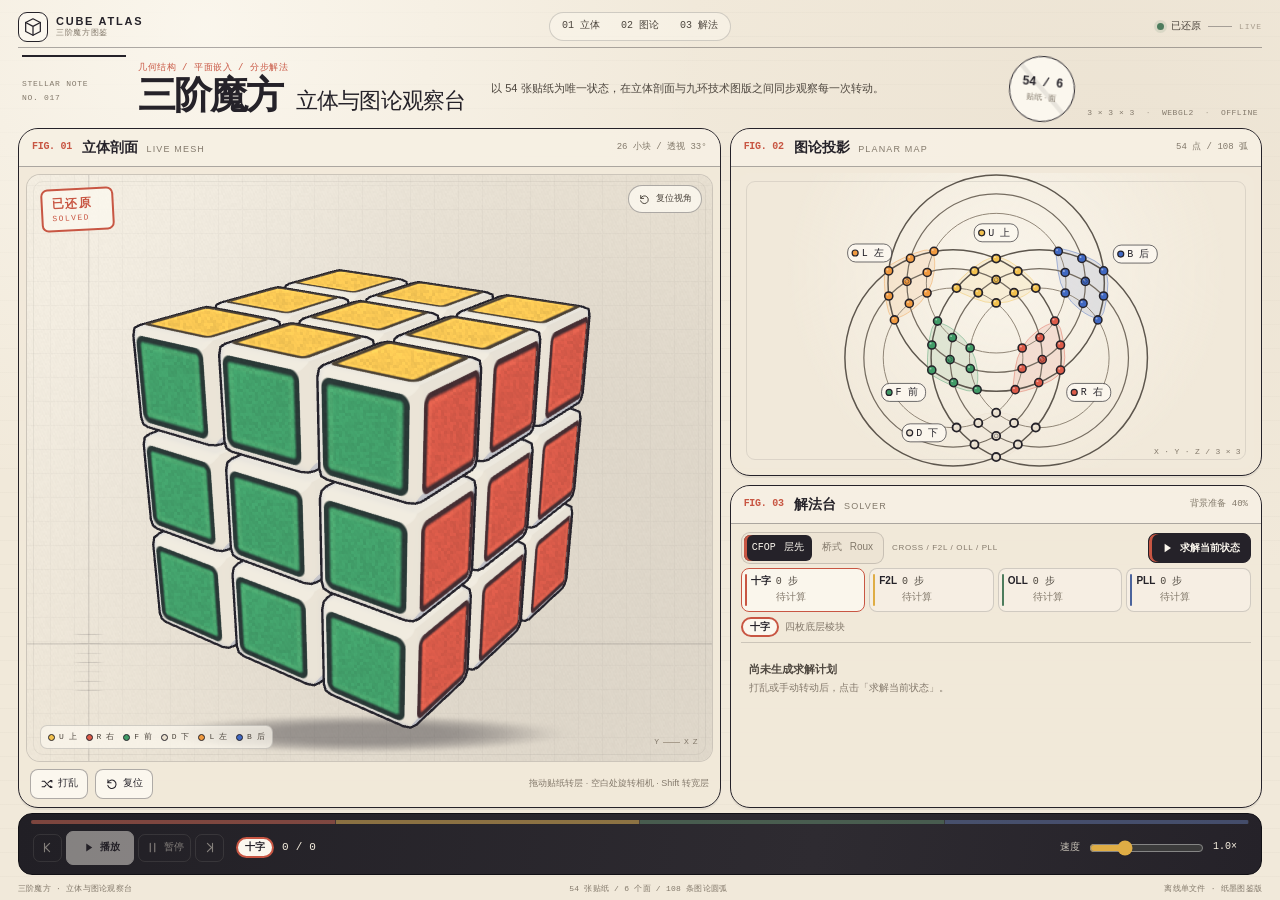
<file: index.html>
<!doctype html>
<html lang="zh-CN">
<head>
  <meta charset="utf-8">
  <meta name="viewport" content="width=device-width, initial-scale=1, viewport-fit=cover">
  <meta name="color-scheme" content="light">
  <meta name="theme-color" content="#f1e9da">
  <title>三阶魔方 · 立体与图论观察台</title>
  <style>
:root {
  --paper: #f1e9da;
  --paper-light: #fbf7ee;
  --paper-dark: #e8decd;
  --ink: #252229;
  --ink-soft: #4d463e;
  --ink-muted: #83796b;
  --ink-faint: #a89d8d;
  --rust: #c85643;
  --gold: #dfad45;
  --leaf: #4d7c5d;
  --cobalt: #4b639c;
  --plum: #805b82;
  --face-u: #f2c14e;
  --face-r: #dd5b49;
  --face-f: #409b67;
  --face-d: #f5eddc;
  --face-l: #f09a40;
  --face-b: #4068c2;
  --line: rgba(37, 34, 41, 0.18);
  --line-strong: rgba(37, 34, 41, 0.36);
  --font-sans: "PingFang SC", "Microsoft YaHei", "Noto Sans CJK SC", "Source Han Sans SC", sans-serif;
  --font-mono: ui-monospace, "SFMono-Regular", Consolas, "Liberation Mono", "Microsoft YaHei", monospace;
  --font-display: "Arial Narrow", "Helvetica Neue", "PingFang SC", "Microsoft YaHei", sans-serif;
  --fs-title: 38px;
  --fs-panel: 14px;
  --fs-body: 12px;
  --fs-small: 10px;
  --fs-meta: 9px;
  --panel-radius: 20px;
  --panel-pad: 11px;
}

* {
  box-sizing: border-box;
}

html {
  min-width: 0;
  background: var(--paper);
  scroll-behavior: smooth;
}

body {
  margin: 0;
  min-width: 320px;
  min-height: 100vh;
  color: var(--ink);
  font-family: var(--font-sans);
  font-size: var(--fs-body);
  line-height: 1.45;
  background:
    radial-gradient(circle at 16% 3%, rgba(251, 247, 238, 0.92), transparent 31rem),
    radial-gradient(circle at 87% 17%, rgba(232, 222, 205, 0.55), transparent 28rem),
    repeating-linear-gradient(0deg, transparent 0 23px, rgba(37, 34, 41, 0.022) 23px 24px),
    var(--paper);
  -webkit-font-smoothing: antialiased;
  text-rendering: optimizeLegibility;
}

body::before {
  content: "";
  position: fixed;
  inset: 0;
  pointer-events: none;
  z-index: 0;
  opacity: 0.36;
  background-image:
    radial-gradient(rgba(37, 34, 41, 0.08) 0.5px, transparent 0.7px),
    radial-gradient(rgba(251, 247, 238, 0.8) 0.5px, transparent 0.7px);
  background-position: 0 0, 2px 3px;
  background-size: 4px 4px;
}

button,
input {
  font: inherit;
}

button {
  color: inherit;
}

button,
a,
input[type="range"] {
  -webkit-tap-highlight-color: transparent;
}

button:focus-visible,
a:focus-visible,
input:focus-visible,
[tabindex]:focus-visible {
  outline: 2px solid var(--cobalt);
  outline-offset: 3px;
}

button:disabled {
  cursor: not-allowed;
  opacity: 0.46;
}

a {
  color: inherit;
}

.sr-only {
  position: absolute !important;
  width: 1px !important;
  height: 1px !important;
  padding: 0 !important;
  margin: -1px !important;
  overflow: hidden !important;
  clip: rect(0, 0, 0, 0) !important;
  white-space: nowrap !important;
  border: 0 !important;
}

.page-shell {
  position: relative;
  z-index: 1;
  display: flex;
  flex-direction: column;
  gap: 5px;
  width: min(100%, 1480px);
  min-height: 100vh;
  margin: 0 auto;
  padding: 6px 18px 4px;
}

.site-header {
  display: grid;
  grid-template-columns: minmax(180px, 1fr) auto minmax(180px, 1fr);
  align-items: center;
  min-height: 42px;
  border-bottom: 1px solid var(--line-strong);
}

.brand {
  display: inline-flex;
  align-items: center;
  gap: 8px;
  width: max-content;
  text-decoration: none;
}

.brand-mark {
  display: grid;
  place-items: center;
  width: 30px;
  height: 30px;
  border: 1px solid var(--ink);
  border-radius: 9px;
  background: var(--paper-light);
}

.brand-mark svg {
  fill: none;
  stroke: var(--ink);
  stroke-width: 1.35;
  stroke-linecap: round;
  stroke-linejoin: round;
}

.brand-copy {
  display: grid;
  gap: 0;
}

.brand-copy b {
  font-family: var(--font-display);
  font-size: 11px;
  line-height: 1.2;
  letter-spacing: 0.16em;
}

.brand-copy small {
  color: var(--ink-muted);
  font-size: 8px;
  line-height: 1.2;
  letter-spacing: 0.08em;
}

.section-nav {
  display: flex;
  align-items: center;
  justify-content: center;
  gap: 1px;
  border: 1px solid var(--line);
  border-radius: 999px;
  padding: 2px;
  background: rgba(251, 247, 238, 0.5);
}

.section-nav a {
  padding: 4px 10px;
  color: var(--ink-soft);
  font-family: var(--font-mono);
  font-size: var(--fs-small);
  text-decoration: none;
  border-radius: 999px;
}

.section-nav a:hover {
  color: var(--ink);
  background: var(--paper-light);
}

.live-status {
  display: flex;
  align-items: center;
  justify-content: flex-end;
  gap: 7px;
  color: var(--ink-soft);
  font-size: var(--fs-small);
  white-space: nowrap;
}

.status-lamp {
  width: 7px;
  height: 7px;
  border-radius: 50%;
  background: var(--leaf);
  box-shadow: 0 0 0 3px rgba(77, 124, 93, 0.12);
}

.status-lamp.is-scrambled {
  background: var(--rust);
  box-shadow: 0 0 0 3px rgba(200, 86, 67, 0.12);
}

.live-rule {
  width: 24px;
  height: 1px;
  background: var(--line-strong);
}

.live-label {
  font-family: var(--font-mono);
  color: var(--ink-faint);
  font-size: 8px;
  letter-spacing: 0.12em;
}

main {
  display: flex;
  flex: 1 1 auto;
  min-height: 0;
  flex-direction: column;
  gap: 5px;
}

.hero {
  position: relative;
  display: grid;
  grid-template-columns: 104px minmax(0, 1fr) auto;
  gap: 12px;
  align-items: center;
  min-height: 70px;
  padding: 2px 4px 1px;
}

.hero-index {
  display: grid;
  align-content: center;
  gap: 2px;
  align-self: stretch;
  padding-top: 3px;
  border-top: 2px solid var(--ink);
  color: var(--ink-muted);
  font-family: var(--font-mono);
  font-size: 8px;
  letter-spacing: 0.09em;
}

.hero-main {
  display: flex;
  align-items: center;
  gap: clamp(14px, 2vw, 34px);
  min-width: 0;
}

.hero-title {
  flex: 0 0 auto;
}

.eyebrow {
  margin: 0 0 1px;
  color: var(--rust);
  font-family: var(--font-mono);
  font-size: var(--fs-meta);
  letter-spacing: 0.06em;
}

.hero h1 {
  display: flex;
  align-items: baseline;
  gap: 14px;
  margin: 0;
  font-family: var(--font-display);
  font-size: var(--fs-title);
  font-weight: 650;
  line-height: 1.02;
  letter-spacing: -0.055em;
  white-space: nowrap;
}

.hero h1 span {
  font-family: var(--font-sans);
  font-size: clamp(16px, 1.7vw, 24px);
  font-weight: 500;
  letter-spacing: -0.035em;
}

.hero-intro {
  max-width: 430px;
  margin: 0;
  color: var(--ink-soft);
  font-size: 11px;
  line-height: 1.55;
}

.seal {
  display: grid;
  place-items: center;
  flex: 0 0 auto;
  width: 66px;
  height: 66px;
  margin-left: auto;
  border: 1px solid var(--ink);
  border-radius: 50%;
  background:
    linear-gradient(45deg, transparent 47%, rgba(37, 34, 41, 0.09) 48% 52%, transparent 53%),
    var(--paper-light);
  transform: rotate(5deg);
}

.seal-number {
  align-self: end;
  font-family: var(--font-mono);
  font-size: 12px;
  font-weight: 700;
  letter-spacing: -0.04em;
}

.seal-caption {
  align-self: start;
  color: var(--ink-muted);
  font-size: 8px;
}

.hero-meta {
  display: flex;
  gap: 11px;
  align-self: end;
  justify-self: end;
  padding-bottom: 3px;
  color: var(--ink-muted);
  font-family: var(--font-mono);
  font-size: 8px;
  letter-spacing: 0.06em;
}

.hero-meta span + span::before {
  content: "·";
  margin-right: 11px;
  color: var(--ink-faint);
}

.workbench {
  display: grid;
  grid-template-columns: minmax(0, 1.32fr) minmax(0, 1fr);
  gap: 9px;
  height: clamp(644px, calc(100vh - 220px), 690px);
  min-height: 0;
}

.panel {
  display: flex;
  min-width: 0;
  min-height: 0;
  flex-direction: column;
  overflow: hidden;
  border: 1px solid var(--ink);
  border-radius: var(--panel-radius);
  background: rgba(241, 233, 218, 0.92);
  box-shadow: 0 2px 0 rgba(37, 34, 41, 0.06);
}

.panel-header {
  display: grid;
  grid-template-columns: auto minmax(0, 1fr) auto;
  align-items: center;
  gap: 10px;
  min-height: 38px;
  padding: 0 13px;
  border-bottom: 1px solid var(--line-strong);
  background: rgba(251, 247, 238, 0.45);
}

.figure-no {
  color: var(--rust);
  font-family: var(--font-mono);
  font-size: var(--fs-small);
  font-weight: 700;
  letter-spacing: -0.03em;
}

.panel-name {
  display: flex;
  align-items: baseline;
  gap: 8px;
  min-width: 0;
}

.panel-name h2 {
  margin: 0;
  font-size: var(--fs-panel);
  font-weight: 650;
  letter-spacing: 0.01em;
  white-space: nowrap;
}

.panel-name span {
  overflow: hidden;
  color: var(--ink-muted);
  font-family: var(--font-display);
  font-size: 9px;
  letter-spacing: 0.13em;
  text-overflow: ellipsis;
  white-space: nowrap;
}

.panel-meta {
  color: var(--ink-muted);
  font-family: var(--font-mono);
  font-size: var(--fs-meta);
  white-space: nowrap;
}

.mesh-panel {
  min-height: 0;
}

.mesh-stage {
  position: relative;
  flex: 1 1 auto;
  min-height: 0;
  margin: 7px 7px 0;
  overflow: hidden;
  border: 1px solid var(--line);
  border-radius: 14px;
  background: var(--paper);
}

#cubeCanvas,
#graphCanvas {
  display: block;
  width: 100%;
  height: 100%;
  touch-action: none;
  user-select: none;
  -webkit-user-select: none;
}

.mesh-stage::after {
  content: "";
  position: absolute;
  inset: 6px;
  pointer-events: none;
  border: 1px solid rgba(37, 34, 41, 0.06);
  border-radius: 10px;
}

.view-reset {
  position: absolute;
  z-index: 3;
  top: 10px;
  right: 10px;
  display: inline-flex;
  align-items: center;
  gap: 5px;
  min-height: 28px;
  padding: 4px 9px;
  border: 1px solid var(--line-strong);
  border-radius: 999px;
  background: rgba(251, 247, 238, 0.86);
  color: var(--ink-soft);
  font-size: 9px;
  cursor: pointer;
}

.view-reset:hover {
  color: var(--ink);
  border-color: var(--ink);
}

.view-reset svg,
.text-button svg,
.solve-button svg,
.transport-button svg {
  fill: none;
  stroke: currentColor;
  stroke-width: 1.5;
  stroke-linecap: round;
  stroke-linejoin: round;
}

.view-reset svg {
  width: 13px;
  height: 13px;
}

.solved-seal {
  position: absolute;
  z-index: 2;
  top: 13px;
  left: 14px;
  display: grid;
  gap: 0;
  min-width: 73px;
  padding: 5px 9px;
  border: 2px solid var(--rust);
  border-radius: 7px;
  color: var(--rust);
  background: rgba(251, 247, 238, 0.84);
  transform: rotate(-3deg);
  transition: opacity 0.24s ease, transform 0.24s ease;
}

.solved-seal.is-hidden {
  opacity: 0;
  transform: translateY(-4px) rotate(-3deg);
  pointer-events: none;
}

.solved-seal span {
  font-size: 12px;
  font-weight: 700;
  letter-spacing: 0.12em;
}

.solved-seal small {
  font-family: var(--font-mono);
  font-size: 8px;
  letter-spacing: 0.18em;
}

.turn-readout,
.graph-turn-note {
  min-height: 22px;
  padding: 3px 8px;
  border: 1px solid rgba(37, 34, 41, 0.24);
  border-radius: 999px;
  background: rgba(251, 247, 238, 0.9);
  color: var(--ink);
  font-size: var(--fs-small);
  line-height: 1.4;
  white-space: nowrap;
}

.turn-readout {
  position: absolute;
  z-index: 2;
  left: 50%;
  bottom: 12px;
  opacity: 0;
  transform: translate(-50%, 5px);
  transition: opacity 0.16s ease, transform 0.16s ease;
  pointer-events: none;
}

.turn-readout.is-visible {
  opacity: 1;
  transform: translate(-50%, 0);
}

.mesh-legend {
  position: absolute;
  z-index: 2;
  left: 13px;
  bottom: 12px;
  display: flex;
  flex-wrap: wrap;
  gap: 4px 9px;
  max-width: calc(100% - 130px);
  padding: 5px 7px;
  border: 1px solid rgba(37, 34, 41, 0.18);
  border-radius: 7px;
  background: rgba(251, 247, 238, 0.72);
  color: var(--ink-soft);
  font-family: var(--font-mono);
  font-size: 8px;
}

.mesh-legend span {
  display: inline-flex;
  align-items: center;
  gap: 4px;
  white-space: nowrap;
}

.color-dot {
  display: inline-block;
  width: 7px;
  height: 7px;
  border: 1px solid var(--ink);
  border-radius: 50%;
}

.face-U { background: var(--face-u); }
.face-R { background: var(--face-r); }
.face-F { background: var(--face-f); }
.face-D { background: #e9dfce; }
.face-L { background: var(--face-l); }
.face-B { background: var(--face-b); }

.mesh-coordinates {
  position: absolute;
  z-index: 2;
  right: 14px;
  bottom: 13px;
  display: flex;
  align-items: center;
  gap: 4px;
  color: var(--ink-muted);
  font-family: var(--font-mono);
  font-size: 8px;
}

.mesh-coordinates i {
  width: 17px;
  height: 1px;
  background: var(--ink-faint);
}

.mesh-actions {
  display: flex;
  align-items: center;
  gap: 7px;
  min-height: 45px;
  padding: 5px 11px 7px;
}

.text-button {
  display: inline-flex;
  align-items: center;
  justify-content: center;
  gap: 4px;
  min-width: 57px;
  min-height: 30px;
  padding: 4px 9px;
  border: 1px solid var(--line-strong);
  border-radius: 8px;
  background: var(--paper-light);
  color: var(--ink);
  font-size: var(--fs-small);
  cursor: pointer;
}

.text-button:hover {
  border-color: var(--ink);
  background: #fffdf8;
}

.text-button:active,
.solve-button:active {
  transform: translateY(1px);
}

.text-button svg {
  width: 14px;
  height: 14px;
}

.gesture-note {
  margin: 0 0 0 auto;
  color: var(--ink-muted);
  font-size: 9px;
  text-align: right;
}

.webgl-fallback {
  position: absolute;
  inset: 0;
  z-index: 4;
  display: grid;
  align-content: center;
  justify-items: center;
  gap: 5px;
  padding: 24px;
  background: var(--paper);
  text-align: center;
}

.webgl-fallback[hidden] {
  display: none;
}

.webgl-fallback b {
  font-size: 14px;
}

.webgl-fallback span {
  max-width: 320px;
  color: var(--ink-muted);
  font-size: 11px;
}

.right-stack {
  display: grid;
  grid-template-rows: 348px minmax(0, 1fr);
  gap: 9px;
  min-height: 0;
}

.graph-panel {
  min-height: 0;
}

.graph-stage {
  position: relative;
  flex: 1 1 auto;
  min-height: 0;
  margin: 6px 7px 7px;
  overflow: hidden;
  border-radius: 13px;
  background:
    radial-gradient(circle at 52% 34%, rgba(251, 247, 238, 0.8), transparent 66%),
    var(--paper);
}

.graph-stage::before {
  content: "";
  position: absolute;
  inset: 8px;
  pointer-events: none;
  border: 1px solid rgba(37, 34, 41, 0.1);
  border-radius: 9px;
}

.graph-axis-note {
  position: absolute;
  right: 13px;
  bottom: 10px;
  color: var(--ink-muted);
  font-family: var(--font-mono);
  font-size: 8px;
  letter-spacing: 0.04em;
}

.graph-turn-note {
  position: absolute;
  z-index: 3;
  top: 9px;
  left: 11px;
  opacity: 0;
  transform: translateY(-3px);
  transition: opacity 0.14s ease, transform 0.14s ease;
  pointer-events: none;
}

.graph-turn-note.is-visible {
  opacity: 1;
  transform: translateY(0);
}

.solver-panel {
  min-height: 0;
}

.solver-body {
  display: flex;
  flex: 1 1 auto;
  min-height: 0;
  flex-direction: column;
  gap: 4px;
  padding: 8px 10px 9px;
}

.solver-toolbar {
  display: flex;
  align-items: center;
  gap: 8px;
  min-height: 30px;
}

.method-switch {
  display: inline-flex;
  gap: 2px;
  padding: 2px;
  border: 1px solid var(--line);
  border-radius: 9px;
  background: rgba(232, 222, 205, 0.5);
}

.method-subtitle {
  min-width: 0;
  overflow: hidden;
  color: var(--ink-muted);
  font-family: var(--font-display);
  font-size: 8px;
  letter-spacing: 0.08em;
  text-overflow: ellipsis;
  white-space: nowrap;
}

.method-button {
  min-height: 26px;
  padding: 2px 8px;
  border: 0;
  border-radius: 6px;
  background: transparent;
  color: var(--ink-muted);
  font-family: var(--font-mono);
  font-size: 10px;
  cursor: pointer;
}

.method-button small {
  margin-left: 2px;
  font-family: var(--font-sans);
  font-size: 10px;
}

.method-button.active {
  background: var(--ink);
  color: var(--paper-light);
  box-shadow: inset 3px 0 0 var(--rust);
}

.solve-button {
  display: inline-flex;
  align-items: center;
  justify-content: center;
  gap: 5px;
  min-height: 30px;
  margin-left: auto;
  padding: 3px 10px;
  border: 1px solid var(--ink);
  border-radius: 8px;
  background: var(--ink);
  color: var(--paper-light);
  box-shadow: inset 3px 0 0 var(--rust);
  font-size: 10px;
  font-weight: 650;
  cursor: pointer;
}

.solve-button:hover {
  background: #111014;
}

.solve-button svg {
  width: 16px;
  height: 16px;
  stroke: none;
  fill: currentColor;
}

.stage-cards {
  display: grid;
  grid-template-columns: repeat(4, minmax(0, 1fr));
  gap: 4px;
  min-height: 44px;
}

.stage-card {
  position: relative;
  display: grid;
  grid-template-columns: auto 1fr;
  align-content: center;
  gap: 1px 5px;
  min-width: 0;
  min-height: 42px;
  padding: 4px 6px 4px 9px;
  border: 1px solid var(--line);
  border-radius: 8px;
  background: rgba(251, 247, 238, 0.45);
}

.stage-card::before {
  content: "";
  position: absolute;
  top: 5px;
  bottom: 5px;
  left: 3px;
  width: 2px;
  border-radius: 2px;
  background: var(--stage-color);
}

.stage-card.is-current {
  border-color: var(--stage-color);
  background: rgba(251, 247, 238, 0.95);
}

.stage-card b {
  font-size: 10px;
  line-height: 1.2;
}

.stage-card .stage-steps {
  align-self: center;
  color: var(--ink-soft);
  font-family: var(--font-mono);
  font-size: 10px;
  white-space: nowrap;
}

.stage-card .stage-percent {
  grid-column: 2;
  color: var(--ink-muted);
  font-family: var(--font-mono);
  font-size: 10px;
}

.stage-caption {
  display: flex;
  align-items: center;
  gap: 6px;
  min-height: 22px;
  color: var(--ink-soft);
  font-size: 10px;
  white-space: nowrap;
}

.caption-chip,
.progress-stage {
  display: inline-flex;
  align-items: center;
  min-height: 20px;
  padding: 1px 7px;
  border-radius: 999px;
  border: 2px solid var(--stage-color, var(--rust));
  background: var(--paper-light);
  color: var(--ink);
  font-size: 10px;
  font-weight: 650;
  white-space: nowrap;
}

.stage-caption #stageNote {
  overflow: hidden;
  color: var(--ink-muted);
  text-overflow: ellipsis;
}

.pause-badge {
  margin-left: auto;
  padding: 1px 7px;
  border: 1px solid var(--gold);
  border-radius: 999px;
  color: #765713;
  background: rgba(223, 173, 69, 0.14);
  font-size: 10px;
  white-space: nowrap;
}

.step-list {
  flex: 1 1 auto;
  min-height: 140px;
  margin: 0;
  padding: 0 4px 0 0;
  overflow-x: hidden;
  overflow-y: auto;
  scrollbar-gutter: stable;
  border-top: 1px solid var(--line);
  list-style: none;
  overscroll-behavior: contain;
}

.step-list::-webkit-scrollbar {
  width: 8px;
}

.step-list::-webkit-scrollbar-track {
  background: rgba(37, 34, 41, 0.05);
  border-radius: 10px;
}

.step-list::-webkit-scrollbar-thumb {
  background: rgba(77, 70, 62, 0.46);
  border: 2px solid var(--paper);
  border-radius: 10px;
}

.step-empty {
  display: grid;
  align-content: center;
  justify-items: start;
  gap: 3px;
  min-height: 72px;
  padding: 12px 8px;
  color: var(--ink-muted);
  font-size: 10px;
}

.step-empty b {
  color: var(--ink-soft);
  font-size: 11px;
  font-weight: 600;
}

.stage-group-title {
  display: flex;
  align-items: center;
  gap: 5px;
  min-height: 14px;
  padding: 0 5px;
  color: var(--ink-soft);
  font-size: 10px;
  font-weight: 650;
  letter-spacing: 0.04em;
  list-style: none;
}

.stage-group-title i {
  width: 7px;
  height: 7px;
  border-radius: 2px;
  background: var(--stage-color);
}

.step-row {
  display: grid;
  grid-template-columns: 42px minmax(0, 1fr) 16px;
  align-items: center;
  gap: 6px;
  width: 100%;
  min-height: 15px;
  margin: 0;
  padding: 0 5px;
  border: 0;
  border-left: 2px solid transparent;
  border-radius: 4px;
  background: transparent;
  color: var(--ink-soft);
  text-align: left;
}

.step-row:hover {
  background: transparent;
}

.step-token {
  color: var(--ink-soft);
  opacity: 0.78;
  font-family: var(--font-mono);
  font-size: 11px;
  font-weight: 700;
  line-height: 1.2;
  text-align: center;
}

.step-description {
  min-width: 0;
  font-size: 10px;
  line-height: 1.12;
  overflow-wrap: anywhere;
}

.step-check {
  color: var(--leaf);
  font-size: 10px;
  text-align: right;
  opacity: 0;
}

.step-row.is-complete {
  background: rgba(77, 124, 93, 0.075);
}

.step-row.is-complete .step-token {
  color: var(--ink-soft);
  opacity: 1;
}

.step-row.is-complete .step-check {
  opacity: 1;
}

.step-row.is-current {
  border-left-color: var(--step-color);
  background: rgba(251, 247, 238, 0.95);
  color: var(--ink);
}

.step-row.is-current .step-token {
  color: var(--step-color);
  opacity: 1;
}

.playbar {
  position: relative;
  flex: 0 0 auto;
  min-height: 60px;
  border: 1px solid #121116;
  border-radius: 14px;
  background:
    linear-gradient(100deg, #211f25, #2e2b31 64%, #252229);
  color: #f6efdf;
  overflow: hidden;
}

.playbar-progress {
  position: absolute;
  top: 6px;
  right: 12px;
  left: 12px;
  height: 4px;
  overflow: hidden;
  border-radius: 5px;
  background: rgba(246, 239, 223, 0.12);
}

.stage-ruler,
.play-progress {
  position: absolute;
  inset: 0;
}

.stage-ruler {
  display: flex;
}

.stage-ruler span {
  height: 100%;
  background: var(--stage-color);
  opacity: 0.47;
  border-right: 1px solid rgba(37, 34, 41, 0.8);
}

.play-progress {
  width: 0;
  background: rgba(246, 239, 223, 0.82);
  transform-origin: left center;
}

.playbar-main {
  display: flex;
  align-items: center;
  gap: 12px;
  min-height: 60px;
  padding: 12px 14px 5px;
}

.transport {
  display: flex;
  align-items: center;
  gap: 4px;
}

.transport-button {
  display: inline-flex;
  align-items: center;
  justify-content: center;
  gap: 4px;
  min-width: 27px;
  min-height: 28px;
  padding: 3px 6px;
  border: 1px solid rgba(246, 239, 223, 0.22);
  border-radius: 7px;
  background: transparent;
  color: #f6efdf;
  font-size: 10px;
  cursor: pointer;
}

.transport-button:hover:not(:disabled) {
  border-color: rgba(246, 239, 223, 0.58);
  background: rgba(246, 239, 223, 0.08);
}

.transport-button.primary {
  min-width: 68px;
  min-height: 34px;
  border-color: var(--paper-light);
  background: var(--paper-light);
  color: var(--ink);
  font-weight: 650;
}

.transport-button svg {
  width: 15px;
  height: 15px;
}

.transport-button.primary svg {
  fill: currentColor;
  stroke: none;
}

.play-readout {
  display: flex;
  align-items: center;
  gap: 8px;
  min-width: 126px;
}

.progress-stage {
  background: var(--paper-light);
}

.step-counter {
  font-family: var(--font-mono);
  font-size: 11px;
  font-variant-numeric: tabular-nums;
  letter-spacing: 0.02em;
  white-space: nowrap;
}

.speed-control {
  display: flex;
  align-items: center;
  gap: 7px;
  margin-left: auto;
  color: rgba(246, 239, 223, 0.78);
  font-size: 10px;
  white-space: nowrap;
}

.speed-control input {
  width: clamp(92px, 9vw, 138px);
  height: 20px;
  accent-color: var(--gold);
  cursor: pointer;
}

.speed-control output {
  min-width: 34px;
  color: #f6efdf;
  font-family: var(--font-mono);
  font-size: 10px;
}

.site-footer {
  display: flex;
  align-items: center;
  justify-content: space-between;
  gap: 12px;
  min-height: 14px;
  color: var(--ink-muted);
  font-family: var(--font-mono);
  font-size: 8px;
  letter-spacing: 0.03em;
}

.site-footer p {
  margin: 0;
}

@media (min-width: 1121px) and (max-height: 899px) {
  .workbench {
    height: 680px;
  }

  .site-footer {
    padding-bottom: 4px;
  }
}

@media (max-width: 1120px) {
  .page-shell {
    gap: 7px;
  }

  .site-header {
    grid-template-columns: minmax(150px, 1fr) auto minmax(150px, 1fr);
  }

  .hero {
    grid-template-columns: 78px minmax(0, 1fr);
    min-height: 84px;
  }

  .hero-meta {
    display: none;
  }

  .hero h1 {
    font-size: 34px;
  }

  .workbench {
    grid-template-columns: minmax(0, 1fr);
    grid-template-rows: 410px 356px;
    height: auto;
  }

  .right-stack {
    grid-template-columns: minmax(0, 1fr) minmax(0, 1fr);
    grid-template-rows: minmax(0, 1fr);
    min-height: 0;
  }

  .graph-panel {
    min-height: 350px;
  }

  .solver-panel {
    min-height: 350px;
  }

  .gesture-note {
    max-width: 54%;
  }
}

@media (max-width: 820px) {
  .page-shell {
    padding: 7px 10px 5px;
  }

  .site-header {
    grid-template-columns: minmax(0, 1fr) auto;
    gap: 8px;
  }

  .section-nav {
    display: none;
  }

  .hero {
    grid-template-columns: 1fr;
    gap: 3px;
    min-height: 105px;
  }

  .hero-index {
    display: none;
  }

  .hero-main {
    flex-wrap: wrap;
    gap: 6px 12px;
  }

  .hero-title {
    flex: 1 1 auto;
  }

  .hero h1 {
    display: block;
    font-size: 31px;
    line-height: 1.03;
    white-space: normal;
  }

  .hero h1 span {
    display: block;
    margin-top: 2px;
    font-size: 19px;
    letter-spacing: -0.03em;
  }

  .hero-intro {
    order: 3;
    flex: 1 1 100%;
    max-width: 100%;
    font-size: 10px;
  }

  .seal {
    width: 58px;
    height: 58px;
  }

  .workbench {
    grid-template-columns: minmax(0, 1fr);
    grid-template-rows: 436px auto;
    gap: 8px;
  }

  .right-stack {
    grid-template-columns: minmax(0, 1fr);
    grid-template-rows: 350px auto;
    gap: 8px;
  }

  .solver-panel {
    min-height: 420px;
  }

  .mesh-actions {
    min-height: 48px;
  }

  .gesture-note {
    max-width: none;
    font-size: 8px;
  }

  .playbar {
    min-height: 92px;
  }

  .playbar-main {
    flex-wrap: wrap;
    gap: 7px 10px;
    min-height: 90px;
    padding: 13px 10px 7px;
  }

  .transport {
    gap: 3px;
  }

  .transport-button {
    min-width: 28px;
    min-height: 30px;
  }

  .transport-button.primary {
    min-width: 58px;
  }

  .play-readout {
    min-width: 104px;
  }

  .speed-control {
    flex: 1 1 100%;
    margin-left: 0;
    justify-content: flex-end;
    border-top: 1px solid rgba(246, 239, 223, 0.13);
    padding-top: 5px;
  }

  .speed-control input {
    flex: 1 1 auto;
    max-width: 210px;
  }

  .site-footer {
    flex-wrap: wrap;
    row-gap: 2px;
    font-size: 8px;
  }

  .site-footer p:nth-child(2) {
    display: none;
  }
}

@media (max-width: 430px) {
  .page-shell {
    padding-right: 8px;
    padding-left: 8px;
  }

  .panel-header {
    gap: 7px;
    padding: 0 10px;
  }

  .panel-meta {
    display: none;
  }

  .mesh-stage {
    margin: 5px 5px 0;
  }

  .mesh-legend {
    left: 9px;
    bottom: 9px;
    gap: 3px 7px;
    max-width: calc(100% - 24px);
  }

  .mesh-coordinates {
    display: none;
  }

  .view-reset span {
    display: none;
  }

  .view-reset {
    width: 28px;
    padding: 4px;
    justify-content: center;
  }

  .solved-seal {
    top: 9px;
    left: 9px;
  }

  .mesh-actions {
    gap: 5px;
    padding-right: 8px;
    padding-left: 8px;
  }

  .gesture-note {
    display: none;
  }

  .right-stack {
    grid-template-rows: 348px auto;
  }

  .graph-stage {
    margin: 5px 5px 6px;
  }

  .solver-body {
    padding-right: 7px;
    padding-left: 7px;
  }

  .method-button {
    padding-right: 6px;
    padding-left: 6px;
  }

  .method-button small {
    display: none;
  }

  .solver-toolbar {
    flex-wrap: wrap;
  }

  .method-subtitle {
    order: 3;
    flex: 1 0 100%;
    padding-top: 2px;
    border-top: 1px solid var(--line);
  }

  .solve-button {
    padding-right: 8px;
    padding-left: 8px;
  }

  .stage-card {
    padding-left: 7px;
  }

  .stage-card .stage-steps {
    font-size: 10px;
  }

  .stage-caption #stageNote {
    font-size: 9px;
  }

  .step-row {
    grid-template-columns: 38px minmax(0, 1fr) 14px;
    gap: 4px;
  }

  .playbar-main {
    gap: 6px;
  }

  .play-readout {
    min-width: 96px;
    gap: 5px;
  }

  .transport-button span {
    display: none;
  }

  .transport-button.primary {
    min-width: 34px;
  }

  .speed-control {
    font-size: 9px;
  }

  .speed-control input {
    width: 100px;
  }
}

@media (prefers-reduced-motion: reduce) {
  *,
  *::before,
  *::after {
    scroll-behavior: auto !important;
    transition-duration: 0.001ms !important;
    animation-duration: 0.001ms !important;
    animation-iteration-count: 1 !important;
  }
}
  </style>
</head>
<body>
  <div class="page-shell">
    <header class="site-header" aria-label="页眉">
      <a class="brand" href="#top" aria-label="三阶魔方观察台首页">
        <span class="brand-mark" aria-hidden="true">
          <svg viewBox="0 0 24 24" width="22" height="22"><path d="M4 7.1 12 3l8 4.1v9.8L12 21l-8-4.1Z"/><path d="m4 7.1 8 4.2 8-4.2M12 11.3V21"/></svg>
        </span>
        <span class="brand-copy"><b>CUBE ATLAS</b><small>三阶魔方图鉴</small></span>
      </a>
      <nav class="section-nav" aria-label="章节导航">
        <a href="#mesh">01 立体</a>
        <a href="#map">02 图论</a>
        <a href="#solver">03 解法</a>
      </nav>
      <div class="live-status" title="当前魔方状态">
        <span class="status-lamp" id="statusLamp" aria-hidden="true"></span>
        <span id="headerStatus">已还原</span>
        <span class="live-rule" aria-hidden="true"></span>
        <span class="live-label">LIVE</span>
      </div>
    </header>

    <main id="top">
      <section class="hero" aria-labelledby="pageTitle">
        <div class="hero-index" aria-hidden="true">
          <span>STELLAR NOTE</span>
          <span>NO. 017</span>
        </div>
        <div class="hero-main">
          <div class="hero-title">
            <p class="eyebrow">几何结构 / 平面嵌入 / 分步解法</p>
            <h1 id="pageTitle">三阶魔方<span>立体与图论观察台</span></h1>
          </div>
          <p class="hero-intro">以 54 张贴纸为唯一状态，在立体剖面与九环技术图版之间同步观察每一次转动。</p>
          <div class="seal" aria-label="54 张贴纸，6 个面">
            <span class="seal-number">54 / 6</span>
            <span class="seal-caption">贴纸 · 面</span>
          </div>
        </div>
        <div class="hero-meta" aria-hidden="true">
          <span>3 × 3 × 3</span>
          <span>WEBGL2</span>
          <span>OFFLINE</span>
        </div>
      </section>

      <div class="workbench">
        <section class="panel mesh-panel" id="mesh" aria-labelledby="meshTitle">
          <header class="panel-header">
            <span class="figure-no">FIG. 01</span>
            <div class="panel-name">
              <h2 id="meshTitle">立体剖面</h2>
              <span>LIVE MESH</span>
            </div>
            <span class="panel-meta">26 小块 / 透视 33°</span>
          </header>
          <div class="mesh-stage" id="meshStage">
            <canvas id="cubeCanvas" role="img" aria-label="三阶魔方立体图，当前六面颜色与图论视图同步"></canvas>
            <div class="webgl-fallback" id="webglFallback" hidden>
              <b>三维画布不可用</b>
              <span>当前浏览器未能启动 WebGL 2。图论与求解功能仍可查看。</span>
            </div>
            <button class="view-reset" id="resetView" type="button" aria-label="复位三维视角" title="复位视角">
              <svg aria-hidden="true" viewBox="0 0 20 20"><path d="M4.2 8.1A6 6 0 1 1 4 12"/><path d="M4.2 3.8v4.5h4.5"/></svg>
              <span>复位视角</span>
            </button>
            <div class="solved-seal" id="solvedSeal" aria-live="polite">
              <span>已还原</span>
              <small>SOLVED</small>
            </div>
            <div class="turn-readout" id="turnReadout" aria-live="polite"></div>
            <div class="mesh-legend" aria-label="六面颜色图例">
              <span><i class="color-dot face-U"></i>U 上</span>
              <span><i class="color-dot face-R"></i>R 右</span>
              <span><i class="color-dot face-F"></i>F 前</span>
              <span><i class="color-dot face-D"></i>D 下</span>
              <span><i class="color-dot face-L"></i>L 左</span>
              <span><i class="color-dot face-B"></i>B 后</span>
            </div>
            <div class="mesh-coordinates" aria-hidden="true">
              <span>Y</span><i></i><span>X</span><span>Z</span>
            </div>
          </div>
          <div class="mesh-actions">
            <button class="text-button" id="scrambleButton" type="button">
              <svg aria-hidden="true" viewBox="0 0 20 20"><path d="M3 6h3.2l7.6 8H17M14.8 5H17v2.2M3 14h3.2l2.3-2.4M11.3 8.4 14 6h3M14.8 12.8V15H17"/></svg>
              <span>打乱</span>
            </button>
            <button class="text-button" id="resetButton" type="button">
              <svg aria-hidden="true" viewBox="0 0 20 20"><path d="M4.2 8.1A6 6 0 1 1 4 12"/><path d="M4.2 3.8v4.5h4.5"/></svg>
              <span>复位</span>
            </button>
            <p class="gesture-note">拖动贴纸转层 · 空白处旋转相机 · Shift 转宽层</p>
          </div>
        </section>

        <div class="right-stack">
          <section class="panel graph-panel" id="map" aria-labelledby="mapTitle">
            <header class="panel-header">
              <span class="figure-no">FIG. 02</span>
              <div class="panel-name">
                <h2 id="mapTitle">图论投影</h2>
                <span>PLANAR MAP</span>
              </div>
              <span class="panel-meta">54 点 / 108 弧</span>
            </header>
            <div class="graph-stage">
              <canvas id="graphCanvas" role="img" aria-label="三阶魔方的九环平面嵌入图，显示 54 个贴纸节点、108 条圆弧和六个面簇"></canvas>
              <span class="graph-axis-note" aria-hidden="true">X · Y · Z / 3 × 3</span>
              <div class="graph-turn-note" id="graphTurnNote"></div>
            </div>
          </section>

          <section class="panel solver-panel" id="solver" aria-labelledby="solverTitle">
            <header class="panel-header">
              <span class="figure-no">FIG. 03</span>
              <div class="panel-name">
                <h2 id="solverTitle">解法台</h2>
                <span>SOLVER</span>
              </div>
              <span class="panel-meta" id="solverReady">背景准备中</span>
            </header>
            <div class="solver-body">
              <div class="solver-toolbar">
                <div class="method-switch" role="group" aria-label="选择求解方法">
                  <button type="button" class="method-button active" data-method="CFOP" aria-pressed="true">CFOP <small>层先</small></button>
                  <button type="button" class="method-button" data-method="ROUX" aria-pressed="false">桥式 <small>Roux</small></button>
                </div>
                <span class="method-subtitle" id="methodSubtitle">CROSS / F2L / OLL / PLL</span>
                <button class="solve-button" id="solveButton" type="button">
                  <svg aria-hidden="true" viewBox="0 0 20 20"><path d="M7 4.6v10.8l8-5.4Z"/></svg>
                  <span>求解当前状态</span>
                </button>
              </div>
              <div class="stage-cards" id="stageCards" aria-label="阶段进度"></div>
              <div class="stage-caption" id="stageCaption">
                <span class="caption-chip" id="stageChip">十字</span>
                <span id="stageNote">从任意状态生成完整解法</span>
                <span class="pause-badge" id="pauseBadge" aria-live="polite" hidden>已暂停</span>
              </div>
              <ol class="step-list" id="stepList" tabindex="0" aria-label="求解步骤"></ol>
            </div>
          </section>
        </div>
      </div>

      <section class="playbar" aria-label="播放控制">
        <div class="playbar-progress" aria-hidden="true">
          <div class="stage-ruler" id="stageRuler"></div>
          <div class="play-progress" id="playProgress"></div>
        </div>
        <div class="playbar-main">
          <div class="transport" role="group" aria-label="步骤播放">
            <button class="transport-button" id="prevButton" type="button" aria-label="上一步">
              <svg aria-hidden="true" viewBox="0 0 20 20"><path d="M12.8 4.5 7.2 10l5.6 5.5M6 4.5v11"/></svg>
            </button>
            <button class="transport-button primary" id="playButton" type="button" aria-label="播放">
              <svg aria-hidden="true" viewBox="0 0 20 20"><path d="M7 4.8v10.4L15 10Z"/></svg>
              <span>播放</span>
            </button>
            <button class="transport-button" id="pauseButton" type="button" aria-label="暂停">
              <svg aria-hidden="true" viewBox="0 0 20 20"><path d="M7 4.5v11M13 4.5v11"/></svg>
              <span>暂停</span>
            </button>
            <button class="transport-button" id="nextButton" type="button" aria-label="下一步">
              <svg aria-hidden="true" viewBox="0 0 20 20"><path d="m7.2 4.5 5.6 5.5-5.6 5.5M14 4.5v11"/></svg>
            </button>
          </div>
          <div class="play-readout">
            <span class="progress-stage" id="progressStage">十字</span>
            <span class="step-counter" id="stepCounter" aria-live="polite">0 / 0</span>
          </div>
          <label class="speed-control" for="speedSlider">
            <span>速度</span>
            <input id="speedSlider" type="range" min="0.2" max="3" step="0.1" value="1" aria-label="播放速度，0.2 倍至 3 倍">
            <output id="speedValue" for="speedSlider">1.0×</output>
          </label>
        </div>
      </section>
    </main>

    <footer class="site-footer">
      <p>三阶魔方 · 立体与图论观察台</p>
      <p>54 张贴纸 / 6 个面 / 108 条图论圆弧</p>
      <p>离线单文件 · 纸墨图鉴版</p>
    </footer>
  </div>
  <div class="sr-only" id="liveAnnouncer" aria-live="polite"></div>
  <script>
/* glutil.js */
(function (root, factory) {
  const api = factory();
  if (typeof module === "object" && module.exports) module.exports = api;
  else (root.CubeLab = root.CubeLab || {}).GLUtil = api;
})(typeof globalThis !== "undefined" ? globalThis : this, function () {
  "use strict";

  const EPSILON = 1e-7;

  function clamp(value, min, max) {
    return Math.max(min, Math.min(max, value));
  }

  function lerp(a, b, t) {
    return a + (b - a) * t;
  }

  function smoothstep(edge0, edge1, x) {
    const t = clamp((x - edge0) / (edge1 - edge0), 0, 1);
    return t * t * (3 - 2 * t);
  }

  function easeInOutCubic(t) {
    return t < 0.5 ? 4 * t * t * t : 1 - Math.pow(-2 * t + 2, 3) / 2;
  }

  function identity() {
    return new Float32Array([
      1, 0, 0, 0,
      0, 1, 0, 0,
      0, 0, 1, 0,
      0, 0, 0, 1,
    ]);
  }

  function multiply(a, b) {
    const out = new Float32Array(16);
    for (let c = 0; c < 4; c += 1) {
      for (let r = 0; r < 4; r += 1) {
        out[c * 4 + r] =
          a[r] * b[c * 4] +
          a[4 + r] * b[c * 4 + 1] +
          a[8 + r] * b[c * 4 + 2] +
          a[12 + r] * b[c * 4 + 3];
      }
    }
    return out;
  }

  function multiplyMany(...matrices) {
    return matrices.reduce((acc, matrix) => multiply(acc, matrix), identity());
  }

  function translation(x, y, z) {
    return new Float32Array([
      1, 0, 0, 0,
      0, 1, 0, 0,
      0, 0, 1, 0,
      x, y, z, 1,
    ]);
  }

  function scaling(x, y = x, z = x) {
    return new Float32Array([
      x, 0, 0, 0,
      0, y, 0, 0,
      0, 0, z, 0,
      0, 0, 0, 1,
    ]);
  }

  function rotationX(angle) {
    const c = Math.cos(angle);
    const s = Math.sin(angle);
    return new Float32Array([
      1, 0, 0, 0,
      0, c, s, 0,
      0, -s, c, 0,
      0, 0, 0, 1,
    ]);
  }

  function rotationY(angle) {
    const c = Math.cos(angle);
    const s = Math.sin(angle);
    return new Float32Array([
      c, 0, -s, 0,
      0, 1, 0, 0,
      s, 0, c, 0,
      0, 0, 0, 1,
    ]);
  }

  function rotationZ(angle) {
    const c = Math.cos(angle);
    const s = Math.sin(angle);
    return new Float32Array([
      c, s, 0, 0,
      -s, c, 0, 0,
      0, 0, 1, 0,
      0, 0, 0, 1,
    ]);
  }

  function rotationAxis(axis, angle) {
    if (axis === "x" || axis === 0) return rotationX(angle);
    if (axis === "y" || axis === 1) return rotationY(angle);
    return rotationZ(angle);
  }

  function perspective(fovY, aspect, near, far) {
    const f = 1 / Math.tan(fovY / 2);
    const nf = 1 / (near - far);
    return new Float32Array([
      f / aspect, 0, 0, 0,
      0, f, 0, 0,
      0, 0, (far + near) * nf, -1,
      0, 0, 2 * far * near * nf, 0,
    ]);
  }

  function lookAt(eye, center, up) {
    let zx = eye[0] - center[0];
    let zy = eye[1] - center[1];
    let zz = eye[2] - center[2];
    let length = Math.hypot(zx, zy, zz);
    zx /= length;
    zy /= length;
    zz /= length;

    let xx = up[1] * zz - up[2] * zy;
    let xy = up[2] * zx - up[0] * zz;
    let xz = up[0] * zy - up[1] * zx;
    length = Math.hypot(xx, xy, xz) || 1;
    xx /= length;
    xy /= length;
    xz /= length;

    const yx = zy * xz - zz * xy;
    const yy = zz * xx - zx * xz;
    const yz = zx * xy - zy * xx;

    return new Float32Array([
      xx, yx, zx, 0,
      xy, yy, zy, 0,
      xz, yz, zz, 0,
      -(xx * eye[0] + xy * eye[1] + xz * eye[2]),
      -(yx * eye[0] + yy * eye[1] + yz * eye[2]),
      -(zx * eye[0] + zy * eye[1] + zz * eye[2]),
      1,
    ]);
  }

  function transformPoint(matrix, point) {
    const x = point[0];
    const y = point[1];
    const z = point[2];
    const w = point.length === 4 ? point[3] : 1;
    return [
      matrix[0] * x + matrix[4] * y + matrix[8] * z + matrix[12] * w,
      matrix[1] * x + matrix[5] * y + matrix[9] * z + matrix[13] * w,
      matrix[2] * x + matrix[6] * y + matrix[10] * z + matrix[14] * w,
      matrix[3] * x + matrix[7] * y + matrix[11] * z + matrix[15] * w,
    ];
  }

  function projectPoint(matrix, point, width, height) {
    const p = transformPoint(matrix, point);
    if (Math.abs(p[3]) < EPSILON) return null;
    return {
      x: (p[0] / p[3] * 0.5 + 0.5) * width,
      y: (0.5 - p[1] / p[3] * 0.5) * height,
      z: p[2] / p[3],
      w: p[3],
    };
  }

  function normalize(v) {
    const length = Math.hypot(v[0], v[1], v[2]) || 1;
    return [v[0] / length, v[1] / length, v[2] / length];
  }

  function cross(a, b) {
    return [
      a[1] * b[2] - a[2] * b[1],
      a[2] * b[0] - a[0] * b[2],
      a[0] * b[1] - a[1] * b[0],
    ];
  }

  function dot(a, b) {
    return a[0] * b[0] + a[1] * b[1] + a[2] * b[2];
  }

  function subtract(a, b) {
    return [a[0] - b[0], a[1] - b[1], a[2] - b[2]];
  }

  function add(a, b) {
    return [a[0] + b[0], a[1] + b[1], a[2] + b[2]];
  }

  function scale(v, amount) {
    return [v[0] * amount, v[1] * amount, v[2] * amount];
  }

  function pointSegmentDistance(p, a, b) {
    const ab = subtract(b, a);
    const denom = dot(ab, ab);
    const t = denom < EPSILON ? 0 : clamp(dot(subtract(p, a), ab) / denom, 0, 1);
    const nearest = add(a, scale(ab, t));
    return Math.hypot(p[0] - nearest[0], p[1] - nearest[1]);
  }

  return {
    EPSILON,
    clamp,
    lerp,
    smoothstep,
    easeInOutCubic,
    identity,
    multiply,
    multiplyMany,
    translation,
    scaling,
    rotationX,
    rotationY,
    rotationZ,
    rotationAxis,
    perspective,
    lookAt,
    transformPoint,
    projectPoint,
    normalize,
    cross,
    dot,
    subtract,
    add,
    scale,
    pointSegmentDistance,
  };
});


/* cube.js */
(function (root, factory) {
  const api = factory();
  if (typeof module === "object" && module.exports) module.exports = api;
  else (root.CubeLab = root.CubeLab || {}).CubeData = api;
})(typeof globalThis !== "undefined" ? globalThis : this, function () {
  "use strict";

  const AXES = ["x", "y", "z"];
  const AXIS_INDEX = { x: 0, y: 1, z: 2 };
  const FACE_COLORS = Object.freeze({
    U: "#f2c14e",
    R: "#dd5b49",
    F: "#409b67",
    D: "#f5eddc",
    L: "#f09a40",
    B: "#4068c2",
  });
  const FACE_NAMES = Object.freeze({
    U: "上",
    R: "右",
    F: "前",
    D: "下",
    L: "左",
    B: "后",
  });
  const FACE_NORMALS = Object.freeze({
    U: [0, 1, 0],
    R: [1, 0, 0],
    F: [0, 0, 1],
    D: [0, -1, 0],
    L: [-1, 0, 0],
    B: [0, 0, -1],
  });
  const NORMAL_FACES = Object.freeze({
    "0,1,0": "U",
    "1,0,0": "R",
    "0,0,1": "F",
    "0,-1,0": "D",
    "-1,0,0": "L",
    "0,0,-1": "B",
  });
  const FACE_ORDER = ["U", "R", "F", "D", "L", "B"];

  const CORNER_HOMES = [
    [1, 1, 1],
    [-1, 1, 1],
    [-1, 1, -1],
    [1, 1, -1],
    [1, -1, 1],
    [-1, -1, 1],
    [-1, -1, -1],
    [1, -1, -1],
  ];
  const CORNER_NAMES = ["URF", "UFL", "ULB", "UBR", "DFR", "DLF", "DBL", "DRB"];
  const EDGE_HOMES = [
    [1, 1, 0],
    [0, 1, 1],
    [-1, 1, 0],
    [0, 1, -1],
    [1, -1, 0],
    [0, -1, 1],
    [-1, -1, 0],
    [0, -1, -1],
    [1, 0, 1],
    [-1, 0, 1],
    [-1, 0, -1],
    [1, 0, -1],
  ];
  const EDGE_NAMES = [
    "UR", "UF", "UL", "UB", "DR", "DF",
    "DL", "DB", "FR", "FL", "BL", "BR",
  ];
  const CENTER_HOMES = [
    [0, 1, 0],
    [1, 0, 0],
    [0, 0, 1],
    [0, -1, 0],
    [-1, 0, 0],
    [0, 0, -1],
  ];

  function vectorKey(v) {
    return `${v[0]},${v[1]},${v[2]}`;
  }

  function faceFromNormal(normal) {
    return NORMAL_FACES[vectorKey(normal)];
  }

  function normalFromFace(face) {
    return FACE_NORMALS[face].slice();
  }

  function rotateVector(v, axis, quarterTurns) {
    let [x, y, z] = v;
    let turns = ((quarterTurns % 4) + 4) % 4;
    for (let i = 0; i < turns; i += 1) {
      if (axis === "x") {
        const nextY = -z;
        const nextZ = y;
        y = nextY;
        z = nextZ;
      } else if (axis === "y") {
        const nextX = z;
        const nextZ = -x;
        x = nextX;
        z = nextZ;
      } else {
        const nextX = -y;
        const nextY = x;
        x = nextX;
        y = nextY;
      }
    }
    return [x, y, z];
  }

  function multiplyMatrix3(a, b) {
    const out = new Array(9).fill(0);
    for (let row = 0; row < 3; row += 1) {
      for (let col = 0; col < 3; col += 1) {
        for (let k = 0; k < 3; k += 1) {
          out[row * 3 + col] += a[row * 3 + k] * b[k * 3 + col];
        }
      }
    }
    return out;
  }

  function applyMatrix3(matrix, v) {
    return [
      matrix[0] * v[0] + matrix[1] * v[1] + matrix[2] * v[2],
      matrix[3] * v[0] + matrix[4] * v[1] + matrix[5] * v[2],
      matrix[6] * v[0] + matrix[7] * v[1] + matrix[8] * v[2],
    ];
  }

  function matrixForQuarter(axis, quarterTurns) {
    const ex = rotateVector([1, 0, 0], axis, quarterTurns);
    const ey = rotateVector([0, 1, 0], axis, quarterTurns);
    const ez = rotateVector([0, 0, 1], axis, quarterTurns);
    return [
      ex[0], ey[0], ez[0],
      ex[1], ey[1], ez[1],
      ex[2], ey[2], ez[2],
    ];
  }

  function faceRowCol(face, pos) {
    const [x, y, z] = pos;
    if (face === "U") return { row: z + 1, col: x + 1 };
    if (face === "D") return { row: 1 - z, col: x + 1 };
    if (face === "F") return { row: 1 - y, col: x + 1 };
    if (face === "B") return { row: 1 - y, col: 1 - x };
    if (face === "R") return { row: 1 - y, col: 1 - z };
    return { row: 1 - y, col: z + 1 };
  }

  function rowColPosition(face, row, col) {
    if (face === "U") return [col - 1, 1, row - 1];
    if (face === "D") return [col - 1, -1, 1 - row];
    if (face === "F") return [col - 1, 1 - row, 1];
    if (face === "B") return [1 - col, 1 - row, -1];
    if (face === "R") return [1, 1 - row, 1 - col];
    return [-1, 1 - row, col - 1];
  }

  function slotKey(face, row, col) {
    return `${face}${row}${col}`;
  }

  function slotKeyFromSticker(sticker) {
    const normal = applyMatrix3(sticker.cubie.orientation, sticker.local);
    const face = faceFromNormal(normal);
    const { row, col } = faceRowCol(face, sticker.cubie.position);
    return slotKey(face, row, col);
  }

  function makeCubie(kind, home, homeIndex) {
    const position = home.slice();
    const stickers = [];
    for (let index = 0; index < 3; index += 1) {
      if (home[index] === 0) continue;
      const local = [0, 0, 0];
      local[index] = home[index];
      stickers.push({
        id: `${kind}-${homeIndex}-${index}`,
        local,
        color: FACE_COLORS[faceFromNormal(local)],
        homeFace: faceFromNormal(local),
        cubie: null,
      });
    }
    return {
      id: `${kind}-${homeIndex}`,
      kind,
      homeIndex,
      home: home.slice(),
      position,
      orientation: [1, 0, 0, 0, 1, 0, 0, 0, 1],
      stickers,
    };
  }

  class Cube {
    constructor(cubies) {
      this.cubies = cubies || Cube.makeSolvedCubies();
      for (const cubie of this.cubies) {
        for (const sticker of cubie.stickers) sticker.cubie = cubie;
      }
    }

    static makeSolvedCubies() {
      const cubies = [];
      CORNER_HOMES.forEach((home, index) => cubies.push(makeCubie("corner", home, index)));
      EDGE_HOMES.forEach((home, index) => cubies.push(makeCubie("edge", home, index)));
      CENTER_HOMES.forEach((home, index) => cubies.push(makeCubie("center", home, index)));
      return cubies;
    }

    static solved() {
      return new Cube();
    }

    clone() {
      const cubies = this.cubies.map((cubie) => ({
        ...cubie,
        home: cubie.home.slice(),
        position: cubie.position.slice(),
        orientation: cubie.orientation.slice(),
        stickers: cubie.stickers.map((sticker) => ({
          ...sticker,
          local: sticker.local.slice(),
          cubie: null,
        })),
      }));
      return new Cube(cubies);
    }

    rotateLayer(axis, layers, quarterTurns) {
      const layerSet = new Set(layers);
      const key = AXIS_INDEX[axis];
      for (const cubie of this.cubies) {
        if (!layerSet.has(cubie.position[key])) continue;
        cubie.position = rotateVector(cubie.position, axis, quarterTurns);
        cubie.orientation = multiplyMatrix3(
          matrixForQuarter(axis, quarterTurns),
          cubie.orientation,
        );
      }
      return this;
    }

    applyMove(move) {
      return this.rotateLayer(move.axis, move.layers, move.angle);
    }

    applyMoves(moves) {
      for (const move of moves) this.applyMove(move);
      return this;
    }

    isLayerMove() {
      return this.cubies.length === 26;
    }

    stickers() {
      const result = [];
      for (const cubie of this.cubies) {
        for (const sticker of cubie.stickers) {
          sticker.cubie = cubie;
          result.push(sticker);
        }
      }
      return result;
    }

    stickerTable() {
      const table = Object.create(null);
      for (const sticker of this.stickers()) {
        const normal = applyMatrix3(sticker.cubie.orientation, sticker.local);
        const face = faceFromNormal(normal);
        const { row, col } = faceRowCol(face, sticker.cubie.position);
        table[slotKey(face, row, col)] = {
          sticker,
          color: sticker.color,
          face,
          row,
          col,
          normal,
          position: sticker.cubie.position.slice(),
        };
      }
      return table;
    }

    stickerNodeIds(mapping) {
      const result = new Array(54).fill(null);
      const table = this.stickerTable();
      for (const entry of mapping.nodes) {
        const stickerEntry = table[entry.slotKey];
        if (stickerEntry) {
          stickerEntry.sticker.nodeIndex = entry.index;
          result[entry.index] = stickerEntry.sticker;
        }
      }
      return result;
    }

    faceColors() {
      const result = { U: [], R: [], F: [], D: [], L: [], B: [] };
      const table = this.stickerTable();
      for (const entry of Object.values(table)) {
        result[entry.face].push(entry.color);
      }
      return result;
    }

    isFaceSolved() {
      const colors = this.faceColors();
      return FACE_ORDER.every((face) => {
        const values = colors[face];
        return values.length === 9 && values.every((color) => color === values[0]);
      });
    }

    isSolved() {
      const table = this.stickerTable();
      for (const entry of Object.values(table)) {
        if (entry.color !== FACE_COLORS[entry.face]) return false;
      }
      return this.centersAligned();
    }

    centersAligned() {
      for (const cubie of this.cubies) {
        if (cubie.kind !== "center") continue;
        const normal = applyMatrix3(cubie.orientation, cubie.stickers[0].local);
        const face = faceFromNormal(normal);
        if (face !== cubie.stickers[0].homeFace) return false;
        const homeFace = FACE_ORDER[cubie.homeIndex];
        if (face !== homeFace) return false;
      }
      return true;
    }

    centerColorAt(face) {
      for (const cubie of this.cubies) {
        if (cubie.kind !== "center") continue;
        const { row, col } = faceRowCol(face, cubie.position);
        if (row === 1 && col === 1) {
          const normal = applyMatrix3(cubie.orientation, cubie.stickers[0].local);
          if (faceFromNormal(normal) === face) return cubie.stickers[0];
        }
      }
      return null;
    }

    centerSignature() {
      return FACE_ORDER.map((face) => {
        const sticker = this.centerColorAt(face);
        return sticker ? sticker.homeFace : "?";
      }).join("");
    }
  }

  function describeTurn(move) {
    const axisNames = { x: "右轴", y: "上轴", z: "前轴" };
    const quarter = ((move.angle % 4) + 4) % 4;
    const amount = quarter === 2 ? "180°" : "90°";
    if (move.layers.length === 3 && move.name && /^[xyz]/.test(move.name)) {
      const rotationNames = {
        x: "整体向右翻滚",
        y: "整体水平旋转",
        z: "整体向前翻滚",
      };
      const base = move.name.replace(/['2]/g, "");
      const direction = quarter === 2 ? "" : (move.angle > 0 ? "顺时针" : "逆时针");
      return `${rotationNames[base]}${direction} · ${amount}`;
    }
    if (move.name === "M" || move.name === "M'" || move.name === "M2") {
      return `中层随左面${quarter === 2 ? "" : (move.angle < 0 ? "顺时针" : "逆时针")} · ${amount}`;
    }
    if (move.name === "E" || move.name === "E'" || move.name === "E2") {
      return `中层随底面${quarter === 2 ? "" : (move.angle < 0 ? "顺时针" : "逆时针")} · ${amount}`;
    }
    if (move.name === "S" || move.name === "S'" || move.name === "S2") {
      return `中层随前面${quarter === 2 ? "" : (move.angle > 0 ? "顺时针" : "逆时针")} · ${amount}`;
    }
    if (move.face) {
      const faceClockwise =
        move.angle * (move.face === "D" || move.face === "L" || move.face === "B" ? -1 : 1) > 0;
      const direction = quarter === 2 ? "半周" : (faceClockwise ? "顺时针" : "逆时针");
      const wide = move.wide ? "双层" : "";
      return `${wide}${move.faceLabel}面${direction} · ${amount}`;
    }
    return `${axisNames[move.axis] || "转层"} · ${amount}`;
  }

  const FACE_MOVE_DEFS = {
    U: { axis: "y", layers: [1], angle: 1, face: "U" },
    R: { axis: "x", layers: [1], angle: 1, face: "R" },
    F: { axis: "z", layers: [1], angle: 1, face: "F" },
    D: { axis: "y", layers: [-1], angle: -1, face: "D" },
    L: { axis: "x", layers: [-1], angle: -1, face: "L" },
    B: { axis: "z", layers: [-1], angle: -1, face: "B" },
  };

  const SLICE_DEFS = {
    M: { axis: "x", layers: [0], angle: -1 },
    E: { axis: "y", layers: [0], angle: -1 },
    S: { axis: "z", layers: [0], angle: 1 },
  };

  function makeMove(base, suffix, wide = false) {
    let angle = base.angle;
    if (suffix === "'") angle = -angle;
    else if (suffix === "2") angle = Math.abs(angle) * 2;
    const move = {
      ...base,
      layers: base.layers.slice(),
      angle,
      wide,
    };
    if (base.face) {
      move.name = `${base.face}${wide ? "w" : ""}${suffix}`;
      move.faceLabel = FACE_NAMES[base.face];
    } else if (base.slice) {
      move.name = `${base.slice}${suffix}`;
    } else {
      move.name = `${base.rotation}${suffix}`;
    }
    move.direction = angle === 2 || angle === -2 ? 2 : Math.sign(angle);
    move.notation = move.name;
    move.label = describeTurn(move);
    return move;
  }

  function parseMove(token) {
    const match = String(token).trim().match(/^([URFDLBMESxyz])(w?)('?2?)$/);
    if (!match) throw new Error(`无法识别转动：${token}`);
    const letter = match[1];
    const wide = match[2] === "w";
    const suffix = match[3] || "";
    if (FACE_MOVE_DEFS[letter]) {
      const base = FACE_MOVE_DEFS[letter];
      if (wide) {
        return makeMove({
          ...base,
          layers: [base.layers[0], 0],
        }, suffix, true);
      }
      return makeMove(base, suffix, false);
    }
    if (SLICE_DEFS[letter]) {
      return makeMove({ ...SLICE_DEFS[letter], slice: letter }, suffix, false);
    }
    const rotation = letter;
    const axis = rotation;
    const sign = axis === "z" ? 1 : 1;
    return makeMove({
      axis,
      layers: [-1, 0, 1],
      angle: sign,
      rotation,
    }, suffix, false);
  }

  function parseSequence(text) {
    return String(text)
      .replace(/\s+/g, " ")
      .trim()
      .split(" ")
      .filter(Boolean)
      .map(parseMove);
  }

  function inverseMove(move) {
    const desired = normalizeAngleForNotation(-move.angle);
    if (Math.abs(desired) === 2) {
      const token = move.rotation || move.slice || `${move.face}${move.wide ? "w" : ""}`;
      return parseMove(`${token}2`);
    }
    const baseAngle = move.rotation
      ? 1
      : move.slice
        ? (move.slice === "S" ? 1 : -1)
        : (move.face === "D" || move.face === "L" || move.face === "B" ? -1 : 1);
    const token = move.rotation || move.slice || `${move.face}${move.wide ? "w" : ""}`;
    return parseMove(`${token}${desired === baseAngle ? "" : "'"}`);
  }

  function normalizeAngleForNotation(angle) {
    if (angle === 2 || angle === -2) return 2;
    let result = ((angle % 4) + 4) % 4;
    if (result === 3) result = -1;
    return result;
  }

  const ALL_MOVES = [];
  for (const face of ["U", "R", "F", "D", "L", "B"]) {
    for (const suffix of ["", "'", "2"]) {
      ALL_MOVES.push(parseMove(`${face}${suffix}`));
      ALL_MOVES.push(parseMove(`${face}w${suffix}`));
    }
  }
  for (const slice of ["M", "E", "S"]) {
    for (const suffix of ["", "'", "2"]) ALL_MOVES.push(parseMove(`${slice}${suffix}`));
  }
  for (const rotation of ["x", "y", "z"]) {
    for (const suffix of ["", "'", "2"]) ALL_MOVES.push(parseMove(`${rotation}${suffix}`));
  }

  function moveKey(move) {
    return move.name;
  }

  function randomScramble(length = 24, rng = Math.random) {
    const faceTokens = ["U", "D", "R", "L", "F", "B"];
    const suffixes = ["", "'", "2"];
    const result = [];
    let lastFace = "";
    let beforeLastFace = "";
    while (result.length < length) {
      const face = faceTokens[Math.floor(rng() * faceTokens.length)];
      if (face === lastFace) continue;
      const axis = FACE_MOVE_DEFS[face].axis;
      const lastAxis = lastFace ? FACE_MOVE_DEFS[lastFace].axis : "";
      const beforeAxis = beforeLastFace ? FACE_MOVE_DEFS[beforeLastFace].axis : "";
      if (axis === lastAxis && axis === beforeAxis) continue;
      const suffix = suffixes[Math.floor(rng() * suffixes.length)];
      result.push(face + suffix);
      beforeLastFace = lastFace;
      lastFace = face;
    }
    return result;
  }

  function scrambleCube(length = 24, rng = Math.random) {
    const tokens = randomScramble(length, rng);
    return {
      tokens,
      cube: Cube.solved().applyMoves(parseSequence(tokens.join(" "))),
    };
  }

  return {
    AXES,
    AXIS_INDEX,
    FACE_COLORS,
    FACE_NAMES,
    FACE_NORMALS,
    FACE_ORDER,
    CORNER_HOMES,
    CORNER_NAMES,
    EDGE_HOMES,
    EDGE_NAMES,
    CENTER_HOMES,
    Cube,
    rotateVector,
    matrixForQuarter,
    applyMatrix3,
    faceFromNormal,
    normalFromFace,
    faceRowCol,
    rowColPosition,
    slotKey,
    slotKeyFromSticker,
    parseMove,
    parseSequence,
    inverseMove,
    FACE_MOVE_DEFS,
    ALL_MOVES,
    moveKey,
    randomScramble,
    scrambleCube,
    describeTurn,
  };
});


/* algs.js */
(function (root, factory) {
  const api = factory();
  if (typeof module === "object" && module.exports) module.exports = api;
  else (root.CubeLab = root.CubeLab || {}).Algs = api;
})(typeof globalThis !== "undefined" ? globalThis : this, function () {
  "use strict";

  const METHODS = Object.freeze({
    CFOP: {
      code: "CFOP",
      subtitle: "CROSS / F2L / OLL / PLL",
      stages: [
        { name: "十字", color: "#c85643" },
        { name: "F2L", color: "#dfad45" },
        { name: "OLL", color: "#4d7c5d" },
        { name: "PLL", color: "#4b639c" },
      ],
    },
    ROUX: {
      code: "ROUX",
      subtitle: "ROUX / BLOCKS",
      stages: [
        { name: "FB", color: "#c85643" },
        { name: "SB", color: "#dfad45" },
        { name: "CMLL", color: "#4d7c5d" },
        { name: "LSE", color: "#4b639c" },
      ],
    },
  });

  const FORMULAS = Object.freeze({
    OLL: [
      "R U R' U R U2 R'",
      "R U2 R2 F R F' U2 R' F R F'",
      "F R U R' U' F'",
      "R U2 R2 U' R2 U' R2 U2 R",
      "r U R' U R U2 r'",
      "R2 D' R U2 R' D R U2 R",
    ],
    PLL: [
      "R U R' U' R' F R2 U' R' U' R U R' F'",
      "R U' R' U' R U R D R' U' R D' R' U2 R'",
      "R2 F2 R U2 R U2 R' F R U R' U' R' F R2",
      "R U' R' U' R U R' F' R U R' U' R' F R",
    ],
    CMLL: [
      "R U R' U R U2 R'",
      "R U2 R' U' R U' R'",
      "F R U R' U' F'",
      "R U R' F' R U R' U' R' F R2 U' R'",
    ],
    LSE: [
      "M' U2 M U2",
      "M U M' U2 M U M'",
      "M' U2 M U M' U2 M",
    ],
  });

  function formulaSet(method, stage) {
    return (FORMULAS[stage] || []).slice();
  }

  return { METHODS, FORMULAS, formulaSet };
});


/* solver.js */
(function (root, factory) {
  const deps = typeof module === "object" && module.exports
    ? { CubeData: require("./cube.js"), Algs: require("./algs.js") }
    : { CubeData: root.CubeLab.CubeData, Algs: root.CubeLab.Algs };
  const api = factory(deps.CubeData, deps.Algs);
  if (typeof module === "object" && module.exports) module.exports = api;
  else (root.CubeLab = root.CubeLab || {}).Solver = api;
})(typeof globalThis !== "undefined" ? globalThis : this, function (CubeData, Algs) {
  "use strict";

  const {
    Cube,
    CORNER_HOMES,
    EDGE_HOMES,
    applyMatrix3,
    rotateVector,
    parseMove,
    parseSequence,
  } = CubeData;
  const FACES = ["U", "R", "F", "D", "L", "B"];
  const FACE_ORDER_INDEX = { U: 0, D: 1, R: 2, L: 3, F: 4, B: 5 };
  const FACE_AXIS = { U: "y", R: "x", F: "z", D: "y", L: "x", B: "z" };
  const FACE_LAYER = { U: 1, R: 1, F: 1, D: -1, L: -1, B: -1 };
  const FACE_SIGN = { U: 1, R: 1, F: 1, D: -1, L: -1, B: -1 };
  const SOLVED_CP = [0, 1, 2, 3, 4, 5, 6, 7];
  const SOLVED_EP = [0, 1, 2, 3, 4, 5, 6, 7, 8, 9, 10, 11];
  const SOLVED_MASK = 0x0f00;
  const CO_SIZE = 2187;
  const EO_SIZE = 2048;
  const SLICE_COMB_COUNT = 495;
  const CP_SIZE = 40320;
  const SLICE_PERM_SIZE = 24;
  const FACT = (() => {
    const result = [1];
    for (let i = 1; i <= 12; i += 1) result[i] = result[i - 1] * i;
    return result;
  })();
  const CORNER_DIRECTIONS = [
    [[0, 1, 0], [1, 0, 0], [0, 0, 1]],
    [[0, 1, 0], [0, 0, 1], [-1, 0, 0]],
    [[0, 1, 0], [-1, 0, 0], [0, 0, -1]],
    [[0, 1, 0], [0, 0, -1], [1, 0, 0]],
    [[0, -1, 0], [0, 0, 1], [1, 0, 0]],
    [[0, -1, 0], [-1, 0, 0], [0, 0, 1]],
    [[0, -1, 0], [0, 0, -1], [-1, 0, 0]],
    [[0, -1, 0], [1, 0, 0], [0, 0, -1]],
  ];
  const EDGE_DIRECTIONS = [
    [[0, 1, 0], [1, 0, 0]],
    [[0, 1, 0], [0, 0, 1]],
    [[0, 1, 0], [-1, 0, 0]],
    [[0, 1, 0], [0, 0, -1]],
    [[0, -1, 0], [1, 0, 0]],
    [[0, -1, 0], [0, 0, 1]],
    [[0, -1, 0], [-1, 0, 0]],
    [[0, -1, 0], [0, 0, -1]],
    [[0, 0, 1], [1, 0, 0]],
    [[0, 0, 1], [-1, 0, 0]],
    [[0, 0, -1], [-1, 0, 0]],
    [[0, 0, -1], [1, 0, 0]],
  ];

  const TOKEN_SPECS = [];
  for (const face of FACES) {
    TOKEN_SPECS.push({ token: face, face, quarter: 1 });
    TOKEN_SPECS.push({ token: `${face}2`, face, quarter: 2 });
    TOKEN_SPECS.push({ token: `${face}'`, face, quarter: -1 });
  }
  const PHASE2_TOKENS = [
    "U", "U2", "U'",
    "D", "D2", "D'",
    "R2", "F2", "L2", "B2",
  ].map((token) => TOKEN_SPECS.find((spec) => spec.token === token));

  function positionIndex(value) {
    return value ? `${value[0]},${value[1]},${value[2]}` : "";
  }

  function matrixFromRotation(axis, quarterTurns) {
    const ex = rotateVector([1, 0, 0], axis, quarterTurns);
    const ey = rotateVector([0, 1, 0], axis, quarterTurns);
    const ez = rotateVector([0, 0, 1], axis, quarterTurns);
    return [
      ex[0], ey[0], ez[0],
      ex[1], ey[1], ez[1],
      ex[2], ey[2], ez[2],
    ];
  }

  function directionIndex(directions, vector) {
    for (let index = 0; index < directions.length; index += 1) {
      const direction = directions[index];
      if (
        direction[0] * vector[0] +
        direction[1] * vector[1] +
        direction[2] * vector[2] > 0.5
      ) return index;
    }
    return 0;
  }

  function cornerOrientation(matrix, position, home) {
    const uSticker = applyMatrix3(matrix, [0, home[1], 0]);
    const positionIndexValue = CORNER_HOMES.findIndex(
      (candidate) => candidate.every((value, index) => value === position[index]),
    );
    return directionIndex(CORNER_DIRECTIONS[positionIndexValue], uSticker);
  }

  function edgeHomeIsSlice(home) {
    return home[1] === 0;
  }

  function edgeOrientation(matrix, home, position) {
    let reference;
    if (home[1] !== 0) {
      reference = applyMatrix3(matrix, [0, home[1], 0]);
    } else {
      reference = applyMatrix3(matrix, [0, 0, home[2]]);
    }
    const positionIndexValue = EDGE_HOMES.findIndex(
      (candidate) => candidate.every((value, index) => value === position[index]),
    );
    const first = EDGE_DIRECTIONS[positionIndexValue][0];
    return first[0] * reference[0] + first[1] * reference[1] + first[2] * reference[2] > 0.5
      ? 0
      : 1;
  }

  function buildFaceMechanics() {
    const cornerPositionLookup = new Map(CORNER_HOMES.map((home, index) => [positionIndex(home), index]));
    const edgePositionLookup = new Map(EDGE_HOMES.map((home, index) => [positionIndex(home), index]));
    const mechanics = {};
    for (const face of FACES) {
      const axis = FACE_AXIS[face];
      const layer = FACE_LAYER[face];
      const sign = FACE_SIGN[face];
      const quarterTurns = sign;
      const cpPerm = new Array(8);
      const epPerm = new Array(12);
      const coMaps = Array.from({ length: 8 }, () => [0, 1, 2]);
      const edgeLayer = new Array(12).fill(false);
      const eoDelta = new Array(12).fill(0);
      for (let source = 0; source < 8; source += 1) {
        const home = CORNER_HOMES[source];
        if (home[["x", "y", "z"].indexOf(axis)] !== layer) {
          cpPerm[source] = source;
          continue;
        }
        const destinationPosition = rotateVector(home, axis, quarterTurns);
        const destination = cornerPositionLookup.get(positionIndex(destinationPosition));
        cpPerm[source] = destination;
        for (let oldOrientation = 0; oldOrientation < 3; oldOrientation += 1) {
          const direction = CORNER_DIRECTIONS[source][oldOrientation];
          const rotated = rotateVector(direction, axis, quarterTurns);
          coMaps[source][oldOrientation] = directionIndex(
            CORNER_DIRECTIONS[destination],
            rotated,
          );
        }
      }
      for (let source = 0; source < 12; source += 1) {
        const home = EDGE_HOMES[source];
        if (home[["x", "y", "z"].indexOf(axis)] !== layer) {
          epPerm[source] = source;
          continue;
        }
        edgeLayer[source] = true;
        const destinationPosition = rotateVector(home, axis, quarterTurns);
        epPerm[source] = edgePositionLookup.get(positionIndex(destinationPosition));
        eoDelta[source] = axis === "z" ? 1 : 0;
      }
      mechanics[face] = { cpPerm, epPerm, coMaps, eoDelta, edgeLayer, axis };
    }
    return mechanics;
  }

  const MECHANICS = buildFaceMechanics();

  function applyFaceOnce(state, face) {
    const mechanic = MECHANICS[face];
    const cp = state.cp.slice();
    const co = state.co.slice();
    const ep = state.ep.slice();
    const eo = state.eo.slice();
    for (let source = 0; source < 8; source += 1) {
      const destination = mechanic.cpPerm[source];
      state.cp[destination] = cp[source];
      state.co[destination] = mechanic.coMaps[source][co[source]];
    }
    for (let source = 0; source < 12; source += 1) {
      const destination = mechanic.epPerm[source];
      state.ep[destination] = ep[source];
      state.eo[destination] = (eo[source] ^ mechanic.eoDelta[source]) >>> 0;
    }
    return state;
  }

  function applyTokenToState(state, spec) {
    let turns = spec.quarter;
    if (turns === 2) {
      applyFaceOnce(state, spec.face);
      applyFaceOnce(state, spec.face);
      return state;
    }
    if (turns === -1) turns = 3;
    for (let i = 0; i < turns; i += 1) applyFaceOnce(state, spec.face);
    return state;
  }

  function redundantPair(previousFace, nextFace) {
    if (!previousFace) return false;
    if (previousFace === nextFace) return true;
    if (FACE_AXIS[previousFace] !== FACE_AXIS[nextFace]) return false;
    return FACE_ORDER_INDEX[nextFace] < FACE_ORDER_INDEX[previousFace];
  }

  function snapshotCubieState(cube) {
    const cp = new Array(8);
    const co = new Array(8);
    const ep = new Array(12);
    const eo = new Array(12);
    const cornerPositions = new Map();
    const edgePositions = new Map();
    for (const cubie of cube.cubies) {
      const key = positionIndex(cubie.position);
      if (cubie.kind === "corner") cornerPositions.set(key, cubie);
      else if (cubie.kind === "edge") edgePositions.set(key, cubie);
    }
    for (let position = 0; position < 8; position += 1) {
      const home = CORNER_HOMES[position];
      const cubie = cornerPositions.get(positionIndex(home));
      if (!cubie) throw new Error("角块位置不完整。");
      cp[position] = cubie.homeIndex;
      co[position] = cornerOrientation(cubie.orientation, cubie.position, cubie.home);
    }
    for (let position = 0; position < 12; position += 1) {
      const home = EDGE_HOMES[position];
      const cubie = edgePositions.get(positionIndex(home));
      if (!cubie) throw new Error("棱块位置不完整。");
      ep[position] = cubie.homeIndex;
      eo[position] = edgeOrientation(cubie.orientation, cubie.home, cubie.position);
    }
    return { cp, co, ep, eo };
  }

  function permutationRank(values) {
    let rank = 0;
    for (let i = 0; i < values.length; i += 1) {
      let smaller = 0;
      for (let j = i + 1; j < values.length; j += 1) {
        if (values[j] < values[i]) smaller += 1;
      }
      rank += smaller * FACT[values.length - 1 - i];
    }
    return rank;
  }

  function permutationUnrank(rank, length, offset = 0) {
    const available = Array.from({ length }, (_, index) => index + offset);
    const result = [];
    let remaining = rank;
    for (let position = 0; position < length; position += 1) {
      const factorial = FACT[length - 1 - position];
      const index = Math.floor(remaining / factorial);
      remaining %= factorial;
      result.push(available.splice(index, 1)[0]);
    }
    return result;
  }

  function encodeCO(co) {
    let rank = 0;
    for (let i = 0; i < 7; i += 1) rank = rank * 3 + co[i];
    return rank;
  }

  function decodeCO(rank) {
    const result = new Array(8).fill(0);
    let remaining = rank;
    let sum = 0;
    for (let i = 6; i >= 0; i -= 1) {
      result[i] = remaining % 3;
      sum += result[i];
      remaining = Math.floor(remaining / 3);
    }
    result[7] = (3 - (sum % 3)) % 3;
    return result;
  }

  function encodeEO(eo) {
    let rank = 0;
    for (let i = 0; i < 11; i += 1) rank = rank * 2 + eo[i];
    return rank;
  }

  function decodeEO(rank) {
    const result = new Array(12).fill(0);
    let remaining = rank;
    let parity = 0;
    for (let i = 10; i >= 0; i -= 1) {
      result[i] = remaining % 2;
      parity ^= result[i];
      remaining = Math.floor(remaining / 2);
    }
    result[11] = parity;
    return result;
  }

  const SLICE_MASKS = [];
  const SLICE_RANKS = new Uint16Array(4096);
  for (let mask = 0; mask < 4096; mask += 1) {
    let count = 0;
    for (let i = 0; i < 12; i += 1) if (mask & (1 << i)) count += 1;
    if (count === 4) {
      SLICE_RANKS[mask] = SLICE_MASKS.length;
      SLICE_MASKS.push(mask);
    } else {
      SLICE_RANKS[mask] = 65535;
    }
  }

  function sliceMaskFromEP(ep) {
    let mask = 0;
    for (let position = 0; position < 12; position += 1) {
      if (ep[position] >= 8) mask |= 1 << position;
    }
    return mask;
  }

  function slicePermutation(ep) {
    return ep.slice(8, 12).map((value) => value - 8);
  }

  function moveSliceMask(mask, mechanic) {
    let result = 0;
    for (let source = 0; source < 12; source += 1) {
      if (!(mask & (1 << source))) continue;
      result |= 1 << mechanic.epPerm[source];
    }
    return result;
  }

  function buildCoordinateMoves() {
    const coMoves = [];
    const eoPerms = [];
    const flipRanks = [];
    const maskMoves = [];
    for (const spec of TOKEN_SPECS) {
      const co = new Array(CO_SIZE);
      for (let rank = 0; rank < CO_SIZE; rank += 1) {
        const state = { cp: SOLVED_CP.slice(), co: decodeCO(rank), ep: SOLVED_EP.slice(), eo: new Array(12).fill(0) };
        applyTokenToState(state, spec);
        co[rank] = encodeCO(state.co);
      }
      const mechanic = MECHANICS[spec.face];
      const repetitions = spec.quarter === -1 ? 3 : spec.quarter;
      let fullPerm = Array.from({ length: 12 }, (_, index) => index);
      for (let turn = 0; turn < repetitions; turn += 1) {
        const next = new Array(12);
        for (let source = 0; source < 12; source += 1) {
          next[source] = mechanic.epPerm[fullPerm[source]];
        }
        fullPerm = next;
      }
      const eo = new Uint16Array(EO_SIZE);
      for (let rank = 0; rank < EO_SIZE; rank += 1) {
        const input = decodeEO(rank);
        const output = new Array(12);
        for (let source = 0; source < 12; source += 1) {
          output[fullPerm[source]] = input[source];
        }
        eo[rank] = encodeEO(output);
      }
      const masks = new Uint16Array(4096).fill(65535);
      const flips = new Uint16Array(4096);
      for (const mask of SLICE_MASKS) {
        let nextMask = 0;
        let flipBits = 0;
        for (let source = 0; source < 12; source += 1) {
          if (mask & (1 << source)) nextMask |= 1 << fullPerm[source];
          const flipsOnce = mechanic.edgeLayer[source] && mechanic.axis === "z" ? 1 : 0;
          const flip = (flipsOnce * repetitions) % 2;
          if (flip && fullPerm[source] < 11) flipBits |= 1 << (10 - fullPerm[source]);
        }
        masks[mask] = nextMask;
        flips[mask] = flipBits;
      }
      coMoves.push(Uint16Array.from(co));
      eoPerms.push(eo);
      flipRanks.push(flips);
      maskMoves.push(masks);
    }
    return { coMoves, eoPerms, flipRanks, maskMoves };
  }

  function buildPhase2CoordinateMoves() {
    const cpMoves = [];
    const epMoves = [];
    const sliceMoves = [];
    for (const spec of PHASE2_TOKENS) {
      const cp = new Array(CP_SIZE);
      const ep = new Array(CP_SIZE);
      for (let rank = 0; rank < CP_SIZE; rank += 1) {
        const cpValues = permutationUnrank(rank, 8);
        const epValues = permutationUnrank(rank, 8);
        const cpState = {
          cp: cpValues,
          co: new Array(8).fill(0),
          ep: SOLVED_EP.slice(),
          eo: new Array(12).fill(0),
        };
        applyTokenToState(cpState, spec);
        cp[rank] = permutationRank(cpState.cp);
        const epState = {
          cp: SOLVED_CP.slice(),
          co: new Array(8).fill(0),
          ep: [...epValues, 8, 9, 10, 11],
          eo: new Array(12).fill(0),
        };
        applyTokenToState(epState, spec);
        ep[rank] = permutationRank(epState.ep.slice(0, 8));
      }
      cpMoves.push(Uint16Array.from(cp));
      epMoves.push(Uint16Array.from(ep));
      const slice = new Uint8Array(SLICE_PERM_SIZE);
      for (let rank = 0; rank < SLICE_PERM_SIZE; rank += 1) {
        const values = permutationUnrank(rank, 4, 8);
        const state = {
          cp: SOLVED_CP.slice(),
          co: new Array(8).fill(0),
          ep: [...SOLVED_EP.slice(0, 8), ...values],
          eo: new Array(12).fill(0),
        };
        applyTokenToState(state, spec);
        slice[rank] = permutationRank(slicePermutation(state.ep));
      }
      sliceMoves.push(slice);
    }
    return { cpMoves, epMoves, sliceMoves };
  }

  const COORDINATE_MOVES = buildCoordinateMoves();
  const PHASE2_COORDINATE_MOVES = buildPhase2CoordinateMoves();

  async function buildDistanceTable(total, transition, goal, onProgress, yieldEvery = 55000) {
    const distances = new Uint8Array(total);
    distances.fill(255);
    const queue = new Int32Array(total);
    let head = 0;
    let tail = 0;
    distances[goal] = 0;
    queue[tail++] = goal;
    let lastYield = 0;
    while (head < tail) {
      const current = queue[head++];
      const nextDistance = distances[current] + 1;
      for (let move = 0; move < transition.length; move += 1) {
        const neighbor = transition[move](current);
        if (distances[neighbor] !== 255) continue;
        distances[neighbor] = nextDistance;
        queue[tail++] = neighbor;
      }
      if (onProgress && head - lastYield >= yieldEvery) {
        lastYield = head;
        onProgress(total ? head / total : 0);
        await new Promise((resolve) => setTimeout(resolve, 0));
      }
    }
    return distances;
  }

  function buildPhase1Transitions(kind) {
    const result = [];
    const moves = kind === "co" ? COORDINATE_MOVES.coMoves : COORDINATE_MOVES.eoPerms;
    const flips = COORDINATE_MOVES.flipRanks;
    for (let m = 0; m < TOKEN_SPECS.length; m += 1) {
      const coordMoves = moves[m];
      const maskMoves = COORDINATE_MOVES.maskMoves[m];
      if (kind === "co") {
        result.push((index) => {
          const coord = Math.floor(index / SLICE_COMB_COUNT);
          const slice = index % SLICE_COMB_COUNT;
          const mask = maskMoves[SLICE_MASKS[slice]];
          return coordMoves[coord] * SLICE_COMB_COUNT + SLICE_RANKS[mask];
        });
      } else {
        result.push((index) => {
          const coord = Math.floor(index / SLICE_COMB_COUNT);
          const slice = index % SLICE_COMB_COUNT;
          const oldMask = SLICE_MASKS[slice];
          const mask = maskMoves[oldMask];
          const orientation = coordMoves[coord] ^ flips[m][oldMask];
          return orientation * SLICE_COMB_COUNT + SLICE_RANKS[mask];
        });
      }
    }
    return result;
  }

  function buildPhase2Transitions(kind) {
    const moves = kind === "cp"
      ? PHASE2_COORDINATE_MOVES.cpMoves
      : PHASE2_COORDINATE_MOVES.epMoves;
    const result = [];
    for (let m = 0; m < PHASE2_TOKENS.length; m += 1) {
      const coordMoves = moves[m];
      const sliceMoves = PHASE2_COORDINATE_MOVES.sliceMoves[m];
      result.push((index) => {
        const coord = Math.floor(index / SLICE_PERM_SIZE);
        const slice = index % SLICE_PERM_SIZE;
        return coordMoves[coord] * SLICE_PERM_SIZE + sliceMoves[slice];
      });
    }
    return result;
  }

  function frameRotationMoves(cube) {
    if (cube.centersAligned()) return [];
    const rotations = ["x", "x'", "x2", "y", "y'", "y2", "z", "z'", "z2"];
    const queue = [{ cube: cube.clone(), path: [] }];
    const seen = new Set([cube.centerSignature()]);
    while (queue.length) {
      const item = queue.shift();
      if (item.path.length >= 3) continue;
      for (const token of rotations) {
        const next = item.cube.clone();
        next.applyMove(parseMove(token));
        const signature = next.centerSignature();
        if (seen.has(signature)) continue;
        seen.add(signature);
        const path = item.path.concat(token);
        if (next.centersAligned()) return path;
        queue.push({ cube: next, path });
      }
    }
    throw new Error("中心块朝向无法通过整体转动摆正。");
  }

  class TwoPhaseSolver {
    constructor() {
      this.ready = false;
      this.preparing = null;
      this.tables = null;
      this.progress = 0;
    }

    async prepare(onProgress) {
      if (this.ready) return;
      if (this.preparing) return this.preparing;
      this.preparing = (async () => {
        const start = typeof performance !== "undefined" ? performance.now() : Date.now();
        const phase1CO = buildPhase1Transitions("co");
        const phase1EO = buildPhase1Transitions("eo");
        const phase2CP = buildPhase2Transitions("cp");
        const phase2EP = buildPhase2Transitions("ep");
        const tasks = [
          () => buildDistanceTable(
            CO_SIZE * SLICE_COMB_COUNT,
            phase1CO,
            SLICE_RANKS[SOLVED_MASK],
            (p) => onProgress && onProgress(0.02 + p * 0.26),
          ),
          () => buildDistanceTable(
            EO_SIZE * SLICE_COMB_COUNT,
            phase1EO,
            SLICE_RANKS[SOLVED_MASK],
            (p) => onProgress && onProgress(0.28 + p * 0.24),
          ),
          () => buildDistanceTable(
            CP_SIZE * SLICE_PERM_SIZE,
            phase2CP,
            permutationRank([0, 1, 2, 3]) * SLICE_PERM_SIZE,
            (p) => onProgress && onProgress(0.52 + p * 0.24),
          ),
          () => buildDistanceTable(
            CP_SIZE * SLICE_PERM_SIZE,
            phase2EP,
            permutationRank([0, 1, 2, 3]) * SLICE_PERM_SIZE,
            (p) => onProgress && onProgress(0.76 + p * 0.24),
          ),
        ];
        const results = [];
        for (const task of tasks) results.push(await task());
        this.tables = {
          phase1CO: results[0],
          phase1EO: results[1],
          phase2CP: results[2],
          phase2EP: results[3],
        };
        this.ready = true;
        this.progress = 1;
        if (onProgress) onProgress(1);
        this.prepareMilliseconds = (typeof performance !== "undefined" ? performance.now() : Date.now()) - start;
      })();
      return this.preparing;
    }

    phase1Heuristic(state) {
      const coRank = encodeCO(state.co);
      const eoRank = encodeEO(state.eo);
      return this.phase1HeuristicCoords(coRank, eoRank, sliceMaskFromEP(state.ep));
    }

    phase1HeuristicCoords(coRank, eoRank, mask) {
      const slice = SLICE_RANKS[mask];
      return Math.max(
        this.tables.phase1CO[coRank * SLICE_COMB_COUNT + slice],
        this.tables.phase1EO[eoRank * SLICE_COMB_COUNT + slice],
      );
    }

    phase2Heuristic(state) {
      const cpRank = permutationRank(state.cp);
      const epRank = permutationRank(state.ep.slice(0, 8));
      const sliceRank = permutationRank(slicePermutation(state.ep));
      return this.phase2HeuristicCoords(cpRank, epRank, sliceRank);
    }

    phase2HeuristicCoords(cpRank, epRank, sliceRank) {
      return Math.max(
        this.tables.phase2CP[cpRank * SLICE_PERM_SIZE + sliceRank],
        this.tables.phase2EP[epRank * SLICE_PERM_SIZE + sliceRank],
      );
    }

    isPhase1Goal(state) {
      return encodeCO(state.co) === 0 &&
        encodeEO(state.eo) === 0 &&
        sliceMaskFromEP(state.ep) === SOLVED_MASK;
    }

    isPhase2Goal(state) {
      return permutationRank(state.cp) === 0 &&
        permutationRank(state.ep.slice(0, 8)) === 0 &&
        slicePermutation(state.ep).every((value, index) => value === index);
    }

    phase2Search(cpRank, epRank, sliceRank, bound, path, lastFace) {
      const heuristic = this.phase2HeuristicCoords(cpRank, epRank, sliceRank);
      if (heuristic > bound) return null;
      if (bound === 0) {
        return cpRank === 0 && epRank === 0 && sliceRank === 0 ? path.slice() : null;
      }
      for (let moveIndex = 0; moveIndex < PHASE2_TOKENS.length; moveIndex += 1) {
        const spec = PHASE2_TOKENS[moveIndex];
        if (redundantPair(lastFace, spec.face)) continue;
        path.push(spec.token);
        const result = this.phase2Search(
          PHASE2_COORDINATE_MOVES.cpMoves[moveIndex][cpRank],
          PHASE2_COORDINATE_MOVES.epMoves[moveIndex][epRank],
          PHASE2_COORDINATE_MOVES.sliceMoves[moveIndex][sliceRank],
          bound - 1,
          path,
          spec.face,
        );
        path.pop();
        if (result) return result;
      }
      return null;
    }

    solvePhase2(state, lastFace, maximum = 18) {
      const cpRank = permutationRank(state.cp);
      const epRank = permutationRank(state.ep.slice(0, 8));
      const sliceRank = permutationRank(slicePermutation(state.ep));
      for (let bound = this.phase2HeuristicCoords(cpRank, epRank, sliceRank); bound <= maximum; bound += 1) {
        const result = this.phase2Search(cpRank, epRank, sliceRank, bound, [], lastFace);
        if (result) return result;
      }
      return null;
    }

    stateFromPath(initial, path) {
      const state = {
        cp: initial.cp.slice(),
        co: initial.co.slice(),
        ep: initial.ep.slice(),
        eo: initial.eo.slice(),
      };
      for (const token of path) {
        applyTokenToState(state, TOKEN_SPECS.find((spec) => spec.token === token));
      }
      return state;
    }

    collectPhase1Goals(initial, coRank, eoRank, mask, bound, path, lastFace, goals) {
      const heuristic = this.phase1HeuristicCoords(coRank, eoRank, mask);
      if (heuristic > bound) return;
      if (bound === 0) {
        if (coRank !== 0 || eoRank !== 0 || mask !== SOLVED_MASK) return;
        const state = this.stateFromPath(initial, path);
        goals.push({
          state,
          path: path.slice(),
          lastFace,
          phase2Heuristic: this.phase2Heuristic(state),
        });
        return;
      }
      for (let moveIndex = 0; moveIndex < TOKEN_SPECS.length; moveIndex += 1) {
        const spec = TOKEN_SPECS[moveIndex];
        if (redundantPair(lastFace, spec.face)) continue;
        path.push(spec.token);
        const nextMask = COORDINATE_MOVES.maskMoves[moveIndex][mask];
        this.collectPhase1Goals(
          initial,
          COORDINATE_MOVES.coMoves[moveIndex][coRank],
          COORDINATE_MOVES.eoPerms[moveIndex][eoRank] ^ COORDINATE_MOVES.flipRanks[moveIndex][mask],
          nextMask,
          bound - 1,
          path,
          spec.face,
          goals,
        );
        path.pop();
      }
    }

    phase1Search(state, bound, path, lastFace, maxPhase2) {
      const goals = [];
      this.collectPhase1Goals(
        state,
        encodeCO(state.co),
        encodeEO(state.eo),
        sliceMaskFromEP(state.ep),
        bound,
        path,
        lastFace,
        goals,
      );
      goals.sort((a, b) => a.phase2Heuristic - b.phase2Heuristic || a.path.length - b.path.length);
      const limit = Math.min(goals.length, 160);
      for (let i = 0; i < limit; i += 1) {
        const goal = goals[i];
        const phase2 = this.solvePhase2(goal.state, goal.lastFace, maxPhase2);
        if (phase2) return goal.path.concat(phase2);
      }
      return null;
    }

    solveState(cube) {
      if (!this.ready) throw new Error("求解表尚未就绪。");
      const start = typeof performance !== "undefined" ? performance.now() : Date.now();
      const frameMoves = frameRotationMoves(cube);
      const normalized = cube.clone();
      for (const token of frameMoves) normalized.applyMove(parseMove(token));
      const initial = snapshotCubieState(normalized);
      let solution = null;
      const startBound = this.phase1Heuristic(initial);
      for (let bound = Math.max(1, startBound); bound <= 13 && !solution; bound += 1) {
        solution = this.phase1Search(initial, bound, [], "", 18);
      }
      if (!solution) throw new Error("未找到完整解法。");
      const tokens = frameMoves.concat(solution);
      const verification = cube.clone();
      for (const token of tokens) verification.applyMove(parseMove(token));
      if (!verification.isSolved()) throw new Error("求解计划未通过完整魔方校验。");
      return {
        tokens,
        frameMoves,
        milliseconds: (typeof performance !== "undefined" ? performance.now() : Date.now()) - start,
      };
    }

    makePlan(cube, method = "CFOP") {
      const result = this.solveState(cube);
      return this.makePlanFromTokens(
        cube,
        method,
        result.tokens,
        result.frameMoves,
        result.milliseconds,
      );
    }

    makePlanFromTokens(cube, method = "CFOP", tokens = [], frameMoves = [], milliseconds = 0) {
      const verification = cube.clone();
      for (const token of tokens) verification.applyMove(parseMove(token));
      if (!verification.isSolved()) throw new Error("求解计划未通过完整魔方校验。");
      const stageMeta = Algs.METHODS[method] || Algs.METHODS.CFOP;
      const stageCount = stageMeta.stages.length;
      const total = tokens.length;
      if (total === 0) {
        return {
          method,
          methodMeta: stageMeta,
          steps: [],
          tokens: [],
          frameMoves,
          stages: stageMeta.stages.map((stage) => ({ ...stage, count: 0 })),
          solveMilliseconds: milliseconds,
        };
      }
      const raw = stageCount === 4 ? [0.18, 0.47, 0.2, 0.15] : new Array(stageCount).fill(1 / stageCount);
      const counts = new Array(stageCount).fill(0);
      if (total < stageCount) {
        for (let i = 0; i < total; i += 1) counts[i] = 1;
      } else {
        for (let i = 0; i < stageCount; i += 1) counts[i] = Math.max(1, Math.floor(total * raw[i]));
      }
      let sum = counts.reduce((a, b) => a + b, 0);
      while (sum > total) {
        const order = counts
          .map((count, index) => ({ count, index }))
          .filter((item) => item.count > 1)
          .sort((a, b) => b.count - a.count);
        if (!order.length) break;
        counts[order[0].index] -= 1;
        sum -= 1;
      }
      while (sum < total) {
        counts[counts.length - 1] += 1;
        sum += 1;
      }
      const steps = [];
      let offset = 0;
      for (let stageIndex = 0; stageIndex < stageCount; stageIndex += 1) {
        const stage = stageMeta.stages[stageIndex];
        for (let i = 0; i < counts[stageIndex]; i += 1) {
          const token = tokens[offset + i];
          const move = parseMove(token);
          let description = move.label;
          if (description.length > 24) description = description.slice(0, 24);
          steps.push({
            index: steps.length,
            token,
            description,
            stageIndex,
            stageName: stage.name,
            color: stage.color,
          });
        }
        offset += counts[stageIndex];
      }
      return {
        method,
        methodMeta: stageMeta,
        steps,
        tokens,
        frameMoves,
        stages: stageMeta.stages.map((stage, index) => ({
          ...stage,
          count: counts[index],
        })),
        solveMilliseconds: milliseconds,
      };
    }
  }

  let sharedSolver = null;

  function getSolver() {
    if (!sharedSolver) sharedSolver = new TwoPhaseSolver();
    return sharedSolver;
  }

  return {
    TwoPhaseSolver,
    getSolver,
    frameRotationMoves,
    snapshotCubieState,
    applyTokenToState,
    encodeCO,
    encodeEO,
    permutationRank,
    permutationUnrank,
    MECHANICS,
    TOKEN_SPECS,
    PHASE2_TOKENS,
    SLICE_MASKS,
    SLICE_RANKS,
    COORDINATE_MOVES,
    PHASE2_COORDINATE_MOVES,
  };
});


/* geometry.js */
(function (root, factory) {
  const api = factory();
  if (typeof module === "object" && module.exports) module.exports = api;
  else (root.CubeLab = root.CubeLab || {}).Geometry = api;
})(typeof globalThis !== "undefined" ? globalThis : this, function () {
  "use strict";

  function createRoundedBox(halfExtent = 0.46, rounding = 0.07, segments = 10) {
    const positions = [];
    const normals = [];
    const indices = [];
    const inner = halfExtent - rounding;
    const faces = [
      { normal: [1, 0, 0], u: [0, 0, -1], v: [0, 1, 0] },
      { normal: [-1, 0, 0], u: [0, 0, 1], v: [0, 1, 0] },
      { normal: [0, 1, 0], u: [1, 0, 0], v: [0, 0, -1] },
      { normal: [0, -1, 0], u: [1, 0, 0], v: [0, 0, 1] },
      { normal: [0, 0, 1], u: [1, 0, 0], v: [0, 1, 0] },
      { normal: [0, 0, -1], u: [1, 0, 0], v: [0, -1, 0] },
    ];
    for (const face of faces) {
      const base = positions.length / 3;
      for (let row = 0; row <= segments; row += 1) {
        const vv = row / segments * 2 - 1;
        for (let col = 0; col <= segments; col += 1) {
          const uu = col / segments * 2 - 1;
          const point = [
            face.normal[0] * halfExtent + face.u[0] * uu * halfExtent + face.v[0] * vv * halfExtent,
            face.normal[1] * halfExtent + face.u[1] * uu * halfExtent + face.v[1] * vv * halfExtent,
            face.normal[2] * halfExtent + face.u[2] * uu * halfExtent + face.v[2] * vv * halfExtent,
          ];
          const clamped = point.map((value) => Math.max(-inner, Math.min(inner, value)));
          const delta = [
            point[0] - clamped[0],
            point[1] - clamped[1],
            point[2] - clamped[2],
          ];
          const length = Math.hypot(delta[0], delta[1], delta[2]) || 1;
          const normal = delta.map((value) => value / length);
          const rounded = [
            clamped[0] + normal[0] * rounding,
            clamped[1] + normal[1] * rounding,
            clamped[2] + normal[2] * rounding,
          ];
          positions.push(...rounded);
          normals.push(...normal);
        }
      }
      for (let row = 0; row < segments; row += 1) {
        for (let col = 0; col < segments; col += 1) {
          const a = base + row * (segments + 1) + col;
          const b = a + 1;
          const d = a + segments + 1;
          const c = d + 1;
          indices.push(a, b, c, a, c, d);
        }
      }
    }
    return {
      positions: new Float32Array(positions),
      normals: new Float32Array(normals),
      indices: new Uint16Array(indices),
      count: indices.length,
    };
  }

  function createStickerQuad(size = 0.79) {
    const h = size / 2;
    return {
      positions: new Float32Array([
        -h, -h, 0,
        h, -h, 0,
        h, h, 0,
        -h, h, 0,
      ]),
      uvs: new Float32Array([
        -0.5, -0.5,
        0.5, -0.5,
        0.5, 0.5,
        -0.5, 0.5,
      ]),
      normals: new Float32Array([
        0, 0, 1,
        0, 0, 1,
        0, 0, 1,
        0, 0, 1,
      ]),
      indices: new Uint16Array([0, 1, 2, 0, 2, 3]),
      count: 6,
    };
  }

  function createPlane() {
    return {
      positions: new Float32Array([
        -1, 0, -1,
        1, 0, -1,
        1, 0, 1,
        -1, 0, 1,
      ]),
      uvs: new Float32Array([
        0, 0,
        1, 0,
        1, 1,
        0, 1,
      ]),
      normals: new Float32Array([
        0, 1, 0,
        0, 1, 0,
        0, 1, 0,
        0, 1, 0,
      ]),
      indices: new Uint16Array([0, 2, 1, 0, 3, 2]),
      count: 6,
    };
  }

  function createFullscreenTriangle() {
    return {
      positions: new Float32Array([-1, -1, 3, -1, -1, 3]),
      count: 3,
    };
  }

  return {
    createRoundedBox,
    createStickerQuad,
    createPlane,
    createFullscreenTriangle,
  };
});


/* renderer.js */
(function (root, factory) {
  const deps = typeof module === "object" && module.exports
    ? { GL: require("./glutil.js"), Geo: require("./geometry.js"), CubeData: require("./cube.js") }
    : { GL: root.CubeLab.GLUtil, Geo: root.CubeLab.Geometry, CubeData: root.CubeLab.CubeData };
  const api = factory(deps.GL, deps.Geo, deps.CubeData);
  if (typeof module === "object" && module.exports) module.exports = api;
  else (root.CubeLab = root.CubeLab || {}).Renderer = api;
})(typeof globalThis !== "undefined" ? globalThis : this, function (GL, Geo, CubeData) {
  "use strict";

  const { multiply, translation, rotationAxis, scaling, perspective, lookAt, projectPoint } = GL;
  const { applyMatrix3 } = CubeData;

  const BACKGROUND_VERT = `#version 300 es
in vec2 a_position;
out vec2 v_uv;
void main() {
  v_uv = a_position * 0.5 + 0.5;
  gl_Position = vec4(a_position, 0.0, 1.0);
}`;

  const BACKGROUND_FRAG = `#version 300 es
precision highp float;
in vec2 v_uv;
uniform vec2 u_resolution;
uniform vec3 u_paper;
uniform vec3 u_paperLight;
uniform vec3 u_ink;
uniform vec4 u_shadow;
out vec4 outColor;

float hash12(vec2 p) {
  vec3 p3 = fract(vec3(p.xyx) * 0.1031);
  p3 += dot(p3, p3.yzx + 33.33);
  return fract((p3.x + p3.y) * p3.z);
}
float sdRing(vec2 p, vec2 c, float r, float width) {
  return abs(length(p - c) - r) - width;
}
void main() {
  vec2 uv = v_uv;
  vec2 px = gl_FragCoord.xy;
  float aspect = u_resolution.x / max(1.0, u_resolution.y);
  vec2 p = vec2(uv.x * aspect, uv.y);
  vec3 color = u_paper;
  vec2 lightP = vec2(0.18 * aspect, 0.88);
  float light = exp(-dot(p - lightP, p - lightP) * 2.6);
  color = mix(color, u_paperLight, light * 0.52);
  float wash = exp(-dot(p - vec2(0.95 * aspect, 0.86), p - vec2(0.95 * aspect, 0.86)) * 1.7);
  color = mix(color, vec3(0.95, 0.91, 0.83), wash * 0.13);
  vec2 gridPx = mod(px + vec2(0.5), vec2(24.0));
  float grid = smoothstep(0.48, 0.0, min(gridPx.x, gridPx.y));
  color = mix(color, u_ink, grid * 0.028);
  vec2 c1 = vec2(0.72 * aspect, 0.39);
  vec2 c2 = vec2(0.78 * aspect, 0.34);
  float ringA = 1.0 - smoothstep(0.0, 0.9, sdRing(p, c1, 0.235, 0.0008));
  float ringB = 1.0 - smoothstep(0.0, 0.9, sdRing(p, c2, 0.165, 0.0007));
  color = mix(color, u_ink, (ringA * 0.055 + ringB * 0.04));
  vec2 cross = abs(p - vec2(0.09 * aspect, 0.2));
  float crossMask = (1.0 - smoothstep(0.0008, 0.002, min(cross.x, cross.y)));
  color = mix(color, u_ink, crossMask * 0.12);
  for (int i = 0; i < 7; i++) {
    float y = 0.12 + float(i) * 0.016;
    float tick = (1.0 - smoothstep(0.0, 0.0012, abs(p.y - y))) *
      (1.0 - smoothstep(0.01, 0.03, abs(p.x - 0.09 * aspect)));
    color = mix(color, u_ink, tick * 0.16);
  }
  float grain = hash12(floor(px / 2.0));
  float fiber = sin((px.x + px.y * 0.47) * 2.2) * 0.0035;
  color += (grain - 0.5) * 0.014 + fiber;
  vec2 shadowDelta = (uv - u_shadow.xy) / max(u_shadow.zw, vec2(0.0001));
  float shadowDistance = length(shadowDelta);
  float contact = 1.0 - smoothstep(0.34, 0.92, shadowDistance);
  float contactHalo = 1.0 - smoothstep(0.62, 1.0, shadowDistance);
  color = mix(color, vec3(0.16, 0.15, 0.18), contact * 0.3 + contactHalo * 0.1);
  float vignette = smoothstep(0.82, 0.32, length(uv - 0.5));
  color = mix(color * 0.965, color, 0.72 + vignette * 0.28);
  outColor = vec4(color, 1.0);
}`;

  const BODY_VERT = `#version 300 es
precision highp float;
in vec3 a_position;
in vec3 a_normal;
uniform mat4 u_projection;
uniform mat4 u_view;
uniform mat4 u_model;
out vec3 v_normal;
out vec3 v_world;
void main() {
  vec4 world = u_model * vec4(a_position, 1.0);
  v_world = world.xyz;
  v_normal = normalize(mat3(u_model) * a_normal);
  gl_Position = u_projection * u_view * world;
}`;

  const BODY_FRAG = `#version 300 es
precision highp float;
in vec3 v_normal;
in vec3 v_world;
uniform vec3 u_camera;
uniform vec3 u_plastic;
uniform vec3 u_ink;
out vec4 outColor;
void main() {
  vec3 n = normalize(v_normal);
  vec3 viewDir = normalize(u_camera - v_world);
  vec3 lightDir = normalize(vec3(-0.42, 0.84, 0.48));
  float diffuse = dot(n, lightDir) * 0.5 + 0.5;
  float darkEdge = 0.26;
  float lightEdge = 0.76;
  float shadeDark = smoothstep(darkEdge - 0.025, darkEdge + 0.025, diffuse);
  float shadeLight = smoothstep(lightEdge - 0.035, lightEdge + 0.035, diffuse);
  vec3 shadow = mix(u_plastic, vec3(0.62, 0.65, 0.76), 0.35);
  vec3 middle = mix(u_plastic, vec3(1.0, 0.98, 0.92), 0.18);
  vec3 bright = mix(middle, vec3(1.0, 0.985, 0.94), 0.54);
  vec3 color = mix(shadow, middle, shadeDark);
  color = mix(color, bright, shadeLight);
  float rim = pow(1.0 - max(0.0, dot(n, viewDir)), 2.4);
  color = mix(color, vec3(0.47, 0.55, 0.73), rim * 0.19);
  color = mix(color, u_ink, 0.035);
  outColor = vec4(color, 1.0);
}`;

  const OUTLINE_VERT = `#version 300 es
precision highp float;
in vec3 a_position;
in vec3 a_normal;
uniform mat4 u_projection;
uniform mat4 u_view;
uniform mat4 u_model;
uniform vec2 u_resolution;
uniform float u_linePixels;
out vec3 v_normal;
void main() {
  vec4 world = u_model * vec4(a_position * 1.012, 1.0);
  vec3 normalView = normalize(mat3(u_view * u_model) * a_normal);
  vec4 clip = u_projection * u_view * world;
  vec2 direction = normalView.xy;
  float lengthDirection = length(direction);
  direction = lengthDirection > 0.0001 ? direction / lengthDirection : vec2(0.0);
  clip.xy += direction * (u_linePixels / u_resolution) * clip.w * 2.0;
  gl_Position = clip;
  v_normal = normalView;
}`;

  const OUTLINE_FRAG = `#version 300 es
precision highp float;
uniform vec3 u_ink;
out vec4 outColor;
void main() {
  outColor = vec4(u_ink, 1.0);
}`;

  const STICKER_VERT = `#version 300 es
precision highp float;
in vec3 a_position;
in vec3 a_normal;
in vec2 a_uv;
uniform mat4 u_projection;
uniform mat4 u_view;
uniform mat4 u_model;
out vec2 v_uv;
out vec3 v_normal;
out vec3 v_world;
void main() {
  vec4 world = u_model * vec4(a_position, 1.0);
  v_uv = a_uv;
  v_normal = normalize(mat3(u_model) * a_normal);
  v_world = world.xyz;
  gl_Position = u_projection * u_view * world;
}`;

  const STICKER_FRAG = `#version 300 es
precision highp float;
in vec2 v_uv;
in vec3 v_normal;
in vec3 v_world;
uniform vec3 u_color;
uniform vec3 u_camera;
uniform vec3 u_ink;
out vec4 outColor;

float hash12(vec2 p) {
  vec3 p3 = fract(vec3(p.xyx) * 0.1031);
  p3 += dot(p3, p3.yzx + 33.33);
  return fract((p3.x + p3.y) * p3.z);
}
float roundedBox(vec2 p, vec2 halfSize, float radius) {
  vec2 q = abs(p) - halfSize + radius;
  return length(max(q, 0.0)) + min(max(q.x, q.y), 0.0) - radius;
}
void main() {
  float dist = roundedBox(v_uv, vec2(0.5), 0.115);
  float aa = max(fwidth(dist), 0.001);
  float mask = 1.0 - smoothstep(-aa, aa, dist);
  if (mask < 0.02) discard;
  vec3 n = normalize(v_normal);
  vec3 viewDir = normalize(u_camera - v_world);
  vec3 lightDir = normalize(vec3(-0.42, 0.84, 0.48));
  float lambert = dot(n, lightDir) * 0.5 + 0.5;
  float faceBand = mix(0.965, 1.028, smoothstep(0.35, 0.72, lambert));
  vec3 fill = u_color * faceBand;
  float edge = smoothstep(-0.095, -0.045, dist);
  fill = mix(fill, mix(fill, u_ink, 0.82), edge);
  float bevelGlow = 1.0 - smoothstep(0.0, 0.045, abs(dist + 0.115));
  fill += vec3(0.12, 0.10, 0.07) * bevelGlow * 0.33;
  vec2 px = gl_FragCoord.xy;
  float grain = hash12(floor(px / 3.0));
  float fiber = sin((px.x * 0.63 + px.y * 0.41) * 2.45) * 0.008;
  grain = (grain - 0.5) * 0.085 + fiber;
  float microLight = exp(-dot(v_uv - vec2(-0.28, 0.32), v_uv - vec2(-0.28, 0.32)) * 8.0);
  fill *= 1.0 + grain + microLight * 0.025;
  float rim = pow(1.0 - max(0.0, dot(n, viewDir)), 3.0);
  fill = mix(fill, vec3(0.62, 0.67, 0.78), rim * 0.055);
  outColor = vec4(fill, mask);
}`;

  const SHADOW_VERT = `#version 300 es
precision highp float;
in vec3 a_position;
in vec2 a_uv;
uniform mat4 u_projection;
uniform mat4 u_view;
uniform mat4 u_model;
out vec2 v_uv;
void main() {
  v_uv = a_uv;
  gl_Position = u_projection * u_view * u_model * vec4(a_position, 1.0);
}`;

  const SHADOW_FRAG = `#version 300 es
precision highp float;
in vec2 v_uv;
uniform vec3 u_ink;
out vec4 outColor;
void main() {
  vec2 p = (v_uv - 0.5) * 2.0;
  float ellipse = length(p * vec2(1.0, 1.0));
  float core = 1.0 - smoothstep(0.48, 1.0, ellipse);
  float halo = 1.0 - smoothstep(0.82, 1.0, ellipse);
  float alpha = core * 0.5 + halo * 0.22;
  outColor = vec4(u_ink, alpha);
}`;

  function compileShader(gl, type, source) {
    const shader = gl.createShader(type);
    gl.shaderSource(shader, source);
    gl.compileShader(shader);
    if (!gl.getShaderParameter(shader, gl.COMPILE_STATUS)) {
      const message = gl.getShaderInfoLog(shader) || "着色器编译失败";
      gl.deleteShader(shader);
      throw new Error(message);
    }
    return shader;
  }

  function createProgram(gl, vertexSource, fragmentSource, attributes) {
    const program = gl.createProgram();
    const vertex = compileShader(gl, gl.VERTEX_SHADER, vertexSource);
    const fragment = compileShader(gl, gl.FRAGMENT_SHADER, fragmentSource);
    gl.attachShader(program, vertex);
    gl.attachShader(program, fragment);
    for (const attribute of attributes) gl.bindAttribLocation(program, attribute.location, attribute.name);
    gl.linkProgram(program);
    gl.deleteShader(vertex);
    gl.deleteShader(fragment);
    if (!gl.getProgramParameter(program, gl.LINK_STATUS)) {
      throw new Error(gl.getProgramInfoLog(program) || "着色器链接失败");
    }
    const uniforms = {};
    const count = gl.getProgramParameter(program, gl.ACTIVE_UNIFORMS);
    for (let i = 0; i < count; i += 1) {
      const info = gl.getActiveUniform(program, i);
      uniforms[info.name] = gl.getUniformLocation(program, info.name);
    }
    return { program, uniforms };
  }

  function buffer(gl, target, data) {
    const result = gl.createBuffer();
    gl.bindBuffer(target, result);
    gl.bufferData(target, data, gl.STATIC_DRAW);
    return result;
  }

  function mat4FromMatrix3(matrix) {
    return new Float32Array([
      matrix[0], matrix[3], matrix[6], 0,
      matrix[1], matrix[4], matrix[7], 0,
      matrix[2], matrix[5], matrix[8], 0,
      0, 0, 0, 1,
    ]);
  }

  function faceOrientation(localNormal) {
    if (localNormal[2] === 1) return GL.identity();
    if (localNormal[2] === -1) return rotationAxis("y", Math.PI);
    if (localNormal[0] === 1) return rotationAxis("y", Math.PI / 2);
    if (localNormal[0] === -1) return rotationAxis("y", -Math.PI / 2);
    if (localNormal[1] === 1) return rotationAxis("x", -Math.PI / 2);
    return rotationAxis("x", Math.PI / 2);
  }

  function hexToRgb(hex) {
    return [
      parseInt(hex.slice(1, 3), 16) / 255,
      parseInt(hex.slice(3, 5), 16) / 255,
      parseInt(hex.slice(5, 7), 16) / 255,
    ];
  }

  class CubeRenderer {
    constructor(canvas) {
      this.canvas = canvas;
      this.gl = canvas.getContext("webgl2", {
        antialias: true,
        alpha: false,
        premultipliedAlpha: false,
        powerPreference: "high-performance",
      });
      if (!this.gl) throw new Error("当前浏览器无法创建 WebGL 2 画布。");
      this.dpr = 1;
      this.cssWidth = 1;
      this.cssHeight = 1;
      this.yaw = 0.62;
      this.pitch = 0.4;
      this.userZoom = 1;
      this.velocityYaw = 0;
      this.velocityPitch = 0;
      this.cameraDistance = 8;
      this.cameraPosition = [0, 0, 8];
      this.lastFrameTime = performance.now();
      this.createResources();
      this.resize(window.devicePixelRatio || 1);
    }

    createResources() {
      const gl = this.gl;
      this.programs = {
        background: createProgram(gl, BACKGROUND_VERT, BACKGROUND_FRAG, [
          { location: 0, name: "a_position" },
        ]),
        body: createProgram(gl, BODY_VERT, BODY_FRAG, [
          { location: 0, name: "a_position" },
          { location: 1, name: "a_normal" },
        ]),
        outline: createProgram(gl, OUTLINE_VERT, OUTLINE_FRAG, [
          { location: 0, name: "a_position" },
          { location: 1, name: "a_normal" },
        ]),
        sticker: createProgram(gl, STICKER_VERT, STICKER_FRAG, [
          { location: 0, name: "a_position" },
          { location: 1, name: "a_normal" },
          { location: 2, name: "a_uv" },
        ]),
        shadow: createProgram(gl, SHADOW_VERT, SHADOW_FRAG, [
          { location: 0, name: "a_position" },
          { location: 2, name: "a_uv" },
        ]),
      };

      const box = Geo.createRoundedBox(0.46, 0.07, 10);
      this.boxVao = gl.createVertexArray();
      gl.bindVertexArray(this.boxVao);
      gl.bindBuffer(gl.ARRAY_BUFFER, buffer(gl, gl.ARRAY_BUFFER, box.positions));
      gl.enableVertexAttribArray(0);
      gl.vertexAttribPointer(0, 3, gl.FLOAT, false, 0, 0);
      gl.bindBuffer(gl.ARRAY_BUFFER, buffer(gl, gl.ARRAY_BUFFER, box.normals));
      gl.enableVertexAttribArray(1);
      gl.vertexAttribPointer(1, 3, gl.FLOAT, false, 0, 0);
      this.boxIb = buffer(gl, gl.ELEMENT_ARRAY_BUFFER, box.indices);
      this.boxCount = box.count;

      const sticker = Geo.createStickerQuad(0.79);
      this.stickerVao = gl.createVertexArray();
      gl.bindVertexArray(this.stickerVao);
      gl.bindBuffer(gl.ARRAY_BUFFER, buffer(gl, gl.ARRAY_BUFFER, sticker.positions));
      gl.enableVertexAttribArray(0);
      gl.vertexAttribPointer(0, 3, gl.FLOAT, false, 0, 0);
      gl.bindBuffer(gl.ARRAY_BUFFER, buffer(gl, gl.ARRAY_BUFFER, sticker.normals));
      gl.enableVertexAttribArray(1);
      gl.vertexAttribPointer(1, 3, gl.FLOAT, false, 0, 0);
      gl.bindBuffer(gl.ARRAY_BUFFER, buffer(gl, gl.ARRAY_BUFFER, sticker.uvs));
      gl.enableVertexAttribArray(2);
      gl.vertexAttribPointer(2, 2, gl.FLOAT, false, 0, 0);
      this.stickerIb = buffer(gl, gl.ELEMENT_ARRAY_BUFFER, sticker.indices);
      this.stickerCount = sticker.count;

      const plane = Geo.createPlane();
      this.shadowVao = gl.createVertexArray();
      gl.bindVertexArray(this.shadowVao);
      gl.bindBuffer(gl.ARRAY_BUFFER, buffer(gl, gl.ARRAY_BUFFER, plane.positions));
      gl.enableVertexAttribArray(0);
      gl.vertexAttribPointer(0, 3, gl.FLOAT, false, 0, 0);
      gl.bindBuffer(gl.ARRAY_BUFFER, buffer(gl, gl.ARRAY_BUFFER, plane.uvs));
      gl.enableVertexAttribArray(2);
      gl.vertexAttribPointer(2, 2, gl.FLOAT, false, 0, 0);
      this.shadowIb = buffer(gl, gl.ELEMENT_ARRAY_BUFFER, plane.indices);
      this.shadowCount = plane.count;

      const bg = Geo.createFullscreenTriangle();
      this.bgVao = gl.createVertexArray();
      gl.bindVertexArray(this.bgVao);
      gl.bindBuffer(gl.ARRAY_BUFFER, buffer(gl, gl.ARRAY_BUFFER, bg.positions));
      gl.enableVertexAttribArray(0);
      gl.vertexAttribPointer(0, 2, gl.FLOAT, false, 0, 0);
      this.bgCount = bg.count;
      gl.bindVertexArray(null);
    }

    resize(dpr = window.devicePixelRatio || 1) {
      const rect = this.canvas.getBoundingClientRect();
      const width = Math.max(1, rect.width);
      const height = Math.max(1, rect.height);
      const effectiveDpr = Math.max(1, dpr);
      const pixelWidth = Math.round(width * effectiveDpr);
      const pixelHeight = Math.round(height * effectiveDpr);
      const changed =
        this.canvas.width !== pixelWidth ||
        this.canvas.height !== pixelHeight ||
        Math.abs(width - this.cssWidth) > 0.1 ||
        Math.abs(height - this.cssHeight) > 0.1;
      if (changed) {
        this.canvas.width = pixelWidth;
        this.canvas.height = pixelHeight;
        this.cssWidth = width;
        this.cssHeight = height;
        this.dpr = effectiveDpr;
        this.computeCameraFit();
      } else {
        this.dpr = effectiveDpr;
      }
      return changed;
    }

    computeCameraFit() {
      const aspect = this.cssWidth / Math.max(1, this.cssHeight);
      const fov = 33 * Math.PI / 180;
      const desiredWidthFraction = this.cssWidth < 520 ? 0.86 : 0.7;
      const maxHeightFraction = this.cssWidth < 520 ? 0.88 : 0.83;
      const target = [0, 0, 0];
      const direction = [
        Math.sin(this.yaw) * Math.cos(this.pitch),
        Math.sin(this.pitch),
        Math.cos(this.yaw) * Math.cos(this.pitch),
      ];
      const corners = [];
      for (const x of [-1.5, 1.5]) for (const y of [-1.5, 1.5]) for (const z of [-1.5, 1.5]) {
        corners.push([x, y, z]);
      }
      let chosen = 8;
      for (let distance = 4.5; distance <= 30; distance += 0.1) {
        const eye = [
          target[0] + direction[0] * distance,
          target[1] + direction[1] * distance,
          target[2] + direction[2] * distance,
        ];
        const view = lookAt(eye, target, [0, 1, 0]);
        const projection = perspective(fov, aspect, 0.1, 80);
        let minX = Infinity;
        let maxX = -Infinity;
        let minY = Infinity;
        let maxY = -Infinity;
        for (const corner of corners) {
          const point = projectPoint(multiply(projection, view), corner, this.cssWidth, this.cssHeight);
          minX = Math.min(minX, point.x);
          maxX = Math.max(maxX, point.x);
          minY = Math.min(minY, point.y);
          maxY = Math.max(maxY, point.y);
        }
        const widthFraction = (maxX - minX) / this.cssWidth;
        const heightFraction = (maxY - minY) / this.cssHeight;
        if (widthFraction <= desiredWidthFraction && heightFraction <= maxHeightFraction) {
          chosen = distance;
          break;
        }
      }
      this.fitDistance = chosen;
      this.cameraDistance = chosen / this.userZoom;
      this.cameraPosition = [
        direction[0] * this.cameraDistance,
        direction[1] * this.cameraDistance,
        direction[2] * this.cameraDistance,
      ];
      this.projection = perspective(fov, aspect, 0.1, 80);
      this.view = lookAt(this.cameraPosition, [0, 0, 0], [0, 1, 0]);
      this.cameraViewProjection = multiply(this.projection, this.view);
    }

    setCamera(yaw, pitch, userZoom) {
      this.yaw = yaw;
      this.pitch = Math.max(-1.2, Math.min(1.2, pitch));
      if (userZoom !== undefined) this.userZoom = Math.max(0.72, Math.min(1.12, userZoom));
      this.computeCameraFit();
    }

    orbit(deltaX, deltaY) {
      this.velocityYaw = -deltaX * 0.0052;
      this.velocityPitch = deltaY * 0.0044;
      this.yaw += this.velocityYaw;
      this.pitch = Math.max(-1.16, Math.min(1.18, this.pitch + this.velocityPitch));
      this.computeCameraFit();
    }

    updateInertia(deltaSeconds) {
      const damping = Math.pow(0.06, deltaSeconds);
      if (Math.abs(this.velocityYaw) + Math.abs(this.velocityPitch) < 0.00008) {
        this.velocityYaw = 0;
        this.velocityPitch = 0;
        return false;
      }
      this.yaw += this.velocityYaw;
      this.pitch = Math.max(-1.16, Math.min(1.18, this.pitch + this.velocityPitch));
      this.velocityYaw *= damping;
      this.velocityPitch *= damping;
      this.computeCameraFit();
      return true;
    }

    resetCamera() {
      this.yaw = 0.62;
      this.pitch = 0.4;
      this.userZoom = 1;
      this.velocityYaw = 0;
      this.velocityPitch = 0;
      this.computeCameraFit();
    }

    cubieModel(cubie, turn) {
      const base = multiply(
        translation(cubie.position[0], cubie.position[1], cubie.position[2]),
        mat4FromMatrix3(cubie.orientation),
      );
      if (!turn || !turn.layers.includes(cubie.position[["x", "y", "z"].indexOf(turn.axis)])) {
        return base;
      }
      const pre = rotationAxis(turn.axis, turn.angleRadians);
      return multiply(pre, base);
    }

    stickerQuads(cube, turn) {
      const quads = [];
      for (const cubie of cube.cubies) {
        const orientation = mat4FromMatrix3(cubie.orientation);
        const affected = turn && turn.layers.includes(
          cubie.position[["x", "y", "z"].indexOf(turn.axis)],
        );
        const pre = affected ? rotationAxis(turn.axis, turn.angleRadians) : null;
        for (const sticker of cubie.stickers) {
          const normal = applyMatrix3(cubie.orientation, sticker.local);
          let model = multiply(
            multiply(
              translation(cubie.position[0], cubie.position[1], cubie.position[2]),
              orientation,
            ),
            multiply(
              translation(
                sticker.local[0] * 0.466,
                sticker.local[1] * 0.466,
                sticker.local[2] * 0.466,
              ),
              faceOrientation(sticker.local),
            ),
          );
          if (pre) model = multiply(pre, model);
          let normalWorld = normal.slice();
          let center = [
            cubie.position[0] + normal[0] * 0.471,
            cubie.position[1] + normal[1] * 0.471,
            cubie.position[2] + normal[2] * 0.471,
          ];
          if (pre) {
            const point = GL.transformPoint(pre, center);
            center = [point[0], point[1], point[2]];
            const n = GL.transformPoint(pre, [...normal, 0]);
            normalWorld = [n[0], n[1], n[2]];
          }
          const cornerWorld = [];
          for (const localCorner of [
            [-0.395, -0.395, 0],
            [0.395, -0.395, 0],
            [0.395, 0.395, 0],
            [-0.395, 0.395, 0],
          ]) {
            const point = GL.transformPoint(model, localCorner);
            cornerWorld.push([point[0], point[1], point[2]]);
          }
          const cornersScreen = cornerWorld.map((point) =>
            projectPoint(this.cameraViewProjection, point, this.cssWidth, this.cssHeight));
          const centerScreen = projectPoint(
            this.cameraViewProjection,
            center,
            this.cssWidth,
            this.cssHeight,
          );
          quads.push({
            sticker,
            cubie,
            normal: normalWorld,
            center,
            model,
            centerScreen,
            cornersScreen,
          });
        }
      }
      return quads;
    }

    hitTestSticker(cube, screenX, screenY) {
      const quads = this.stickerQuads(cube);
      const pointInTriangle = (point, a, b, c) => {
        const d1 = (b.x - a.x) * (point.y - a.y) - (b.y - a.y) * (point.x - a.x);
        const d2 = (c.x - b.x) * (point.y - b.y) - (c.y - b.y) * (point.x - b.x);
        const d3 = (a.x - c.x) * (point.y - c.y) - (a.y - c.y) * (point.x - c.x);
        const hasNegative = d1 < -0.01 || d2 < -0.01 || d3 < -0.01;
        const hasPositive = d1 > 0.01 || d2 > 0.01 || d3 > 0.01;
        return !(hasNegative && hasPositive);
      };
      let best = null;
      for (const quad of quads) {
        const toCamera = GL.normalize(GL.subtract(this.cameraPosition, quad.center));
        if (GL.dot(quad.normal, toCamera) < 0.03) continue;
        const corners = quad.cornersScreen;
        if (corners.some((corner) => !corner)) continue;
        const point = { x: screenX, y: screenY };
        const inside =
          pointInTriangle(point, corners[0], corners[1], corners[2]) ||
          pointInTriangle(point, corners[0], corners[2], corners[3]);
        if (!inside) continue;
        if (!best || quad.centerScreen.z < best.centerScreen.z) best = quad;
      }
      return best;
    }

    draw(cube, turn = null) {
      const gl = this.gl;
      const width = this.canvas.width;
      const height = this.canvas.height;
      gl.viewport(0, 0, width, height);
      gl.disable(gl.BLEND);
      gl.disable(gl.CULL_FACE);
      gl.disable(gl.DEPTH_TEST);
      gl.depthMask(true);
      gl.clearColor(0.945, 0.914, 0.855, 1);
      gl.clear(gl.COLOR_BUFFER_BIT | gl.DEPTH_BUFFER_BIT);

      const bg = this.programs.background;
      gl.useProgram(bg.program);
      gl.uniform2f(bg.uniforms.u_resolution, this.cssWidth, this.cssHeight);
      gl.uniform3fv(bg.uniforms.u_paper, hexToRgb("#f1e9da"));
      gl.uniform3fv(bg.uniforms.u_paperLight, hexToRgb("#fbf7ee"));
      gl.uniform3fv(bg.uniforms.u_ink, hexToRgb("#252229"));
      const projected = {
        minX: Infinity,
        maxX: -Infinity,
        minY: Infinity,
        maxY: -Infinity,
      };
      for (const x of [-1.5, 1.5]) for (const y of [-1.5, 1.5]) for (const z of [-1.5, 1.5]) {
        const point = projectPoint(
          this.cameraViewProjection,
          [x, y, z],
          this.cssWidth,
          this.cssHeight,
        );
        projected.minX = Math.min(projected.minX, point.x);
        projected.maxX = Math.max(projected.maxX, point.x);
        projected.minY = Math.min(projected.minY, point.y);
        projected.maxY = Math.max(projected.maxY, point.y);
      }
      const shadowCenterX = (projected.minX + projected.maxX) / 2 / this.cssWidth;
      const shadowCenterY = 1 - (projected.maxY - this.cssHeight * 0.012) / this.cssHeight;
      const shadowRadiusX = (projected.maxX - projected.minX) * 0.47 / this.cssWidth;
      const shadowRadiusY = Math.max(7, (projected.maxY - projected.minY) * 0.045) / this.cssHeight;
      gl.uniform4f(
        bg.uniforms.u_shadow,
        shadowCenterX,
        shadowCenterY,
        shadowRadiusX,
        shadowRadiusY,
      );
      gl.bindVertexArray(this.bgVao);
      gl.drawArrays(gl.TRIANGLES, 0, this.bgCount);

      gl.enable(gl.DEPTH_TEST);
      gl.depthFunc(gl.LEQUAL);
      gl.depthMask(true);
      gl.disable(gl.BLEND);

      const outline = this.programs.outline;
      gl.useProgram(outline.program);
      gl.uniformMatrix4fv(outline.uniforms.u_projection, false, this.projection);
      gl.uniformMatrix4fv(outline.uniforms.u_view, false, this.view);
      gl.uniform2f(outline.uniforms.u_resolution, this.cssWidth, this.cssHeight);
      gl.uniform1f(outline.uniforms.u_linePixels, 1.45);
      gl.uniform3fv(outline.uniforms.u_ink, hexToRgb("#24222b"));
      gl.enable(gl.CULL_FACE);
      gl.cullFace(gl.FRONT);
      gl.bindVertexArray(this.boxVao);
      for (const cubie of cube.cubies) {
        const model = this.cubieModel(cubie, turn);
        gl.uniformMatrix4fv(outline.uniforms.u_model, false, model);
        gl.drawElements(gl.TRIANGLES, this.boxCount, gl.UNSIGNED_SHORT, 0);
      }

      const body = this.programs.body;
      gl.useProgram(body.program);
      gl.uniformMatrix4fv(body.uniforms.u_projection, false, this.projection);
      gl.uniformMatrix4fv(body.uniforms.u_view, false, this.view);
      gl.uniform3fv(body.uniforms.u_camera, this.cameraPosition);
      gl.uniform3fv(body.uniforms.u_plastic, hexToRgb("#efe8da"));
      gl.uniform3fv(body.uniforms.u_ink, hexToRgb("#24222b"));
      gl.cullFace(gl.BACK);
      for (const cubie of cube.cubies) {
        const model = this.cubieModel(cubie, turn);
        gl.uniformMatrix4fv(body.uniforms.u_model, false, model);
        gl.drawElements(gl.TRIANGLES, this.boxCount, gl.UNSIGNED_SHORT, 0);
      }
      gl.disable(gl.CULL_FACE);

      const stickerProgram = this.programs.sticker;
      gl.useProgram(stickerProgram.program);
      gl.uniformMatrix4fv(stickerProgram.uniforms.u_projection, false, this.projection);
      gl.uniformMatrix4fv(stickerProgram.uniforms.u_view, false, this.view);
      gl.uniform3fv(stickerProgram.uniforms.u_camera, this.cameraPosition);
      gl.uniform3fv(stickerProgram.uniforms.u_ink, hexToRgb("#24222b"));
      gl.enable(gl.BLEND);
      gl.blendFunc(gl.SRC_ALPHA, gl.ONE_MINUS_SRC_ALPHA);
      gl.depthMask(true);
      gl.bindVertexArray(this.stickerVao);
      const quads = this.stickerQuads(cube, turn);
      for (const quad of quads) {
        const toCamera = GL.normalize(GL.subtract(this.cameraPosition, quad.center));
        if (GL.dot(quad.normal, toCamera) <= 0.015) continue;
        gl.uniformMatrix4fv(stickerProgram.uniforms.u_model, false, quad.model);
        gl.uniform3fv(stickerProgram.uniforms.u_color, hexToRgb(quad.sticker.color));
        gl.drawElements(gl.TRIANGLES, this.stickerCount, gl.UNSIGNED_SHORT, 0);
      }
      gl.bindVertexArray(null);
    }

    getMetrics() {
      const bounds = {
        minX: Infinity,
        maxX: -Infinity,
        minY: Infinity,
        maxY: -Infinity,
      };
      const corners = [];
      for (const x of [-1.5, 1.5]) for (const y of [-1.5, 1.5]) for (const z of [-1.5, 1.5]) {
        corners.push([x, y, z]);
      }
      for (const corner of corners) {
        const point = projectPoint(this.cameraViewProjection, corner, this.cssWidth, this.cssHeight);
        bounds.minX = Math.min(bounds.minX, point.x);
        bounds.maxX = Math.max(bounds.maxX, point.x);
        bounds.minY = Math.min(bounds.minY, point.y);
        bounds.maxY = Math.max(bounds.maxY, point.y);
      }
      return {
        cssWidth: this.cssWidth,
        cssHeight: this.cssHeight,
        pixelWidth: this.canvas.width,
        pixelHeight: this.canvas.height,
        dpr: this.dpr,
        bboxWidthFraction: (bounds.maxX - bounds.minX) / this.cssWidth,
        bboxHeightFraction: (bounds.maxY - bounds.minY) / this.cssHeight,
        yaw: this.yaw,
        pitch: this.pitch,
        zoom: this.userZoom,
      };
    }

    sampleFrame(cube) {
      this.draw(cube);
      const gl = this.gl;
      const pixels = new Uint8Array(this.canvas.width * this.canvas.height * 4);
      gl.readPixels(
        0,
        0,
        this.canvas.width,
        this.canvas.height,
        gl.RGBA,
        gl.UNSIGNED_BYTE,
        pixels,
      );
      let nonPaper = 0;
      let samples = 0;
      const colors = new Set();
      const step = Math.max(1, Math.floor(Math.sqrt(pixels.length / 4 / 9000)));
      for (let y = 0; y < this.canvas.height; y += step) {
        for (let x = 0; x < this.canvas.width; x += step) {
          const index = (y * this.canvas.width + x) * 4;
          const r = pixels[index];
          const g = pixels[index + 1];
          const b = pixels[index + 2];
          samples += 1;
          colors.add(`${r >> 3},${g >> 3},${b >> 3}`);
          if (Math.abs(r - 241) + Math.abs(g - 233) + Math.abs(b - 218) > 36) nonPaper += 1;
        }
      }
      return {
        width: this.canvas.width,
        height: this.canvas.height,
        samples,
        uniqueColors: colors.size,
        nonPaperRatio: samples ? nonPaper / samples : 0,
      };
    }
  }

  return {
    CubeRenderer,
    compileShader,
    createProgram,
  };
});


/* graph.js */
(function (root, factory) {
  const api = factory(
    typeof module === "object" && module.exports ? require("./cube.js") : root.CubeLab.CubeData,
  );
  if (typeof module === "object" && module.exports) module.exports = api;
  else (root.CubeLab = root.CubeLab || {}).Graph = api;
})(typeof globalThis !== "undefined" ? globalThis : this, function (CubeData) {
  "use strict";

  const { FACE_COLORS, FACE_NAMES, faceRowCol, slotKey } = CubeData;
  const SQRT3 = Math.sqrt(3);
  const CENTERS = [
    { x: 0, y: 0, axis: 0 },
    { x: -0.5, y: -SQRT3 / 2, axis: 1 },
    { x: 0.5, y: -SQRT3 / 2, axis: 2 },
  ];
  const RADII = [0.81, 1.035, 1.255];
  const FACE_FOR_CLUSTER = Object.freeze({
    "0,1,0": "R",
    "0,1,1": "L",
    "0,2,0": "B",
    "0,2,1": "F",
    "1,2,0": "U",
    "1,2,1": "D",
  });
  const NORMAL_SIGN = Object.freeze({
    "0,1,0": [2, 1],
    "0,1,1": [2, -1],
    "0,2,0": [1, -1],
    "0,2,1": [1, 1],
    "1,2,0": [0, 1],
    "1,2,1": [0, -1],
  });
  const FACE_META = Object.freeze({
    U: { chinese: "上", axis: "y", normal: [0, 1, 0] },
    D: { chinese: "下", axis: "y", normal: [0, -1, 0] },
    L: { chinese: "左", axis: "x", normal: [-1, 0, 0] },
    R: { chinese: "右", axis: "x", normal: [1, 0, 0] },
    F: { chinese: "前", axis: "z", normal: [0, 0, 1] },
    B: { chinese: "后", axis: "z", normal: [0, 0, -1] },
  });
  const GRAPH_CUBE_AXES = ["y", "z", "x"];
  const CUBE_TO_GRAPH = { x: 2, y: 0, z: 1 };
  const FACE_LABEL_DIRECTIONS = Object.freeze({
    U: [0, -1],
    D: [0, 1],
    L: [-1, -0.75],
    R: [1, 0.7],
    F: [-1, 0.7],
    B: [1, -0.55],
  });
  const DISPLAY_D_COLOR = "#e9dfce";

  function circleIntersections(a, b, radiusA, radiusB) {
    const dx = b.x - a.x;
    const dy = b.y - a.y;
    const distance = Math.hypot(dx, dy);
    const along = (radiusA * radiusA - radiusB * radiusB + distance * distance) / (2 * distance);
    const height = Math.sqrt(Math.max(0, radiusA * radiusA - along * along));
    const mx = a.x + (along * dx) / distance;
    const my = a.y + (along * dy) / distance;
    const ox = (-dy / distance) * height;
    const oy = (dx / distance) * height;
    return [
      { x: mx + ox, y: my + oy },
      { x: mx - ox, y: my - oy },
    ];
  }

  function circleId(axis, ring) {
    return axis * 3 + ring;
  }

  function cubePointFromGraphNode(groupCoordinates, normalGroup, normalSign) {
    const graph = groupCoordinates.slice();
    graph[normalGroup] = normalSign;
    return {
      x: graph[2],
      y: graph[0],
      z: graph[1],
    };
  }

  function buildEmbedding() {
    const nodes = [];
    let index = 0;
    for (let a = 0; a < 3; a += 1) {
      for (let b = a + 1; b < 3; b += 1) {
        for (let side = 0; side < 2; side += 1) {
          const face = FACE_FOR_CLUSTER[`${a},${b},${side}`];
          const [normalGroup, normalSign] = NORMAL_SIGN[`${a},${b},${side}`];
          for (let ringA = 0; ringA < 3; ringA += 1) {
            for (let ringB = 0; ringB < 3; ringB += 1) {
              const p = circleIntersections(
                CENTERS[a],
                CENTERS[b],
                RADII[ringA],
                RADII[ringB],
              )[side];
              const groupCoordinates = [0, 0, 0];
              groupCoordinates[a] = 1 - ringA;
              groupCoordinates[b] = 1 - ringB;
              const cube = cubePointFromGraphNode(groupCoordinates, normalGroup, normalSign);
              const { row, col } = faceRowCol(face, [cube.x, cube.y, cube.z]);
              nodes.push({
                index,
                x: p.x,
                y: p.y,
                face,
                side,
                pair: [a, b],
                rings: [ringA, ringB],
                circles: [circleId(a, ringA), circleId(b, ringB)],
                groupCoordinates,
                cube,
                row,
                col,
                slotKey: slotKey(face, row, col),
                isCenter: row === 1 && col === 1,
              });
              index += 1;
            }
          }
        }
      }
    }

    const circles = Array.from({ length: 9 }, (_, id) => ({
      id,
      axis: Math.floor(id / 3),
      ring: id % 3,
      center: CENTERS[Math.floor(id / 3)],
      radius: RADII[id % 3],
      nodes: [],
      ordered: [],
    }));
    for (const node of nodes) {
      for (const id of node.circles) circles[id].nodes.push(node.index);
    }
    const edges = [];
    const adjacency = Array.from({ length: nodes.length }, () => []);
    for (const circle of circles) {
      const center = circle.center;
      circle.ordered = circle.nodes.slice().sort((left, right) => {
        const a = nodes[left];
        const b = nodes[right];
        return Math.atan2(a.y - center.y, a.x - center.x) -
          Math.atan2(b.y - center.y, b.x - center.x);
      });
      for (let i = 0; i < circle.ordered.length; i += 1) {
        const a = circle.ordered[i];
        const b = circle.ordered[(i + 1) % circle.ordered.length];
        let startAngle = Math.atan2(nodes[a].y - center.y, nodes[a].x - center.x);
        let endAngle = Math.atan2(nodes[b].y - center.y, nodes[b].x - center.x);
        while (endAngle <= startAngle) endAngle += Math.PI * 2;
        const delta = endAngle - startAngle;
        const edge = {
          id: edges.length,
          a,
          b,
          circle: circle.id,
          startAngle,
          endAngle,
          delta,
          length: circle.radius * delta,
        };
        edges.push(edge);
        adjacency[a].push({ node: b, edge });
        adjacency[b].push({ node: a, edge });
      }
    }

    const edgeSet = new Set();
    const faceEdgeCounts = Object.create(null);
    const crossCounts = Object.create(null);
    for (const edge of edges) {
      const a = Math.min(edge.a, edge.b);
      const b = Math.max(edge.a, edge.b);
      edgeSet.add(`${a},${b}`);
      const fa = nodes[a].face;
      const fb = nodes[b].face;
      if (fa === fb) {
        faceEdgeCounts[fa] = (faceEdgeCounts[fa] || 0) + 1;
      } else {
        const term = [fa, fb].sort().join("-");
        crossCounts[term] = (crossCounts[term] || 0) + 1;
      }
    }

    return {
      centers: CENTERS,
      radii: RADII,
      nodes,
      circles,
      edges,
      adjacency,
      edgeSet,
      faceEdgeCounts,
      crossCounts,
      nodeBySlot: Object.fromEntries(nodes.map((node) => [node.slotKey, node])),
    };
  }

  const EMBEDDING = buildEmbedding();

  function validateEmbedding() {
    const errors = [];
    const uniquePositions = new Set(
      EMBEDDING.nodes.map((node) => `${node.x.toFixed(11)},${node.y.toFixed(11)}`),
    );
    if (EMBEDDING.nodes.length !== 54) errors.push(`节点数为 ${EMBEDDING.nodes.length}`);
    if (uniquePositions.size !== 54) errors.push(`交点重复，共 ${uniquePositions.size} 个`);
    if (EMBEDDING.edges.length !== 108) errors.push(`边数为 ${EMBEDDING.edges.length}`);
    if (EMBEDDING.circles.some((circle) => circle.nodes.length !== 12)) {
      errors.push("存在节点数不为 12 的圆环");
    }
    if (EMBEDDING.adjacency.some((neighbors) => neighbors.length !== 4)) {
      errors.push("存在度数不为 4 的节点");
    }
    for (const face of Object.keys(FACE_META)) {
      if (EMBEDDING.faceEdgeCounts[face] !== 12) errors.push(`${face} 面内边数错误`);
    }
    const opposite = new Set(["U-D", "D-U", "L-R", "R-L", "F-B", "B-F"]);
    if (EMBEDDING.crossCounts && Object.entries(EMBEDDING.crossCounts).some(
      ([pair, count]) => opposite.has(pair) && count > 0,
    )) {
      errors.push("相对面之间存在边");
    }
    const totalCross = Object.values(EMBEDDING.crossCounts).reduce((sum, n) => sum + n, 0);
    if (totalCross !== 36) errors.push(`跨面边数为 ${totalCross}`);
    const slotKeys = new Set(EMBEDDING.nodes.map((node) => node.slotKey));
    if (slotKeys.size !== 54) errors.push(`贴纸槽位重复，共 ${slotKeys.size} 个`);
    if (Object.values(EMBEDDING.crossCounts).some((count) => count !== 3)) {
      errors.push("存在跨面边数不为 3 的面对");
    }
    return errors;
  }

  function adjacencyBetween(idA, idB) {
    return EMBEDDING.edgeSet.has(`${Math.min(idA, idB)},${Math.max(idA, idB)}`);
  }

  function circularPath(start, end, circle) {
    const ordered = circle.ordered;
    const startIndex = ordered.indexOf(start);
    const endIndex = ordered.indexOf(end);
    if (startIndex < 0 || endIndex < 0) return null;
    const clockwise = [];
    const counter = [];
    for (let i = startIndex; ; i = (i + 1) % ordered.length) {
      clockwise.push(ordered[i]);
      if (ordered[i] === end) break;
    }
    for (let i = startIndex; ; i = (i - 1 + ordered.length) % ordered.length) {
      counter.push(ordered[i]);
      if (ordered[i] === end) break;
    }
    return clockwise.length <= counter.length ? clockwise : counter;
  }

  function shortestPath(start, end) {
    if (start === end) return { nodes: [start], edges: [], totalLength: 0 };
    let nodePath = null;
    const startNode = EMBEDDING.nodes[start];
    const endNode = EMBEDDING.nodes[end];
    if (startNode.face === endNode.face && !startNode.isCenter && !endNode.isCenter) {
      const queue = [start];
      const previous = new Map([[start, null]]);
      while (queue.length) {
        const current = queue.shift();
        if (current === end) break;
        for (const neighbor of EMBEDDING.adjacency[current]) {
          const neighborNode = EMBEDDING.nodes[neighbor.node];
          if (neighborNode.face !== startNode.face || neighborNode.isCenter) continue;
          if (previous.has(neighbor.node)) continue;
          previous.set(neighbor.node, { node: current, edge: neighbor.edge });
          queue.push(neighbor.node);
        }
      }
      if (previous.has(end)) {
        nodePath = [];
        let cursor = end;
        while (cursor !== null) {
          nodePath.push(cursor);
          const item = previous.get(cursor);
          cursor = item ? item.node : null;
        }
        nodePath.reverse();
      }
    }
    let bestCircleLength = Infinity;
    if (!nodePath) {
      for (const circle of EMBEDDING.circles) {
        if (!circle.nodes.includes(start) || !circle.nodes.includes(end)) continue;
        const candidate = circularPath(start, end, circle);
        if (candidate && candidate.length < bestCircleLength) {
          bestCircleLength = candidate.length;
          nodePath = candidate;
        }
      }
    }
    if (!nodePath) {
      const queue = [start];
      const previous = new Map([[start, null]]);
      while (queue.length) {
        const current = queue.shift();
        if (current === end) break;
        for (const neighbor of EMBEDDING.adjacency[current]) {
          if (previous.has(neighbor.node)) continue;
          previous.set(neighbor.node, { node: current, edge: neighbor.edge });
          queue.push(neighbor.node);
        }
      }
      if (!previous.has(end)) return null;
      nodePath = [];
      let cursor = end;
      while (cursor !== null) {
        nodePath.push(cursor);
        const item = previous.get(cursor);
        cursor = item ? item.node : null;
      }
      nodePath.reverse();
    }
    const pathEdges = [];
    let totalLength = 0;
    for (let i = 0; i < nodePath.length - 1; i += 1) {
      const a = nodePath[i];
      const b = nodePath[i + 1];
      const link = EMBEDDING.adjacency[a].find((neighbor) => neighbor.node === b);
      if (!link) return null;
      pathEdges.push(link.edge);
      totalLength += link.edge.length;
    }
    return { nodes: nodePath, edges: pathEdges, totalLength };
  }

  function interpolateOnEdge(edge, from, to, fraction) {
    const circle = EMBEDDING.circles[edge.circle];
    const center = circle.center;
    let startAngle;
    let endAngle;
    if (edge.a === from && edge.b === to) {
      startAngle = edge.startAngle;
      endAngle = edge.endAngle;
    } else if (edge.b === from && edge.a === to) {
      startAngle = edge.endAngle;
      endAngle = edge.startAngle;
    } else {
      throw new Error("圆弧方向与路径不一致");
    }
    let delta = endAngle - startAngle;
    if (delta > Math.PI) delta -= Math.PI * 2;
    if (delta < -Math.PI) delta += Math.PI * 2;
    const angle = startAngle + delta * fraction;
    const radius = circle.radius;
    return {
      x: center.x + Math.cos(angle) * radius,
      y: center.y + Math.sin(angle) * radius,
      angle,
      circle: circle.id,
    };
  }

  function samplePath(path, progress) {
    if (!path || path.totalLength === 0) {
      const node = EMBEDDING.nodes[path ? path.nodes[0] : 0];
      return { x: node.x, y: node.y, angle: 0, circle: null };
    }
    const target = Math.max(0, Math.min(1, progress)) * path.totalLength;
    let accumulated = 0;
    for (let i = 0; i < path.edges.length; i += 1) {
      const edge = path.edges[i];
      if (target <= accumulated + edge.length || i === path.edges.length - 1) {
        const local = Math.max(0, Math.min(1, (target - accumulated) / edge.length));
        return interpolateOnEdge(edge, path.nodes[i], path.nodes[i + 1], local);
      }
      accumulated += edge.length;
    }
    const node = EMBEDDING.nodes[path.nodes[path.nodes.length - 1]];
    return { x: node.x, y: node.y, angle: 0, circle: null };
  }

  function slotColors(cube) {
    const result = new Array(54).fill("#000000");
    const table = cube.stickerTable();
    for (const node of EMBEDDING.nodes) {
      const entry = table[node.slotKey];
      if (entry) result[node.index] = entry.color;
    }
    return result;
  }

  function stickerNodes(cube) {
    const result = new Array(54).fill(null);
    const table = cube.stickerTable();
    for (const node of EMBEDDING.nodes) {
      const entry = table[node.slotKey];
      if (entry) result[node.index] = entry.sticker;
    }
    return result;
  }

  function movementPaths(startCube, endCube) {
    const startStickers = stickerNodes(startCube);
    const endStickers = stickerNodes(endCube);
    const endIndexBySticker = new Map(endStickers.map((sticker, index) => [sticker.id, index]));
    const paths = [];
    for (let start = 0; start < 54; start += 1) {
      const sticker = startStickers[start];
      const end = endIndexBySticker.get(sticker.id);
      if (end === undefined) continue;
      paths.push({
        sticker,
        start,
        end,
        path: shortestPath(start, end),
      });
    }
    return paths;
  }

  function convexHull(points) {
    const sorted = points.slice().sort((a, b) => a.x - b.x || a.y - b.y);
    if (sorted.length <= 2) return sorted;
    const cross = (o, a, b) =>
      (a.x - o.x) * (b.y - o.y) - (a.y - o.y) * (b.x - o.x);
    const lower = [];
    for (const point of sorted) {
      while (lower.length >= 2 && cross(lower[lower.length - 2], lower[lower.length - 1], point) <= 0) {
        lower.pop();
      }
      lower.push(point);
    }
    const upper = [];
    for (let i = sorted.length - 1; i >= 0; i -= 1) {
      const point = sorted[i];
      while (upper.length >= 2 && cross(upper[upper.length - 2], upper[upper.length - 1], point) <= 0) {
        upper.pop();
      }
      upper.push(point);
    }
    upper.pop();
    lower.pop();
    return lower.concat(upper);
  }

  function expandHull(hull, center, padding) {
    return hull.map((point) => {
      const dx = point.x - center.x;
      const dy = point.y - center.y;
      const length = Math.hypot(dx, dy) || 1;
      return {
        x: point.x + (dx / length) * padding,
        y: point.y + (dy / length) * padding,
      };
    });
  }

  function roundRect(ctx, x, y, width, height, radius) {
    const r = Math.min(radius, width / 2, height / 2);
    ctx.beginPath();
    ctx.moveTo(x + r, y);
    ctx.arcTo(x + width, y, x + width, y + height, r);
    ctx.arcTo(x + width, y + height, x, y + height, r);
    ctx.arcTo(x, y + height, x, y, r);
    ctx.arcTo(x, y, x + width, y, r);
    ctx.closePath();
  }

  function hexToRgba(hex, alpha) {
    const value = hex.replace("#", "");
    const r = parseInt(value.slice(0, 2), 16);
    const g = parseInt(value.slice(2, 4), 16);
    const b = parseInt(value.slice(4, 6), 16);
    return `rgba(${r},${g},${b},${alpha})`;
  }

  class GraphView {
    constructor(canvas) {
      this.canvas = canvas;
      this.ctx = canvas.getContext("2d", { alpha: true });
      this.dpr = 1;
      this.cssWidth = 1;
      this.cssHeight = 1;
      this.view = null;
      this.labels = [];
      this.lastSignature = "";
      this.highlightCircles = new Set();
      this.animation = null;
      this.needsResize = true;
      this.fontFamily = 'ui-monospace, SFMono-Regular, Consolas, "Liberation Mono", "Microsoft YaHei", monospace';
    }

    resize(dpr = window.devicePixelRatio || 1) {
      const rect = this.canvas.getBoundingClientRect();
      const cssWidth = Math.max(1, rect.width);
      const cssHeight = Math.max(1, rect.height);
      const effectiveDpr = Math.max(1, dpr);
      const pixelWidth = Math.round(cssWidth * effectiveDpr);
      const pixelHeight = Math.round(cssHeight * effectiveDpr);
      if (
        this.canvas.width !== pixelWidth ||
        this.canvas.height !== pixelHeight ||
        Math.abs(cssWidth - this.cssWidth) > 0.1 ||
        Math.abs(cssHeight - this.cssHeight) > 0.1
      ) {
        this.canvas.width = pixelWidth;
        this.canvas.height = pixelHeight;
        this.dpr = effectiveDpr;
        this.cssWidth = cssWidth;
        this.cssHeight = cssHeight;
        this.computeView();
        this.computeLabels();
        return true;
      }
      this.dpr = effectiveDpr;
      return false;
    }

    computeView() {
      const ringBounds = {
        minX: Infinity,
        maxX: -Infinity,
        minY: Infinity,
        maxY: -Infinity,
      };
      for (const center of EMBEDDING.centers) {
        ringBounds.minX = Math.min(ringBounds.minX, center.x - RADII[2]);
        ringBounds.maxX = Math.max(ringBounds.maxX, center.x + RADII[2]);
        ringBounds.minY = Math.min(ringBounds.minY, center.y - RADII[2]);
        ringBounds.maxY = Math.max(ringBounds.maxY, center.y + RADII[2]);
      }
      const marginX = this.cssWidth < 360 ? 2 : 3;
      const marginY = 2;
      const availableWidth = Math.max(1, this.cssWidth - marginX * 2);
      const availableHeight = Math.max(1, this.cssHeight - marginY * 2);
      const scale = Math.min(
        availableWidth / (ringBounds.maxX - ringBounds.minX),
        availableHeight / (ringBounds.maxY - ringBounds.minY),
      );
      const width = (ringBounds.maxX - ringBounds.minX) * scale;
      const height = (ringBounds.maxY - ringBounds.minY) * scale;
      const originX = (this.cssWidth - width) / 2 - ringBounds.minX * scale;
      const originY = (this.cssHeight - height) / 2 + ringBounds.maxY * scale;
      this.view = {
        scale,
        originX,
        originY,
        graphBounds: {
          minX: ringBounds.minX * scale + originX,
          maxX: ringBounds.maxX * scale + originX,
          minY: originY - ringBounds.maxY * scale,
          maxY: originY - ringBounds.minY * scale,
        },
      };
    }

    toScreen(point) {
      return {
        x: this.view.originX + point.x * this.view.scale,
        y: this.view.originY - point.y * this.view.scale,
      };
    }

    clusterCenter(face) {
      const nodes = EMBEDDING.nodes.filter((node) => node.face === face);
      return {
        x: nodes.reduce((sum, node) => sum + node.x, 0) / nodes.length,
        y: nodes.reduce((sum, node) => sum + node.y, 0) / nodes.length,
      };
    }

    computeLabels() {
      const ctx = this.ctx;
      ctx.save();
      ctx.font = `10px ${this.fontFamily}`;
      const labels = [];
      const allNodePoints = EMBEDDING.nodes.map((node) => this.toScreen(node));
      const preferredOrder = ["U", "D", "L", "R", "F", "B"];
      for (const face of preferredOrder) {
        const center = this.clusterCenter(face);
        const centerScreen = this.toScreen(center);
        const direction = FACE_LABEL_DIRECTIONS[face];
        const baseAngle = Math.atan2(direction[1], direction[0]);
        const text = `${face} ${FACE_NAMES[face]}`;
        const textWidth = ctx.measureText(text).width;
        const width = Math.max(44, Math.ceil(textWidth) + 16);
        const height = 18;
        let placement = null;
        const angleOrder = [baseAngle];
        for (let i = 1; i <= 11; i += 1) {
          angleOrder.push(baseAngle + (i * Math.PI) / 6);
          angleOrder.push(baseAngle - (i * Math.PI) / 6);
        }
        const radii = [16, 24, 32, 40, 50, 60, 72, 86, 102, 120];
        search:
        for (const radius of radii) {
          for (const angle of angleOrder) {
            const cx = centerScreen.x + Math.cos(angle) * radius;
            const cy = centerScreen.y + Math.sin(angle) * radius;
            const rect = {
              x: cx - width / 2,
              y: cy - height / 2,
              width,
              height,
              cx,
              cy,
            };
            if (
              rect.x < 4 ||
              rect.y < 4 ||
              rect.x + rect.width > this.cssWidth - 4 ||
              rect.y + rect.height > this.cssHeight - 4
            ) continue;
            for (const point of allNodePoints) {
              const nearestX = Math.max(rect.x, Math.min(point.x, rect.x + rect.width));
              const nearestY = Math.max(rect.y, Math.min(point.y, rect.y + rect.height));
              if (Math.hypot(point.x - nearestX, point.y - nearestY) < 4 + 4.2) continue search;
            }
            for (const other of labels) {
              const gap = 4;
              if (!(
                rect.x + rect.width + gap < other.x ||
                other.x + other.width + gap < rect.x ||
                rect.y + rect.height + gap < other.y ||
                other.y + other.height + gap < rect.y
              )) continue search;
            }
            placement = rect;
            break search;
          }
        }
        if (!placement) {
          placement = {
            x: Math.min(this.cssWidth - width - 4, Math.max(4, centerScreen.x - width / 2)),
            y: Math.min(this.cssHeight - height - 4, Math.max(4, centerScreen.y - 24)),
            width,
            height,
            cx: centerScreen.x,
            cy: centerScreen.y,
          };
        }
        labels.push({ face, text, ...placement });
      }
      this.labels = labels;
      ctx.restore();
    }

    setHighlight(move) {
      this.highlightCircles.clear();
      if (!move) return;
      const graphAxis = CUBE_TO_GRAPH[move.axis];
      const ringValues = new Set(move.layers.map((layer) => 1 - layer));
      for (const ring of ringValues) {
        if (ring >= 0 && ring <= 2) this.highlightCircles.add(circleId(graphAxis, ring));
      }
    }

    setAnimation(animation) {
      this.animation = animation;
    }

    draw(cube, options = {}) {
      const ctx = this.ctx;
      if (!ctx) return;
      const rect = this.canvas.getBoundingClientRect();
      if (
        this.canvas.width !== Math.round(rect.width * this.dpr) ||
        this.canvas.height !== Math.round(rect.height * this.dpr)
      ) {
        this.resize(this.dpr);
      }
      ctx.setTransform(1, 0, 0, 1, 0, 0);
      ctx.clearRect(0, 0, this.canvas.width, this.canvas.height);
      ctx.setTransform(this.dpr, 0, 0, this.dpr, 0, 0);
      const signature = `${this.cssWidth.toFixed(1)}x${this.cssHeight.toFixed(1)}@${this.dpr}`;
      if (signature !== this.lastSignature) {
        this.lastSignature = signature;
        this.computeLabels();
      }
      const colors = slotColors(cube).map((color) =>
        color === FACE_COLORS.D ? DISPLAY_D_COLOR : color);
      this.centerColors = Object.fromEntries(
        EMBEDDING.nodes
          .filter((node) => node.isCenter)
          .map((node) => [node.face, colors[node.index]]),
      );
      this.drawClusterWashes(ctx, this.centerColors);
      this.drawRings(ctx);
      this.drawBalls(ctx, cube, options.animation || null);
      this.drawLabels(ctx);
    }

    drawClusterWashes(ctx, centerColors) {
      const palette = {
        U: FACE_COLORS.U,
        R: FACE_COLORS.R,
        F: FACE_COLORS.F,
        D: FACE_COLORS.D,
        L: FACE_COLORS.L,
        B: FACE_COLORS.B,
      };
      for (const face of Object.keys(palette)) {
        const fillColor = centerColors[face] || palette[face];
        const nodes = EMBEDDING.nodes.filter((node) => node.face === face);
        if (!nodes.length) continue;
        const hull = convexHull(nodes.map((node) => this.toScreen(node)));
        const centerRaw = this.clusterCenter(face);
        const center = this.toScreen(centerRaw);
        const expanded = expandHull(hull, center, Math.max(5, this.view.scale * 0.055));
        ctx.beginPath();
        expanded.forEach((point, index) => {
          if (index === 0) ctx.moveTo(point.x, point.y);
          else {
            const previous = expanded[index - 1];
            const midX = (previous.x + point.x) / 2;
            const midY = (previous.y + point.y) / 2;
            ctx.quadraticCurveTo(previous.x, previous.y, midX, midY);
          }
        });
        const first = expanded[0];
        const last = expanded[expanded.length - 1];
        ctx.quadraticCurveTo(last.x, last.y, (last.x + first.x) / 2, (last.y + first.y) / 2);
        ctx.quadraticCurveTo(first.x, first.y, first.x, first.y);
        ctx.closePath();
        ctx.fillStyle = hexToRgba(fillColor, face === "D" ? 0.15 : 0.12);
        ctx.fill();
        ctx.strokeStyle = hexToRgba(fillColor, 0.48);
        ctx.lineWidth = 0.9;
        ctx.stroke();
      }
    }

    drawRings(ctx) {
      const ink = ["#918677", "#756c60", "#5d564d"];
      for (const circle of EMBEDDING.circles) {
        const center = this.toScreen(circle.center);
        const radius = circle.radius * this.view.scale;
        const highlighted = this.highlightCircles.has(circle.id);
        ctx.beginPath();
        ctx.arc(center.x, center.y, radius, 0, Math.PI * 2);
        if (highlighted) {
          ctx.strokeStyle = "rgba(200,86,67,0.16)";
          ctx.lineWidth = 3.2;
          ctx.stroke();
          ctx.beginPath();
          ctx.arc(center.x, center.y, radius, 0, Math.PI * 2);
          ctx.strokeStyle = "#c85643";
          ctx.lineWidth = 1.65;
          ctx.stroke();
        } else {
          ctx.strokeStyle = ink[circle.ring];
          ctx.lineWidth = 1 + circle.ring * 0.24;
          ctx.stroke();
        }
      }
    }

    drawBalls(ctx, cube, animation) {
      const baseColors = slotColors(cube).map((color) =>
        color === FACE_COLORS.D ? DISPLAY_D_COLOR : color);
      let positions = null;
      if (animation && animation.startCube && animation.endCube) {
        const progress = Math.max(0, Math.min(1, animation.progress || 0));
        const moving = animation.paths || movementPaths(animation.startCube, animation.endCube);
        positions = new Array(54).fill(null);
        for (let i = 0; i < 54; i += 1) {
          const node = EMBEDDING.nodes[i];
          positions[i] = {
            x: node.x,
            y: node.y,
            color: baseColors[i],
            moving: false,
          };
        }
        for (const item of moving) {
          const point = samplePath(item.path, progress);
          positions[item.start] = {
            x: point.x,
            y: point.y,
            color: item.sticker.color,
            moving: true,
          };
        }
      }

      for (let i = 0; i < 54; i += 1) {
        let point;
        let color;
        if (positions) {
          const item = positions[i];
          if (!item) continue;
          point = this.toScreen(item);
          color = item.color;
        } else {
          point = this.toScreen(EMBEDDING.nodes[i]);
          color = baseColors[i];
        }
        const node = EMBEDDING.nodes[i];
        const radius = this.cssWidth < 340 ? 3.65 : 4.05;
        ctx.beginPath();
        ctx.arc(point.x, point.y, radius, 0, Math.PI * 2);
        ctx.fillStyle = color;
        ctx.fill();
        ctx.lineWidth = node.face === "D" || node.face === "U" ? 1.8 : 1.55;
        ctx.strokeStyle = "#252229";
        ctx.stroke();
        ctx.beginPath();
        ctx.arc(point.x - radius * 0.31, point.y - radius * 0.36, Math.max(0.85, radius * 0.24), 0, Math.PI * 2);
        ctx.fillStyle = "rgba(255,255,255,0.48)";
        ctx.fill();
        if (node.isCenter && !positions) {
          ctx.beginPath();
          ctx.arc(point.x, point.y, radius * 0.48, 0, Math.PI * 2);
          ctx.strokeStyle = "rgba(37,34,41,0.5)";
          ctx.lineWidth = 0.8;
          ctx.stroke();
        }
      }
    }

    drawLabels(ctx) {
      for (const label of this.labels) {
        roundRect(ctx, label.x, label.y, label.width, label.height, 8);
        ctx.fillStyle = "rgba(251,247,238,0.94)";
        ctx.fill();
        ctx.strokeStyle = "rgba(37,34,41,0.72)";
        ctx.lineWidth = 0.9;
        ctx.stroke();
        ctx.beginPath();
        ctx.arc(label.x + 7.5, label.y + label.height / 2, 3, 0, Math.PI * 2);
        const fallback = label.face === "D" ? DISPLAY_D_COLOR : FACE_COLORS[label.face];
        ctx.fillStyle = this.centerColors?.[label.face] || fallback;
        ctx.fill();
        ctx.strokeStyle = "#252229";
        ctx.lineWidth = 1.2;
        ctx.stroke();
        ctx.fillStyle = "#252229";
        ctx.font = `10px ${this.fontFamily}`;
        ctx.textBaseline = "middle";
        ctx.textAlign = "left";
        ctx.fillText(label.text, label.x + 14, label.y + label.height / 2 + 0.2);
      }
    }
  }

  return {
    EMBEDDING,
    GRAPH_CUBE_AXES,
    FACE_META,
    buildEmbedding,
    validateEmbedding,
    adjacencyBetween,
    shortestPath,
    samplePath,
    slotColors,
    stickerNodes,
    movementPaths,
    GraphView,
    circleIntersections,
    CUBE_TO_GRAPH,
  };
});


/* app.js */
(function () {
  "use strict";

  const {
    Cube,
    FACE_COLORS,
    FACE_NAMES,
    parseMove,
    parseSequence,
    inverseMove,
    randomScramble,
    scrambleCube,
  } = window.CubeLab.CubeData;
  const Graph = window.CubeLab.Graph;
  const Renderer = window.CubeLab.Renderer;
  const Solver = window.CubeLab.Solver;
  const Algs = window.CubeLab.Algs;
  const GL = window.CubeLab.GLUtil;

  const byId = (id) => document.getElementById(id);
  const elements = {
    cubeCanvas: byId("cubeCanvas"),
    graphCanvas: byId("graphCanvas"),
    meshStage: byId("meshStage"),
    graphStage: document.querySelector(".graph-stage"),
    webglFallback: byId("webglFallback"),
    headerStatus: byId("headerStatus"),
    statusLamp: byId("statusLamp"),
    solvedSeal: byId("solvedSeal"),
    turnReadout: byId("turnReadout"),
    graphTurnNote: byId("graphTurnNote"),
    scrambleButton: byId("scrambleButton"),
    resetButton: byId("resetButton"),
    resetView: byId("resetView"),
    methodButtons: Array.from(document.querySelectorAll(".method-button")),
    methodSubtitle: byId("methodSubtitle"),
    solveButton: byId("solveButton"),
    stageCards: byId("stageCards"),
    stageChip: byId("stageChip"),
    stageNote: byId("stageNote"),
    pauseBadge: byId("pauseBadge"),
    stepList: byId("stepList"),
    stepCounter: byId("stepCounter"),
    progressStage: byId("progressStage"),
    stageRuler: byId("stageRuler"),
    playProgress: byId("playProgress"),
    prevButton: byId("prevButton"),
    playButton: byId("playButton"),
    pauseButton: byId("pauseButton"),
    nextButton: byId("nextButton"),
    speedSlider: byId("speedSlider"),
    speedValue: byId("speedValue"),
    solverReady: byId("solverReady"),
    liveAnnouncer: byId("liveAnnouncer"),
  };

  const STAGE_NOTES = {
    十字: "四枚底层棱块",
    F2L: "嵌入角块与棱块",
    OLL: "统一顶层朝向",
    PLL: "完成顶层定位",
    FB: "完成左侧方块",
    SB: "完成右侧方块",
    CMLL: "解决顶层四角",
    LSE: "调整六枚棱块",
  };

  const state = {
    cube: Cube.solved(),
    method: "CFOP",
    plan: null,
    cursor: 0,
    playing: false,
    paused: false,
    speed: 1,
    active: null,
    drag: null,
    history: [],
    solved: true,
    lastFrame: performance.now(),
    framePending: false,
    previewTurn: null,
    stepRows: [],
    currentStage: 0,
    pendingTimeout: null,
    pendingSolve: false,
    cameraFrame: null,
    lastCameraTime: 0,
    activeStageAnnouncement: "",
  };

  const solver = Solver.getSolver();
  let renderer = null;
  let graphView = null;
  let disposeDprWatch = null;
  let resizeQueued = false;

  try {
    renderer = new Renderer.CubeRenderer(elements.cubeCanvas);
  } catch (error) {
    elements.webglFallback.hidden = false;
    elements.webglFallback.querySelector("b").textContent = "三维画布不可用";
    elements.webglFallback.querySelector("span").textContent =
      `${error.message} 图论与求解功能仍可查看。`;
  }

  if (elements.graphCanvas) {
    try {
      graphView = new Graph.GraphView(elements.graphCanvas);
    } catch (error) {
      graphView = null;
    }
  }

  function cloneLayers(layers) {
    return layers.slice().sort((a, b) => a - b);
  }

  function sameLayers(a, b) {
    if (!a || !b || a.length !== b.length) return false;
    const left = cloneLayers(a);
    const right = cloneLayers(b);
    return left.every((value, index) => value === right[index]);
  }

  function normalizeQuarter(angle) {
    let result = ((angle % 4) + 4) % 4;
    if (result === 3) result = -1;
    return result;
  }

  function faceBaseFor(axis, layer) {
    if (axis === "x") return layer === 1 ? "R" : "L";
    if (axis === "y") return layer === 1 ? "U" : "D";
    return layer === 1 ? "F" : "B";
  }

  function baseMoveForLayers(axis, layers, angle) {
    const sorted = cloneLayers(layers);
    if (sorted.length === 3) {
      return {
        base: axis,
        baseAngle: 1,
        wide: false,
        slice: false,
      };
    }
    if (sorted.length === 1 && sorted[0] === 0) {
      return {
        base: axis === "x" ? "M" : axis === "y" ? "E" : "S",
        baseAngle: axis === "z" ? 1 : -1,
        wide: false,
        slice: true,
      };
    }
    if (sorted.length === 1) {
      const face = faceBaseFor(axis, sorted[0]);
      return {
        base: face,
        baseAngle: face === "D" || face === "L" || face === "B" ? -1 : 1,
        wide: false,
        slice: false,
      };
    }
    if (sorted.length === 2 && sorted.includes(0)) {
      const outer = sorted.find((layer) => layer !== 0);
      if (Math.abs(outer) === 1) {
        const face = faceBaseFor(axis, outer);
        return {
          base: face,
          baseAngle: face === "D" || face === "L" || face === "B" ? -1 : 1,
          wide: true,
          slice: false,
        };
      }
    }
    return {
      base: axis,
      baseAngle: 1,
      wide: false,
      slice: false,
    };
  }

  function moveTokenForLayers(axis, layers, angle) {
    const normalized = normalizeQuarter(angle);
    if (normalized === 0) return "";
    const info = baseMoveForLayers(axis, layers, normalized);
    let suffix = "";
    if (normalized === 2 || normalized === -2) suffix = "2";
    else if (normalized * info.baseAngle < 0) suffix = "'";
    return `${info.base}${info.wide ? "w" : ""}${suffix}`;
  }

  function moveForLayers(axis, layers, angle) {
    const normalized = normalizeQuarter(angle);
    if (normalized === 0) {
      return {
        axis,
        layers: cloneLayers(layers),
        angle: 0,
        name: "",
        label: "回弹",
      };
    }
    const token = moveTokenForLayers(axis, layers, normalized);
    const parsed = parseMove(token);
    parsed.layers = cloneLayers(layers);
    parsed.angle = normalized;
    parsed.name = token;
    parsed.notation = token;
    parsed.label = window.CubeLab.CubeData.describeTurn(parsed);
    return parsed;
  }

  function inverseToken(move) {
    const normalized = Math.abs(move.angle);
    if (normalized === 2) return moveTokenForLayers(move.axis, move.layers, 2);
    if (move.angle > 0) {
      const opposite = moveTokenForLayers(move.axis, move.layers, -1);
      return opposite;
    }
    return moveTokenForLayers(move.axis, move.layers, 1);
  }

  function simplifyHistory(history) {
    const result = [];
    for (const original of history) {
      if (!original || !original.angle) continue;
      const move = {
        axis: original.axis,
        layers: cloneLayers(original.layers),
        angle: normalizeQuarter(original.angle),
      };
      if (!move.angle) continue;
      const previous = result[result.length - 1];
      if (previous && previous.axis === move.axis && sameLayers(previous.layers, move.layers)) {
        const combined = normalizeQuarter(previous.angle + move.angle);
        if (combined === 0) result.pop();
        else previous.angle = combined;
      } else {
        result.push(move);
      }
    }
    return result;
  }

  function historySolutionTokens() {
    const reduced = simplifyHistory(state.history);
    return reduced.reverse().map((move) =>
      moveTokenForLayers(move.axis, move.layers, -move.angle));
  }

  function recordMove(move) {
    if (!move || !move.angle) return;
    state.history.push({
      axis: move.axis,
      layers: move.layers.slice(),
      angle: normalizeQuarter(move.angle),
    });
    if (state.history.length > 240) {
      state.history = simplifyHistory(state.history).slice(-160);
    }
  }

  function currentStageDefinition() {
    return Algs.METHODS[state.method].stages[state.currentStage] || Algs.METHODS[state.method].stages[0];
  }

  function currentStageIndex() {
    if (!state.plan || !state.plan.steps.length) return 0;
    if (state.cursor >= state.plan.steps.length) return state.plan.stages.length - 1;
    return state.plan.steps[state.cursor].stageIndex;
  }

  function largestRemainderPercentages(counts, total) {
    if (!total) return counts.map(() => 0);
    const raw = counts.map((count) => count / total * 100);
    const floors = raw.map(Math.floor);
    let remaining = 100 - floors.reduce((sum, value) => sum + value, 0);
    const order = raw
      .map((value, index) => ({ index, remainder: value - floors[index] }))
      .sort((a, b) => b.remainder - a.remainder || a.index - b.index);
    for (let i = 0; i < remaining; i += 1) floors[order[i % order.length].index] += 1;
    return floors;
  }

  function renderStageCards() {
    const method = Algs.METHODS[state.method];
    const counts = state.plan ? state.plan.stages.map((stage) => stage.count) : [0, 0, 0, 0];
    const total = state.plan ? state.plan.steps.length : 0;
    const percentages = largestRemainderPercentages(counts, total);
    elements.stageCards.innerHTML = "";
    method.stages.forEach((stage, index) => {
      const card = document.createElement("article");
      card.className = "stage-card";
      card.style.setProperty("--stage-color", stage.color);
      if (index === state.currentStage) card.classList.add("is-current");
      const name = document.createElement("b");
      name.textContent = stage.name;
      const steps = document.createElement("span");
      steps.className = "stage-steps";
      steps.textContent = `${counts[index]} 步`;
      const percentage = document.createElement("span");
      percentage.className = "stage-percent";
      percentage.textContent = total ? `${percentages[index]}%` : "待计算";
      card.append(name, steps, percentage);
      elements.stageCards.append(card);
    });
  }

  function renderRuler() {
    const method = Algs.METHODS[state.method];
    elements.stageRuler.innerHTML = "";
    const counts = state.plan ? state.plan.stages.map((stage) => stage.count) : [1, 1, 1, 1];
    const total = counts.reduce((sum, count) => sum + count, 0);
    counts.forEach((count, index) => {
      const segment = document.createElement("span");
      segment.style.width = `${count / total * 100}%`;
      segment.style.setProperty("--stage-color", method.stages[index].color);
      elements.stageRuler.append(segment);
    });
  }

  function buildStepList() {
    elements.stepList.innerHTML = "";
    state.stepRows = [];
    if (!state.plan || !state.plan.steps.length) {
      const empty = document.createElement("li");
      empty.className = "step-empty";
      const title = document.createElement("b");
      title.textContent = "尚未生成求解计划";
      const note = document.createElement("span");
      note.textContent = "打乱或手动转动后，点击「求解当前状态」。";
      empty.append(title, note);
      elements.stepList.append(empty);
      return;
    }
    const groups = new Map();
    for (const step of state.plan.steps) {
      if (!groups.has(step.stageIndex)) groups.set(step.stageIndex, []);
      groups.get(step.stageIndex).push(step);
    }
    for (const [stageIndex, steps] of groups) {
      const stageMeta = state.plan.stages[stageIndex];
      const group = document.createElement("li");
      group.className = "stage-group";
      const title = document.createElement("div");
      title.className = "stage-group-title";
      title.style.setProperty("--stage-color", stageMeta.color);
      const marker = document.createElement("i");
      marker.setAttribute("aria-hidden", "true");
      const label = document.createElement("span");
      label.textContent = stageMeta.name;
      title.append(marker, label);
      group.append(title);
      for (const step of steps) {
        const row = document.createElement("div");
        row.className = "step-row";
        row.setAttribute("role", "listitem");
        row.dataset.index = String(step.index);
        row.style.setProperty("--step-color", step.color);
        row.setAttribute("aria-label", `第 ${step.index + 1} 步，${step.token}，${step.description}`);
        const token = document.createElement("span");
        token.className = "step-token";
        token.textContent = step.token;
        const description = document.createElement("span");
        description.className = "step-description";
        description.textContent = step.description;
        const check = document.createElement("span");
        check.className = "step-check";
        check.textContent = "✓";
        check.setAttribute("aria-hidden", "true");
        row.append(token, description, check);
        group.append(row);
        state.stepRows.push(row);
      }
      elements.stepList.append(group);
    }
  }

  function scrollCurrentStepIntoView() {
    if (!state.plan || !state.stepRows.length) return;
    const index = Math.min(state.cursor, state.plan.steps.length - 1);
    const row = state.stepRows[index];
    if (!row) return;
    const list = elements.stepList;
    const listRect = list.getBoundingClientRect();
    const rowRect = row.getBoundingClientRect();
    if (rowRect.top < listRect.top) {
      list.scrollTop -= listRect.top - rowRect.top;
    } else if (rowRect.bottom > listRect.bottom) {
      list.scrollTop += rowRect.bottom - listRect.bottom;
    }
  }

  function updateStepHighlight(shouldScroll = false) {
    const total = state.plan ? state.plan.steps.length : 0;
    state.stepRows.forEach((row, index) => {
      const complete = index < state.cursor;
      const current = index === state.cursor && state.cursor < total;
      row.classList.toggle("is-complete", complete);
      row.classList.toggle("is-current", current);
      if (current) row.setAttribute("aria-current", "step");
      else row.removeAttribute("aria-current");
    });
    if (shouldScroll) scrollCurrentStepIntoView();
  }

  function updateStatus() {
    const solved = state.cube.isSolved();
    state.solved = solved;
    elements.solvedSeal.classList.toggle("is-hidden", !solved);
    elements.statusLamp.classList.toggle("is-scrambled", !solved);
    let label = solved ? "已还原" : "待求解";
    if (state.playing) label = "播放中";
    else if (state.paused && state.plan && state.cursor < state.plan.steps.length) label = "已暂停";
    elements.headerStatus.textContent = label;
    elements.pauseBadge.hidden = !(state.paused && state.plan && state.cursor < state.plan.steps.length);
    elements.pauseBadge.textContent = "已暂停";
    const stageDef = currentStageDefinition();
    elements.stageChip.textContent = stageDef.name;
    elements.stageChip.style.setProperty("--stage-color", stageDef.color);
    elements.progressStage.textContent = stageDef.name;
    elements.progressStage.style.setProperty("--stage-color", stageDef.color);
    elements.stageNote.textContent = STAGE_NOTES[stageDef.name] || "按阶段执行求解步骤";
    const stageChanged = state.currentStage !== currentStageIndex();
    state.currentStage = currentStageIndex();
    if (stageChanged) {
      announce(`当前阶段：${currentStageDefinition().name}`);
    }
    const total = state.plan ? state.plan.steps.length : 0;
    const displayStep = total ? (state.cursor < total ? state.cursor + 1 : total) : 0;
    elements.stepCounter.textContent = `${displayStep} / ${total}`;
    const completed = total ? Math.min(state.cursor, total) : 0;
    elements.playProgress.style.width = total ? `${completed / total * 100}%` : "0%";
    elements.prevButton.disabled = !state.plan || state.cursor <= 0 || !!state.active;
    elements.nextButton.disabled = !state.plan || state.cursor >= total || !!state.active;
    elements.playButton.disabled = !state.plan || !total || state.cursor >= total || !!state.active;
    elements.pauseButton.disabled = !state.plan || state.cursor >= total || (!state.playing && !state.paused);
    elements.playButton.setAttribute("aria-label", state.paused ? "继续播放" : "播放");
    elements.pauseButton.setAttribute("aria-label", "暂停");
    const cubeAria = solved ? "已还原" : "尚未还原";
    elements.cubeCanvas.setAttribute(
      "aria-label",
      `三阶魔方立体图，${cubeAria}，当前视角与图论视图同步`,
    );
    elements.graphCanvas.setAttribute(
      "aria-label",
      `三阶魔方的九环平面嵌入图，54 个贴纸节点和 108 条圆弧，${cubeAria}`,
    );
  }

  function refreshPlanUI({ rebuild = false, scroll = false } = {}) {
    state.currentStage = currentStageIndex();
    if (rebuild) {
      buildStepList();
      renderStageCards();
      renderRuler();
    } else {
      renderStageCards();
    }
    updateStepHighlight(scroll);
    updateStatus();
  }

  function announce(message) {
    if (!message) return;
    elements.liveAnnouncer.textContent = "";
    window.setTimeout(() => {
      elements.liveAnnouncer.textContent = message;
    }, 20);
  }

  function clearPlan() {
    clearPendingTimeout();
    state.plan = null;
    state.cursor = 0;
    state.playing = false;
    state.paused = false;
    state.currentStage = 0;
    refreshPlanUI({ rebuild: true });
  }

  function setMethod(method) {
    if (!Algs.METHODS[method] || method === state.method) return;
    state.method = method;
    elements.methodButtons.forEach((button) => {
      const active = button.dataset.method === method;
      button.classList.toggle("active", active);
      button.setAttribute("aria-pressed", String(active));
    });
    elements.methodSubtitle.textContent = method === "ROUX"
      ? "ROUX / BLOCKS"
      : "CROSS / F2L / OLL / PLL";
    clearPlan();
    scheduleDraw();
  }

  function computeGraphViewForTurn(baseCube, move, quarterAngle) {
    if (!move || Math.abs(quarterAngle) < 1e-7) {
      return { cube: baseCube, animation: null };
    }
    const sign = Math.sign(quarterAngle);
    const magnitude = Math.abs(quarterAngle);
    const whole = Math.floor(magnitude + 1e-7);
    const fraction = magnitude - whole;
    let startCube = baseCube;
    if (whole > 0) {
      startCube = baseCube.clone();
      startCube.rotateLayer(move.axis, move.layers, sign * whole);
    }
    if (fraction < 1e-6) {
      return { cube: startCube, animation: null };
    }
    const endCube = startCube.clone();
    endCube.rotateLayer(move.axis, move.layers, sign);
    const key = `${move.axis}:${move.layers.join(",")}:${sign * whole}`;
    if (!state.graphSegmentCache || state.graphSegmentCache.key !== key) {
      state.graphSegmentCache = {
        key,
        startCube,
        endCube,
        paths: Graph.movementPaths(startCube, endCube),
      };
    }
    const cache = state.graphSegmentCache;
    return {
      cube: cache.startCube,
      animation: {
        startCube: cache.startCube,
        endCube: cache.endCube,
        progress: fraction,
        paths: cache.paths,
      },
    };
  }

  function getPreview() {
    let move = null;
    let q = 0;
    if (state.active) {
      move = state.active.move;
      q = state.active.q;
    } else if (state.drag && state.drag.kind === "turn" && state.drag.move) {
      move = state.drag.move;
      q = state.drag.q;
    }
    if (!move || Math.abs(q) < 1e-7) {
      return {
        base: state.cube,
        turn: null,
        graphCube: state.cube,
        graphAnimation: null,
        move: null,
      };
    }
    const graph = computeGraphViewForTurn(state.cube, move, q);
    return {
      base: state.cube,
      turn: {
        axis: move.axis,
        layers: move.layers,
        angleRadians: q * Math.PI / 2,
      },
      graphCube: graph.cube,
      graphAnimation: graph.animation,
      move,
    };
  }

  function drawFrame() {
    state.framePending = false;
    const preview = getPreview();
    state.previewTurn = preview.turn;
    if (renderer) renderer.draw(preview.base, preview.turn);
    if (graphView) {
      graphView.setHighlight(preview.move || (state.plan && state.cursor < state.plan.steps.length
        ? parseMove(state.plan.steps[state.cursor].token)
        : null));
      graphView.draw(preview.graphCube, { animation: preview.graphAnimation });
    }
    updateTurnReadout(preview.move);
  }

  function scheduleDraw() {
    if (state.framePending) return;
    state.framePending = true;
    requestAnimationFrame(drawFrame);
  }

  function updateTurnReadout(move) {
    const visible = !!move && (!state.drag || state.drag.kind === "turn" || !!state.active);
    elements.turnReadout.textContent = visible ? move.label || "" : "";
    elements.graphTurnNote.textContent = visible ? move.label || "" : "";
    elements.turnReadout.classList.toggle("is-visible", visible);
    elements.graphTurnNote.classList.toggle("is-visible", visible);
  }

  function clearPendingTimeout() {
    if (state.pendingTimeout !== null) {
      clearTimeout(state.pendingTimeout);
      state.pendingTimeout = null;
    }
  }

  function durationForMove(move, fromQ = 0) {
    const remaining = Math.abs(move.angle - fromQ);
    const perQuarter = Math.abs(move.angle) >= 2 ? 0.215 : 0.3;
    return Math.max(0.08, remaining * perQuarter);
  }

  function startActiveMove(move, fromQ, toQ, options = {}) {
    clearPendingTimeout();
    state.active = {
      move,
      fromQ,
      toQ,
      q: fromQ,
      baseDuration: options.duration || durationForMove(move, fromQ) * (options.speedFactor || 1),
      progress: 0,
      stepIndex: options.stepIndex === undefined ? null : options.stepIndex,
      commit: options.commit !== false,
      manual: !!options.manual,
    };
    state.graphSegmentCache = null;
    state.lastFrame = performance.now();
    updateStatus();
    scheduleDraw();
    requestAnimationFrame(tickAnimation);
  }

  function finishActiveImmediately() {
    if (!state.active) return;
    const active = state.active;
    state.cube.rotateLayer(active.move.axis, active.move.layers, active.toQ);
    if (active.toQ && active.commit) recordMove({
      axis: active.move.axis,
      layers: active.move.layers,
      angle: active.toQ,
    });
    if (active.stepIndex !== null) state.cursor = Math.max(state.cursor, active.stepIndex + 1);
    state.active = null;
    state.graphSegmentCache = null;
    const solvedNow = state.cube.isSolved();
    if (solvedNow && state.plan && state.cursor >= state.plan.steps.length) {
      state.playing = false;
      state.paused = false;
      announce("已完成还原");
    }
    refreshPlanUI({ scroll: true });
    scheduleDraw();
  }

  function cancelActive() {
    clearPendingTimeout();
    state.active = null;
    state.graphSegmentCache = null;
    state.playing = false;
    state.paused = false;
    refreshPlanUI();
    scheduleDraw();
  }

  function commitActive() {
    if (!state.active) return;
    const active = state.active;
    if (active.toQ !== 0) {
      state.cube.rotateLayer(active.move.axis, active.move.layers, active.toQ);
      if (active.commit) {
        recordMove({
          axis: active.move.axis,
          layers: active.move.layers,
          angle: active.toQ,
        });
      }
    }
    if (active.stepIndex !== null) state.cursor = active.stepIndex + 1;
    const wasManual = active.manual;
    const completedPlan = state.plan && state.cursor >= state.plan.steps.length;
    state.active = null;
    state.graphSegmentCache = null;
    if (wasManual && active.commit && state.plan) {
      state.plan = null;
      state.cursor = 0;
      state.playing = false;
      state.paused = false;
      buildStepList();
      renderRuler();
    }
    if (completedPlan && state.cube.isSolved()) {
      state.playing = false;
      state.paused = false;
      announce("已完成还原");
    }
    refreshPlanUI({ scroll: true });
    scheduleDraw();
    if (state.playing && state.plan && state.cursor < state.plan.steps.length) {
      state.pendingTimeout = window.setTimeout(() => {
        state.pendingTimeout = null;
        playNextAnimated();
      }, 200);
    }
  }

  function tickAnimation(timestamp) {
    if (!state.active) return;
    const active = state.active;
    const dt = Math.min(0.05, Math.max(0, (timestamp - state.lastFrame) / 1000));
    state.lastFrame = timestamp;
    active.progress = Math.min(1, active.progress + dt * state.speed / active.baseDuration);
    const normalized = active.progress;
    const eased = GL.easeInOutCubic(normalized);
    active.q = active.fromQ + (active.toQ - active.fromQ) * eased;
    scheduleDraw();
    if (normalized >= 1) {
      active.q = active.toQ;
      drawFrame();
      commitActive();
      return;
    }
    requestAnimationFrame(tickAnimation);
  }

  function playNextAnimated() {
    if (!state.plan || state.active || state.cursor >= state.plan.steps.length) return;
    const step = state.plan.steps[state.cursor];
    const move = parseMove(step.token);
    state.playing = true;
    state.paused = false;
    startActiveMove(move, 0, move.angle, {
      stepIndex: state.cursor,
      commit: true,
    });
  }

  function play() {
    if (!state.plan || state.cursor >= state.plan.steps.length) return;
    state.playing = true;
    state.paused = false;
    if (!state.active) playNextAnimated();
    updateStatus();
  }

  function pause() {
    if (!state.plan || state.cursor >= state.plan.steps.length) return;
    state.playing = false;
    state.paused = true;
    clearPendingTimeout();
    updateStatus();
    announce("已暂停");
  }

  function togglePlayback() {
    if (state.playing) pause();
    else play();
  }

  function directApplyPlanStep(index) {
    const step = state.plan.steps[index];
    const move = parseMove(step.token);
    state.cube.applyMove(move);
    recordMove(move);
  }

  function directUndoPlanStep(index) {
    const step = state.plan.steps[index];
    const move = inverseMove(parseMove(step.token));
    state.cube.applyMove(move);
    recordMove(move);
  }

  function nextStep() {
    if (!state.plan || state.active || state.cursor >= state.plan.steps.length) return;
    state.playing = false;
    state.paused = true;
    directApplyPlanStep(state.cursor);
    state.cursor += 1;
    if (state.cursor >= state.plan.steps.length) {
      state.paused = false;
      announce("已完成还原");
    }
    refreshPlanUI({ scroll: true });
    scheduleDraw();
  }

  function previousStep() {
    if (!state.plan || state.active || state.cursor <= 0) return;
    state.playing = false;
    state.paused = true;
    state.cursor -= 1;
    directUndoPlanStep(state.cursor);
    refreshPlanUI({ scroll: true });
    scheduleDraw();
  }

  function jumpToStep(target) {
    if (!state.plan || state.active) return;
    const total = state.plan.steps.length;
    if (target < 0 || target >= total) return;
    state.playing = false;
    state.paused = true;
    while (state.cursor > target) {
      state.cursor -= 1;
      directUndoPlanStep(state.cursor);
    }
    while (state.cursor < target) {
      directApplyPlanStep(state.cursor);
      state.cursor += 1;
    }
    state.currentStage = state.plan.steps[Math.min(state.cursor, total - 1)].stageIndex;
    refreshPlanUI({ scroll: true });
    scheduleDraw();
  }

  function setPlan(plan) {
    state.plan = plan;
    state.cursor = 0;
    state.playing = false;
    state.paused = false;
    state.currentStage = 0;
    refreshPlanUI({ rebuild: true, scroll: true });
    if (plan.steps.length) {
      state.playing = true;
      state.lastFrame = performance.now();
      playNextAnimated();
    } else {
      announce("魔方已还原");
    }
    updateStatus();
  }

  async function solveCurrent() {
    elements.solveButton.classList.add("is-pressed");
    window.setTimeout(() => elements.solveButton.classList.remove("is-pressed"), 180);
    clearPendingTimeout();
    if (state.active) finishActiveImmediately();
    if (state.drag) {
      state.drag = null;
      state.graphSegmentCache = null;
    }
    state.playing = false;
    state.paused = false;
    const tokens = historySolutionTokens();
    if (tokens.length === 0 && state.cube.isSolved()) {
      setPlan(solver.makePlanFromTokens(state.cube, state.method, [], [], 0));
      refreshPlanUI({ rebuild: true });
      return;
    }
    if (!state.cube.centersAligned()) {
      if (!solver.ready) {
        state.pendingSolve = true;
        elements.solverReady.textContent = "准备完成后自动求解";
        announce("求解表正在准备，完成后自动开始");
        updateStatus();
        return;
      }
      try {
        const plan = solver.makePlan(state.cube, state.method);
        setPlan(plan);
      } catch (error) {
        elements.solverReady.textContent = "当前状态未能求解";
        announce("当前状态未能生成有效解法");
      }
      return;
    }
    try {
      const plan = solver.makePlanFromTokens(state.cube, state.method, tokens, [], 0);
      setPlan(plan);
    } catch (historyError) {
      if (!solver.ready) {
        state.pendingSolve = true;
        elements.solverReady.textContent = "准备完成后自动求解";
        announce("求解表正在准备，完成后自动开始");
        updateStatus();
        return;
      }
      try {
        const plan = solver.makePlan(state.cube, state.method);
        setPlan(plan);
      } catch (error) {
        elements.solverReady.textContent = "当前状态未能求解";
        announce("当前状态未能生成有效解法");
        updateStatus();
      }
    }
  }

  function applyDirectMoves(moves, { record = true, clearExistingPlan = true } = {}) {
    if (clearExistingPlan) clearPlan();
    for (const move of moves) {
      state.cube.applyMove(move);
      if (record) recordMove(move);
    }
    state.playing = false;
    state.paused = false;
    refreshPlanUI({ rebuild: true });
    scheduleDraw();
  }

  function scramble() {
    state.pendingSolve = false;
    clearPendingTimeout();
    state.active = null;
    state.drag = null;
    state.graphSegmentCache = null;
    const result = scrambleCube(24);
    state.cube = result.cube;
    state.history = parseSequence(result.tokens.join(" "));
    state.plan = null;
    state.cursor = 0;
    state.playing = false;
    state.paused = false;
    state.currentStage = 0;
    refreshPlanUI({ rebuild: true });
    scheduleDraw();
    announce("已打乱，可以求解当前状态");
  }

  function resetCube() {
    state.pendingSolve = false;
    clearPendingTimeout();
    state.active = null;
    state.drag = null;
    state.graphSegmentCache = null;
    state.cube = Cube.solved();
    state.history = [];
    state.plan = null;
    state.cursor = 0;
    state.playing = false;
    state.paused = false;
    state.currentStage = 0;
    refreshPlanUI({ rebuild: true });
    scheduleDraw();
    announce("魔方已复位");
  }

  function pointerPosition(event) {
    const rect = elements.cubeCanvas.getBoundingClientRect();
    return {
      x: (event.clientX - rect.left) * (elements.cubeCanvas.clientWidth / rect.width),
      y: (event.clientY - rect.top) * (elements.cubeCanvas.clientHeight / rect.height),
    };
  }

  function projectedTangent(hit, axis) {
    if (!renderer) return [0, 0];
    const axisVector = axis === "x" ? [1, 0, 0] : axis === "y" ? [0, 1, 0] : [0, 0, 1];
    const point = hit.center;
    const tangent = GL.cross(axisVector, point);
    const p0 = renderer.getMetrics() && GL.projectPoint(
      renderer.cameraViewProjection,
      point,
      renderer.cssWidth,
      renderer.cssHeight,
    );
    const p1 = GL.projectPoint(
      renderer.cameraViewProjection,
      [point[0] + tangent[0] * 0.02, point[1] + tangent[1] * 0.02, point[2] + tangent[2] * 0.02],
      renderer.cssWidth,
      renderer.cssHeight,
    );
    if (!p0 || !p1) return [0, 0];
    return [p1.x - p0.x, p1.y - p0.y];
  }

  function chooseTurnAxis(hit, dragX, dragY, shiftKey) {
    const normalAxis = hit.normal[0] !== 0 ? "x" : hit.normal[1] !== 0 ? "y" : "z";
    const candidates = [];
    for (const axis of ["x", "y", "z"]) {
      if (axis === normalAxis) continue;
      const tangent = projectedTangent(hit, axis);
      const length = Math.hypot(tangent[0], tangent[1]);
      if (length < 0.001) continue;
      const dot = dragX * tangent[0] + dragY * tangent[1];
      candidates.push({ axis, tangent, length, score: Math.abs(dot) });
    }
    candidates.sort((a, b) => b.score - a.score);
    if (!candidates.length) return null;
    const chosen = candidates[0];
    const axisIndex = ["x", "y", "z"].indexOf(chosen.axis);
    const layer = hit.cubie.position[axisIndex];
    let layers = [layer];
    if (shiftKey && layer !== 0) layers = [layer, 0];
    const widths = hit.cornersScreen;
    let stickerPixels = 70;
    if (widths && widths[0] && widths[1]) {
      stickerPixels = Math.hypot(
        widths[0].x - widths[1].x,
        widths[0].y - widths[1].y,
      );
    }
    return {
      hit,
      axis: chosen.axis,
      layers,
      unit: [chosen.tangent[0] / chosen.length, chosen.tangent[1] / chosen.length],
      pixelsPerQuarter: GL.clamp(stickerPixels * 1.75, 38, 120),
    };
  }

  function beginPointer(event) {
    if (event.button !== undefined && event.button !== 0) return;
    if (state.active || state.drag) return;
    if (state.playing) {
      clearPendingTimeout();
      state.playing = false;
      state.paused = true;
      updateStatus();
    }
    const pos = pointerPosition(event);
    const hit = renderer ? renderer.hitTestSticker(state.cube, pos.x, pos.y) : null;
    elements.cubeCanvas.setPointerCapture?.(event.pointerId);
    if (hit) {
      state.drag = {
        kind: "turn",
        pointerId: event.pointerId,
        startX: pos.x,
        startY: pos.y,
        lastX: pos.x,
        lastY: pos.y,
        hit,
        move: null,
        q: 0,
      };
    } else {
      state.drag = {
        kind: "orbit",
        pointerId: event.pointerId,
        startX: pos.x,
        startY: pos.y,
        lastX: pos.x,
        lastY: pos.y,
      };
      if (renderer) {
        renderer.velocityYaw = 0;
        renderer.velocityPitch = 0;
      }
    }
    event.preventDefault();
  }

  function movePointer(event) {
    if (!state.drag || state.drag.pointerId !== event.pointerId) return;
    const pos = pointerPosition(event);
    const dx = pos.x - state.drag.startX;
    const dy = pos.y - state.drag.startY;
    if (state.drag.kind === "orbit") {
      const moveX = pos.x - state.drag.lastX;
      const moveY = pos.y - state.drag.lastY;
      state.drag.lastX = pos.x;
      state.drag.lastY = pos.y;
      if (renderer) renderer.orbit(moveX, moveY);
      startCameraInertia();
      scheduleDraw();
      event.preventDefault();
      return;
    }
    if (Math.hypot(dx, dy) < 4 && !state.drag.move) return;
    if (!state.drag.move) {
      const choice = chooseTurnAxis(state.drag.hit, dx, dy, event.shiftKey);
      if (!choice) return;
      state.drag.move = {
        axis: choice.axis,
        layers: choice.layers,
        angle: 1,
        name: "",
        label: "",
      };
      state.drag.unit = choice.unit;
      state.drag.pixelsPerQuarter = choice.pixelsPerQuarter;
    }
    const along = dx * state.drag.unit[0] + dy * state.drag.unit[1];
    const q = GL.clamp(along / state.drag.pixelsPerQuarter, -2.7, 2.7);
    state.drag.q = q;
    const signedMove = moveForLayers(state.drag.move.axis, state.drag.move.layers, q >= 0 ? 1 : -1);
    state.drag.move.label = signedMove.label;
    scheduleDraw();
    event.preventDefault();
  }

  function endPointer(event) {
    if (!state.drag || state.drag.pointerId !== event.pointerId) return;
    elements.cubeCanvas.releasePointerCapture?.(event.pointerId);
    if (state.drag.kind === "orbit") {
      state.drag = null;
      if (renderer) renderer.velocityYaw *= 0.85;
      startCameraInertia();
      return;
    }
    if (!state.drag.move) {
      state.drag = null;
      return;
    }
    const rawTarget = Math.round(state.drag.q);
    let target = Math.abs(rawTarget) >= 3 ? (rawTarget > 0 ? -1 : 1) : rawTarget;
    target = GL.clamp(target, -2, 2);
    const baseMove = moveForLayers(
      state.drag.move.axis,
      state.drag.move.layers,
      target || 1,
    );
    let fromQ = state.drag.q;
    if (Math.abs(rawTarget) >= 3) fromQ -= Math.sign(rawTarget) * 4;
    state.drag = null;
    startActiveMove(baseMove, fromQ, target, {
      duration: Math.max(0.1, Math.abs(target - fromQ) * (Math.abs(target) === 2 ? 0.215 : 0.3)),
      commit: target !== 0,
      manual: true,
    });
    event.preventDefault();
  }

  function cancelPointer(event) {
    if (!state.drag || (event && state.drag.pointerId !== event.pointerId)) return;
    state.drag = null;
    state.graphSegmentCache = null;
    scheduleDraw();
  }

  function handleWheel(event) {
    if (!renderer) return;
    event.preventDefault();
    const nextZoom = GL.clamp(renderer.userZoom * Math.exp(-event.deltaY * 0.0009), 0.72, 1.12);
    renderer.setCamera(renderer.yaw, renderer.pitch, nextZoom);
    scheduleDraw();
  }

  function startCameraInertia() {
    if (state.cameraFrame !== null) return;
    state.lastCameraTime = performance.now();
    const tick = (timestamp) => {
      state.cameraFrame = null;
      if (!renderer || (state.drag && state.drag.kind === "orbit")) return;
      const dt = Math.min(0.05, Math.max(0, (timestamp - state.lastCameraTime) / 1000));
      state.lastCameraTime = timestamp;
      if (renderer.updateInertia(dt)) {
        scheduleDraw();
        state.cameraFrame = requestAnimationFrame(tick);
      }
    };
    state.cameraFrame = requestAnimationFrame(tick);
  }

  function handleResize() {
    if (resizeQueued) return;
    resizeQueued = true;
    requestAnimationFrame(() => {
      resizeQueued = false;
      const dpr = window.devicePixelRatio || 1;
      if (renderer) renderer.resize(dpr);
      if (graphView) graphView.resize(dpr);
      scheduleDraw();
    });
  }

  function watchDpr() {
    if (disposeDprWatch) disposeDprWatch();
    const dpr = window.devicePixelRatio || 1;
    const media = window.matchMedia(`(resolution: ${dpr}dppx)`);
    const onChange = () => {
      handleResize();
      watchDpr();
    };
    if (media.addEventListener) {
      media.addEventListener("change", onChange, { once: true });
      disposeDprWatch = () => media.removeEventListener("change", onChange);
    } else if (media.addListener) {
      media.addListener(onChange);
      disposeDprWatch = () => media.removeListener(onChange);
    }
  }

  function setupObservers() {
    window.addEventListener("resize", handleResize, { passive: true });
    window.addEventListener("scroll", handleResize, { passive: true });
    if (window.visualViewport) {
      window.visualViewport.addEventListener("resize", handleResize, { passive: true });
      window.visualViewport.addEventListener("scroll", handleResize, { passive: true });
    }
    if (window.ResizeObserver) {
      const observer = new ResizeObserver(handleResize);
      if (elements.meshStage) observer.observe(elements.meshStage);
      if (elements.graphStage) observer.observe(elements.graphStage);
      observer.observe(elements.cubeCanvas);
      observer.observe(elements.graphCanvas);
    }
    watchDpr();
  }

  function bindEvents() {
    elements.scrambleButton.addEventListener("click", scramble);
    elements.resetButton.addEventListener("click", resetCube);
    elements.solveButton.addEventListener("click", solveCurrent);
    elements.playButton.addEventListener("click", play);
    elements.pauseButton.addEventListener("click", pause);
    elements.prevButton.addEventListener("click", previousStep);
    elements.nextButton.addEventListener("click", nextStep);
    elements.resetView.addEventListener("click", () => {
      if (renderer) renderer.resetCamera();
      scheduleDraw();
    });
    elements.methodButtons.forEach((button) => {
      button.addEventListener("click", () => setMethod(button.dataset.method));
    });
    elements.speedSlider.addEventListener("input", () => {
      state.speed = Number(elements.speedSlider.value);
      elements.speedValue.textContent = `${state.speed.toFixed(1)}×`;
    });
    elements.cubeCanvas.addEventListener("pointerdown", beginPointer);
    elements.cubeCanvas.addEventListener("pointermove", movePointer);
    elements.cubeCanvas.addEventListener("pointerup", endPointer);
    elements.cubeCanvas.addEventListener("pointercancel", cancelPointer);
    elements.cubeCanvas.addEventListener("wheel", handleWheel, { passive: false });
    elements.cubeCanvas.addEventListener("contextmenu", (event) => event.preventDefault());
    window.addEventListener("keydown", (event) => {
      const target = event.target;
      if (target && target.closest("input, textarea, select, [contenteditable='true']")) return;
      if (event.code === "Space") {
        event.preventDefault();
        togglePlayback();
      } else if (event.code === "ArrowLeft") {
        event.preventDefault();
        previousStep();
      } else if (event.code === "ArrowRight") {
        event.preventDefault();
        nextStep();
      }
    });
  }

  function startSolverWarmup() {
    window.setTimeout(async () => {
      if (solver.ready) {
        elements.solverReady.textContent = "求解就绪";
        return;
      }
      try {
        await solver.prepare((progress) => {
          if (!state.pendingSolve) {
            elements.solverReady.textContent = `背景准备 ${Math.round(progress * 100)}%`;
          }
        });
        elements.solverReady.textContent = "求解就绪";
        if (state.pendingSolve) {
          state.pendingSolve = false;
          solveCurrent();
        }
      } catch (error) {
        elements.solverReady.textContent = "后台表准备失败";
      }
    }, 280);
  }

  function exposeApi() {
    window.CubeLabApp = {
      applySequence(text, options = {}) {
        const moves = parseSequence(text);
        applyDirectMoves(moves, { record: options.record !== false, clearExistingPlan: true });
        return this.getState();
      },
      scramble(length = 24) {
        const result = scrambleCube(length);
        state.cube = result.cube;
        state.history = parseSequence(result.tokens.join(" "));
        state.plan = null;
        state.cursor = 0;
        state.playing = false;
        state.paused = false;
        refreshPlanUI({ rebuild: true });
        scheduleDraw();
        return result.tokens;
      },
      solve() {
        return solveCurrent();
      },
      play,
      pause,
      next: nextStep,
      previous: previousStep,
      reset: resetCube,
      setMethod,
      setSpeed(value) {
        const clamped = GL.clamp(Number(value), 0.2, 3);
        state.speed = clamped;
        elements.speedSlider.value = String(clamped);
        elements.speedValue.textContent = `${clamped.toFixed(1)}×`;
      },
      getState() {
        return {
          method: state.method,
          solved: state.cube.isSolved(),
          stickers: RENDER_SLOT_SNAPSHOT(state.cube),
          plan: state.plan ? state.plan.steps.map((step) => ({ ...step })) : null,
          stages: state.plan ? state.plan.stages.map((stage) => ({ ...stage })) : null,
          cursor: state.cursor,
          playing: state.playing,
          paused: state.paused,
          active: !!state.active,
          activeProgress: state.active ? state.active.progress : null,
          activeQ: state.active ? state.active.q : null,
          dragging: state.drag ? state.drag.kind : null,
          dragQ: state.drag && state.drag.kind === "turn" ? state.drag.q : null,
          history: state.history.map((move) => ({ ...move, layers: move.layers.slice() })),
        };
      },
      getMetrics() {
        const cubeMetrics = renderer ? renderer.getMetrics() : null;
        const graphRect = elements.graphCanvas.getBoundingClientRect();
        const graphGraphic = graphView && graphView.view ? graphView.view.graphBounds : null;
        return {
          cube: cubeMetrics,
          graph: {
            cssWidth: graphRect.width,
            cssHeight: graphRect.height,
            pixelWidth: elements.graphCanvas.width,
            pixelHeight: elements.graphCanvas.height,
            dpr: graphView ? graphView.dpr : null,
            graphic: graphGraphic,
            labels: graphView ? graphView.labels.map((label) => ({
              face: label.face,
              x: label.x,
              y: label.y,
              width: label.width,
              height: label.height,
              text: label.text,
            })) : [],
            nodes: graphView ? Graph.EMBEDDING.nodes.map((node) => {
              const point = graphView.toScreen(node);
              return {
                face: node.face,
                slot: node.slotKey,
                x: point.x,
                y: point.y,
                center: node.isCenter,
                radius: graphRect.width < 340 ? 3.65 : 4.05,
              };
            }) : [],
          },
          viewport: {
            width: window.innerWidth,
            height: window.innerHeight,
            dpr: window.devicePixelRatio || 1,
            scrollWidth: document.documentElement.scrollWidth,
            clientWidth: document.documentElement.clientWidth,
            scrollHeight: document.documentElement.scrollHeight,
          },
        };
      },
      flushSizes: handleResize,
      triggerResize: handleResize,
      getVisibleStickers() {
        if (!renderer) return [];
        return renderer.stickerQuads(state.cube)
          .filter((quad) => {
            const toCamera = GL.normalize(GL.subtract(renderer.cameraPosition, quad.center));
            return GL.dot(quad.normal, toCamera) > 0.08 && quad.centerScreen;
          })
          .map((quad) => ({
            color: quad.sticker.color,
            face: quad.sticker.homeFace,
            x: quad.centerScreen.x,
            y: quad.centerScreen.y,
            normal: quad.normal.slice(),
            position: quad.cubie.position.slice(),
            corners: quad.cornersScreen.map((corner) => corner ? {
              x: corner.x,
              y: corner.y,
            } : null),
          }));
      },
      hitStickerAt(x, y) {
        const hit = renderer ? renderer.hitTestSticker(state.cube, x, y) : null;
        return hit ? {
          color: hit.sticker.color,
          normal: hit.normal.slice(),
          position: hit.cubie.position.slice(),
        } : null;
      },
      sampleCubeFrame() {
        return renderer ? renderer.sampleFrame(state.cube) : null;
      },
      sampleGraphFrame() {
        if (!graphView || !graphView.ctx) return null;
        const image = graphView.ctx.getImageData(
          0,
          0,
          elements.graphCanvas.width,
          elements.graphCanvas.height,
        );
        let colored = 0;
        let opaque = 0;
        const colors = new Set();
        for (let i = 0; i < image.data.length; i += 4 * 23) {
          const r = image.data[i];
          const g = image.data[i + 1];
          const b = image.data[i + 2];
          const a = image.data[i + 3];
          if (a > 10) opaque += 1;
          if (a > 10 && (Math.abs(r - g) > 8 || Math.abs(g - b) > 8)) colored += 1;
          colors.add(`${r >> 3},${g >> 3},${b >> 3}`);
        }
        return {
          width: elements.graphCanvas.width,
          height: elements.graphCanvas.height,
          opaque,
          colored,
          uniqueColors: colors.size,
        };
      },
    };
  }

  function RENDER_SLOT_SNAPSHOT(cube) {
    const table = cube.stickerTable();
    return Object.keys(table).sort().map((key) => ({
      slot: key,
      color: table[key].color,
    }));
  }

  bindEvents();
  setupObservers();
  renderStageCards();
  renderRuler();
  buildStepList();
  updateStatus();
  exposeApi();
  requestAnimationFrame(() => {
    handleResize();
    drawFrame();
  });
  startSolverWarmup();
})();
  </script>
</body>
</html>
</file>
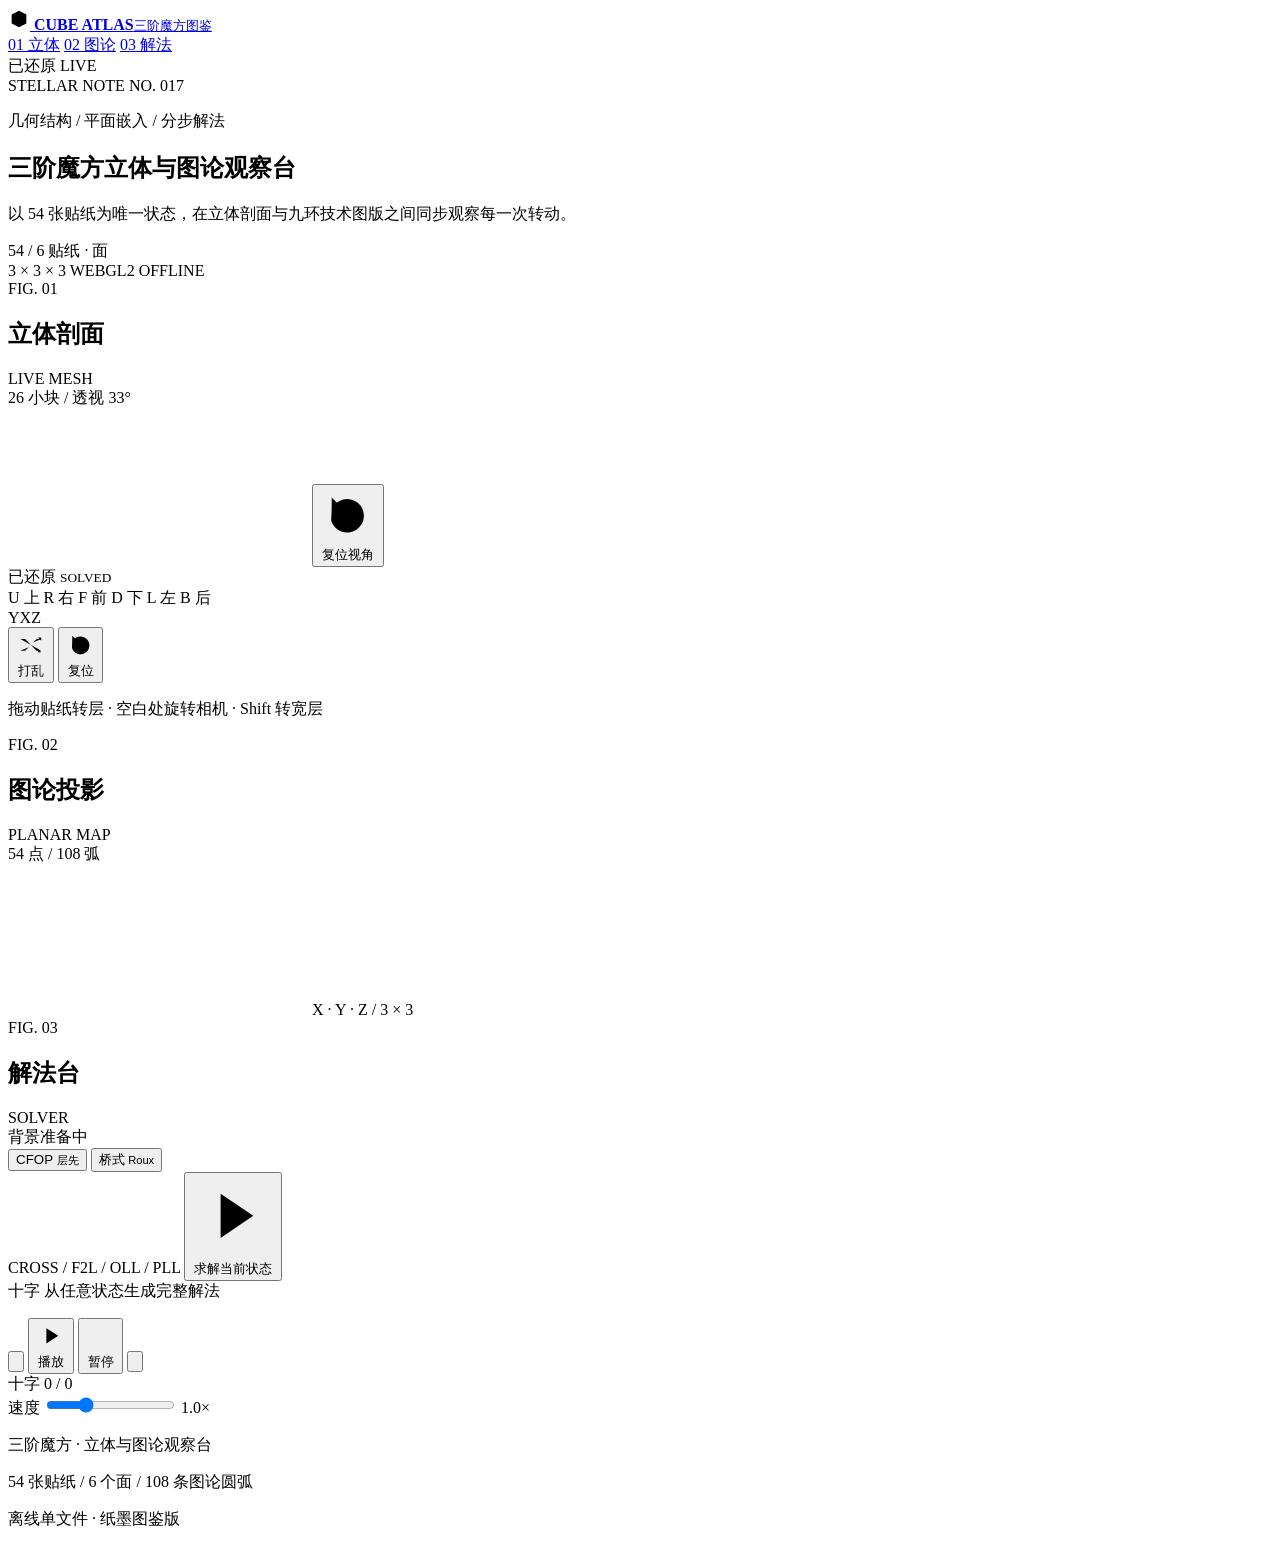
<file: src/index.template.html>
<!doctype html>
<html lang="zh-CN">
<head>
  <meta charset="utf-8">
  <meta name="viewport" content="width=device-width, initial-scale=1, viewport-fit=cover">
  <meta name="color-scheme" content="light">
  <meta name="theme-color" content="#f1e9da">
  <title>三阶魔方 · 立体与图论观察台</title>
  <style>
/*__STYLE__*/
  </style>
</head>
<body>
  <div class="page-shell">
    <header class="site-header" aria-label="页眉">
      <a class="brand" href="#top" aria-label="三阶魔方观察台首页">
        <span class="brand-mark" aria-hidden="true">
          <svg viewBox="0 0 24 24" width="22" height="22"><path d="M4 7.1 12 3l8 4.1v9.8L12 21l-8-4.1Z"/><path d="m4 7.1 8 4.2 8-4.2M12 11.3V21"/></svg>
        </span>
        <span class="brand-copy"><b>CUBE ATLAS</b><small>三阶魔方图鉴</small></span>
      </a>
      <nav class="section-nav" aria-label="章节导航">
        <a href="#mesh">01 立体</a>
        <a href="#map">02 图论</a>
        <a href="#solver">03 解法</a>
      </nav>
      <div class="live-status" title="当前魔方状态">
        <span class="status-lamp" id="statusLamp" aria-hidden="true"></span>
        <span id="headerStatus">已还原</span>
        <span class="live-rule" aria-hidden="true"></span>
        <span class="live-label">LIVE</span>
      </div>
    </header>

    <main id="top">
      <section class="hero" aria-labelledby="pageTitle">
        <div class="hero-index" aria-hidden="true">
          <span>STELLAR NOTE</span>
          <span>NO. 017</span>
        </div>
        <div class="hero-main">
          <div class="hero-title">
            <p class="eyebrow">几何结构 / 平面嵌入 / 分步解法</p>
            <h1 id="pageTitle">三阶魔方<span>立体与图论观察台</span></h1>
          </div>
          <p class="hero-intro">以 54 张贴纸为唯一状态，在立体剖面与九环技术图版之间同步观察每一次转动。</p>
          <div class="seal" aria-label="54 张贴纸，6 个面">
            <span class="seal-number">54 / 6</span>
            <span class="seal-caption">贴纸 · 面</span>
          </div>
        </div>
        <div class="hero-meta" aria-hidden="true">
          <span>3 × 3 × 3</span>
          <span>WEBGL2</span>
          <span>OFFLINE</span>
        </div>
      </section>

      <div class="workbench">
        <section class="panel mesh-panel" id="mesh" aria-labelledby="meshTitle">
          <header class="panel-header">
            <span class="figure-no">FIG. 01</span>
            <div class="panel-name">
              <h2 id="meshTitle">立体剖面</h2>
              <span>LIVE MESH</span>
            </div>
            <span class="panel-meta">26 小块 / 透视 33°</span>
          </header>
          <div class="mesh-stage" id="meshStage">
            <canvas id="cubeCanvas" role="img" aria-label="三阶魔方立体图，当前六面颜色与图论视图同步"></canvas>
            <div class="webgl-fallback" id="webglFallback" hidden>
              <b>三维画布不可用</b>
              <span>当前浏览器未能启动 WebGL 2。图论与求解功能仍可查看。</span>
            </div>
            <button class="view-reset" id="resetView" type="button" aria-label="复位三维视角" title="复位视角">
              <svg aria-hidden="true" viewBox="0 0 20 20"><path d="M4.2 8.1A6 6 0 1 1 4 12"/><path d="M4.2 3.8v4.5h4.5"/></svg>
              <span>复位视角</span>
            </button>
            <div class="solved-seal" id="solvedSeal" aria-live="polite">
              <span>已还原</span>
              <small>SOLVED</small>
            </div>
            <div class="turn-readout" id="turnReadout" aria-live="polite"></div>
            <div class="mesh-legend" aria-label="六面颜色图例">
              <span><i class="color-dot face-U"></i>U 上</span>
              <span><i class="color-dot face-R"></i>R 右</span>
              <span><i class="color-dot face-F"></i>F 前</span>
              <span><i class="color-dot face-D"></i>D 下</span>
              <span><i class="color-dot face-L"></i>L 左</span>
              <span><i class="color-dot face-B"></i>B 后</span>
            </div>
            <div class="mesh-coordinates" aria-hidden="true">
              <span>Y</span><i></i><span>X</span><span>Z</span>
            </div>
          </div>
          <div class="mesh-actions">
            <button class="text-button" id="scrambleButton" type="button">
              <svg aria-hidden="true" viewBox="0 0 20 20"><path d="M3 6h3.2l7.6 8H17M14.8 5H17v2.2M3 14h3.2l2.3-2.4M11.3 8.4 14 6h3M14.8 12.8V15H17"/></svg>
              <span>打乱</span>
            </button>
            <button class="text-button" id="resetButton" type="button">
              <svg aria-hidden="true" viewBox="0 0 20 20"><path d="M4.2 8.1A6 6 0 1 1 4 12"/><path d="M4.2 3.8v4.5h4.5"/></svg>
              <span>复位</span>
            </button>
            <p class="gesture-note">拖动贴纸转层 · 空白处旋转相机 · Shift 转宽层</p>
          </div>
        </section>

        <div class="right-stack">
          <section class="panel graph-panel" id="map" aria-labelledby="mapTitle">
            <header class="panel-header">
              <span class="figure-no">FIG. 02</span>
              <div class="panel-name">
                <h2 id="mapTitle">图论投影</h2>
                <span>PLANAR MAP</span>
              </div>
              <span class="panel-meta">54 点 / 108 弧</span>
            </header>
            <div class="graph-stage">
              <canvas id="graphCanvas" role="img" aria-label="三阶魔方的九环平面嵌入图，显示 54 个贴纸节点、108 条圆弧和六个面簇"></canvas>
              <span class="graph-axis-note" aria-hidden="true">X · Y · Z / 3 × 3</span>
              <div class="graph-turn-note" id="graphTurnNote"></div>
            </div>
          </section>

          <section class="panel solver-panel" id="solver" aria-labelledby="solverTitle">
            <header class="panel-header">
              <span class="figure-no">FIG. 03</span>
              <div class="panel-name">
                <h2 id="solverTitle">解法台</h2>
                <span>SOLVER</span>
              </div>
              <span class="panel-meta" id="solverReady">背景准备中</span>
            </header>
            <div class="solver-body">
              <div class="solver-toolbar">
                <div class="method-switch" role="group" aria-label="选择求解方法">
                  <button type="button" class="method-button active" data-method="CFOP" aria-pressed="true">CFOP <small>层先</small></button>
                  <button type="button" class="method-button" data-method="ROUX" aria-pressed="false">桥式 <small>Roux</small></button>
                </div>
                <span class="method-subtitle" id="methodSubtitle">CROSS / F2L / OLL / PLL</span>
                <button class="solve-button" id="solveButton" type="button">
                  <svg aria-hidden="true" viewBox="0 0 20 20"><path d="M7 4.6v10.8l8-5.4Z"/></svg>
                  <span>求解当前状态</span>
                </button>
              </div>
              <div class="stage-cards" id="stageCards" aria-label="阶段进度"></div>
              <div class="stage-caption" id="stageCaption">
                <span class="caption-chip" id="stageChip">十字</span>
                <span id="stageNote">从任意状态生成完整解法</span>
                <span class="pause-badge" id="pauseBadge" aria-live="polite" hidden>已暂停</span>
              </div>
              <ol class="step-list" id="stepList" tabindex="0" aria-label="求解步骤"></ol>
            </div>
          </section>
        </div>
      </div>

      <section class="playbar" aria-label="播放控制">
        <div class="playbar-progress" aria-hidden="true">
          <div class="stage-ruler" id="stageRuler"></div>
          <div class="play-progress" id="playProgress"></div>
        </div>
        <div class="playbar-main">
          <div class="transport" role="group" aria-label="步骤播放">
            <button class="transport-button" id="prevButton" type="button" aria-label="上一步">
              <svg aria-hidden="true" viewBox="0 0 20 20"><path d="M12.8 4.5 7.2 10l5.6 5.5M6 4.5v11"/></svg>
            </button>
            <button class="transport-button primary" id="playButton" type="button" aria-label="播放">
              <svg aria-hidden="true" viewBox="0 0 20 20"><path d="M7 4.8v10.4L15 10Z"/></svg>
              <span>播放</span>
            </button>
            <button class="transport-button" id="pauseButton" type="button" aria-label="暂停">
              <svg aria-hidden="true" viewBox="0 0 20 20"><path d="M7 4.5v11M13 4.5v11"/></svg>
              <span>暂停</span>
            </button>
            <button class="transport-button" id="nextButton" type="button" aria-label="下一步">
              <svg aria-hidden="true" viewBox="0 0 20 20"><path d="m7.2 4.5 5.6 5.5-5.6 5.5M14 4.5v11"/></svg>
            </button>
          </div>
          <div class="play-readout">
            <span class="progress-stage" id="progressStage">十字</span>
            <span class="step-counter" id="stepCounter" aria-live="polite">0 / 0</span>
          </div>
          <label class="speed-control" for="speedSlider">
            <span>速度</span>
            <input id="speedSlider" type="range" min="0.2" max="3" step="0.1" value="1" aria-label="播放速度，0.2 倍至 3 倍">
            <output id="speedValue" for="speedSlider">1.0×</output>
          </label>
        </div>
      </section>
    </main>

    <footer class="site-footer">
      <p>三阶魔方 · 立体与图论观察台</p>
      <p>54 张贴纸 / 6 个面 / 108 条图论圆弧</p>
      <p>离线单文件 · 纸墨图鉴版</p>
    </footer>
  </div>
  <div class="sr-only" id="liveAnnouncer" aria-live="polite"></div>
  <script>
/*__SCRIPT__*/
  </script>
</body>
</html>
</file>
